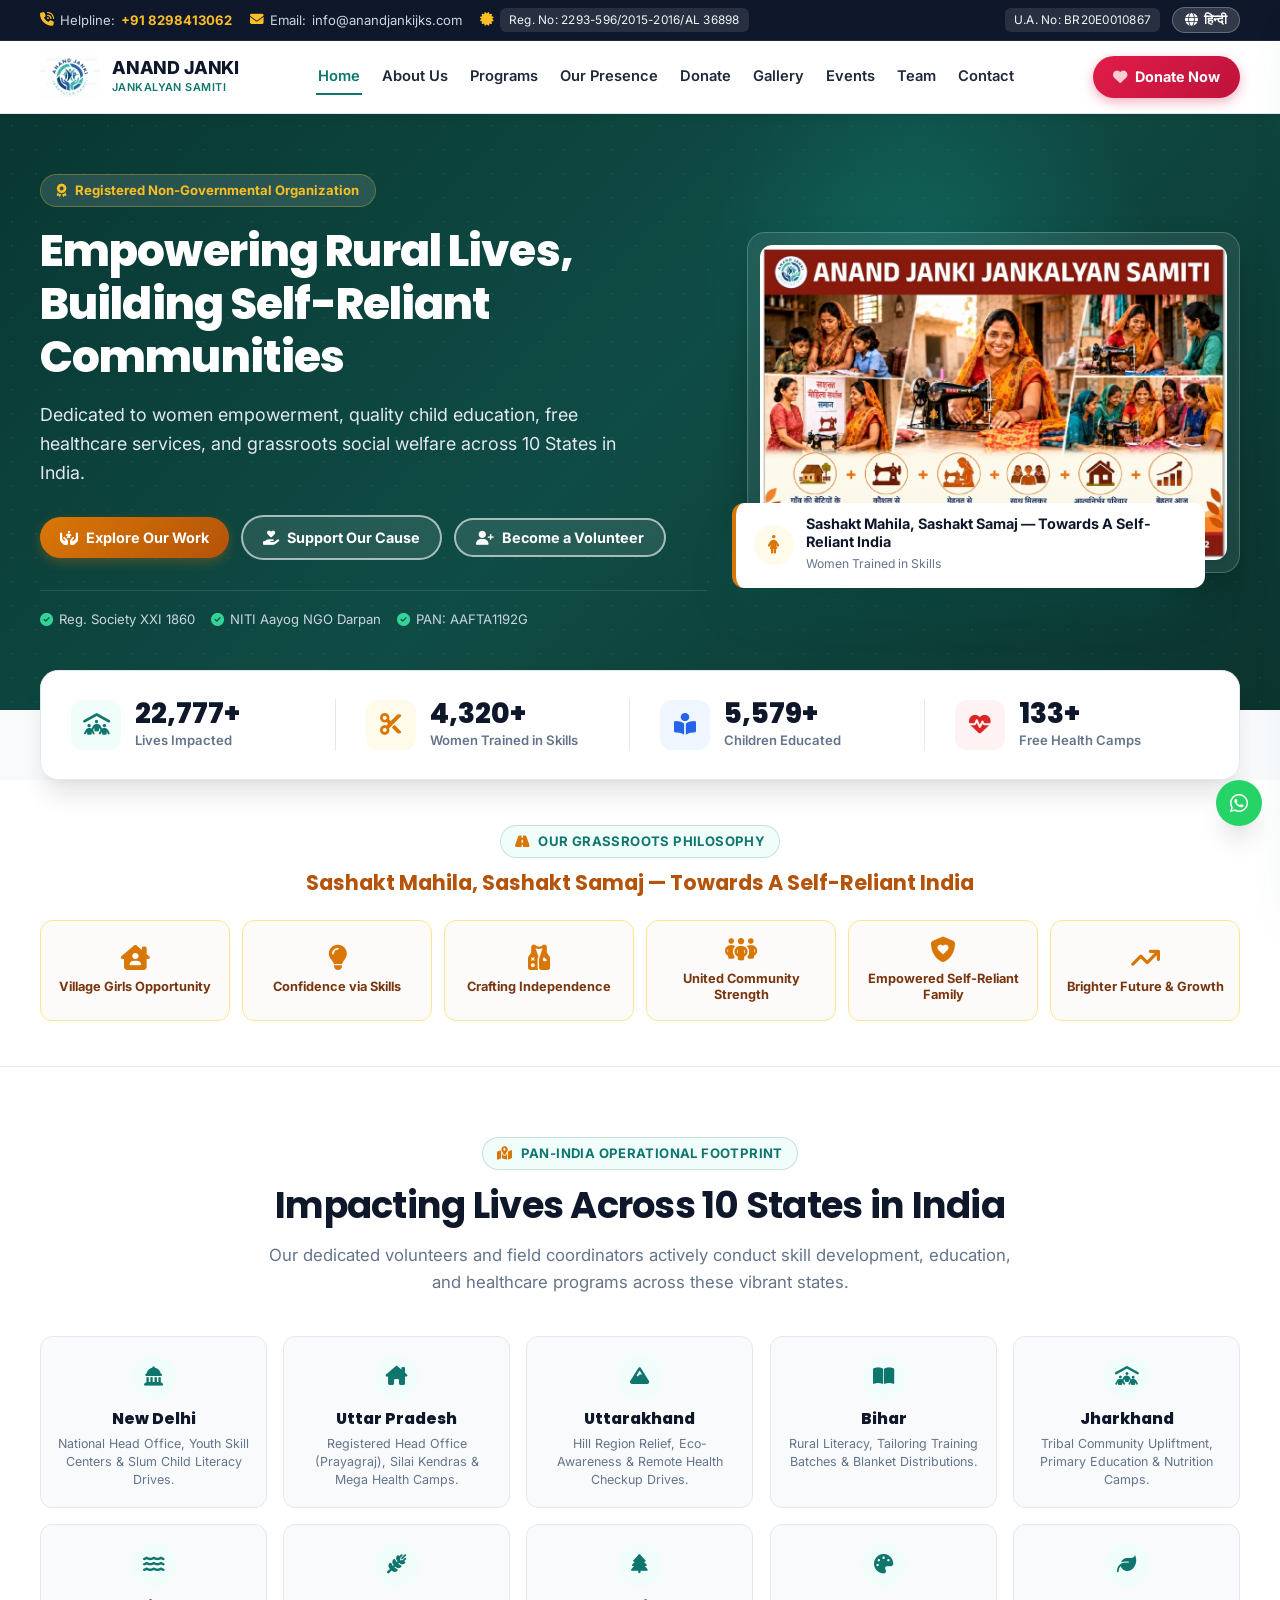
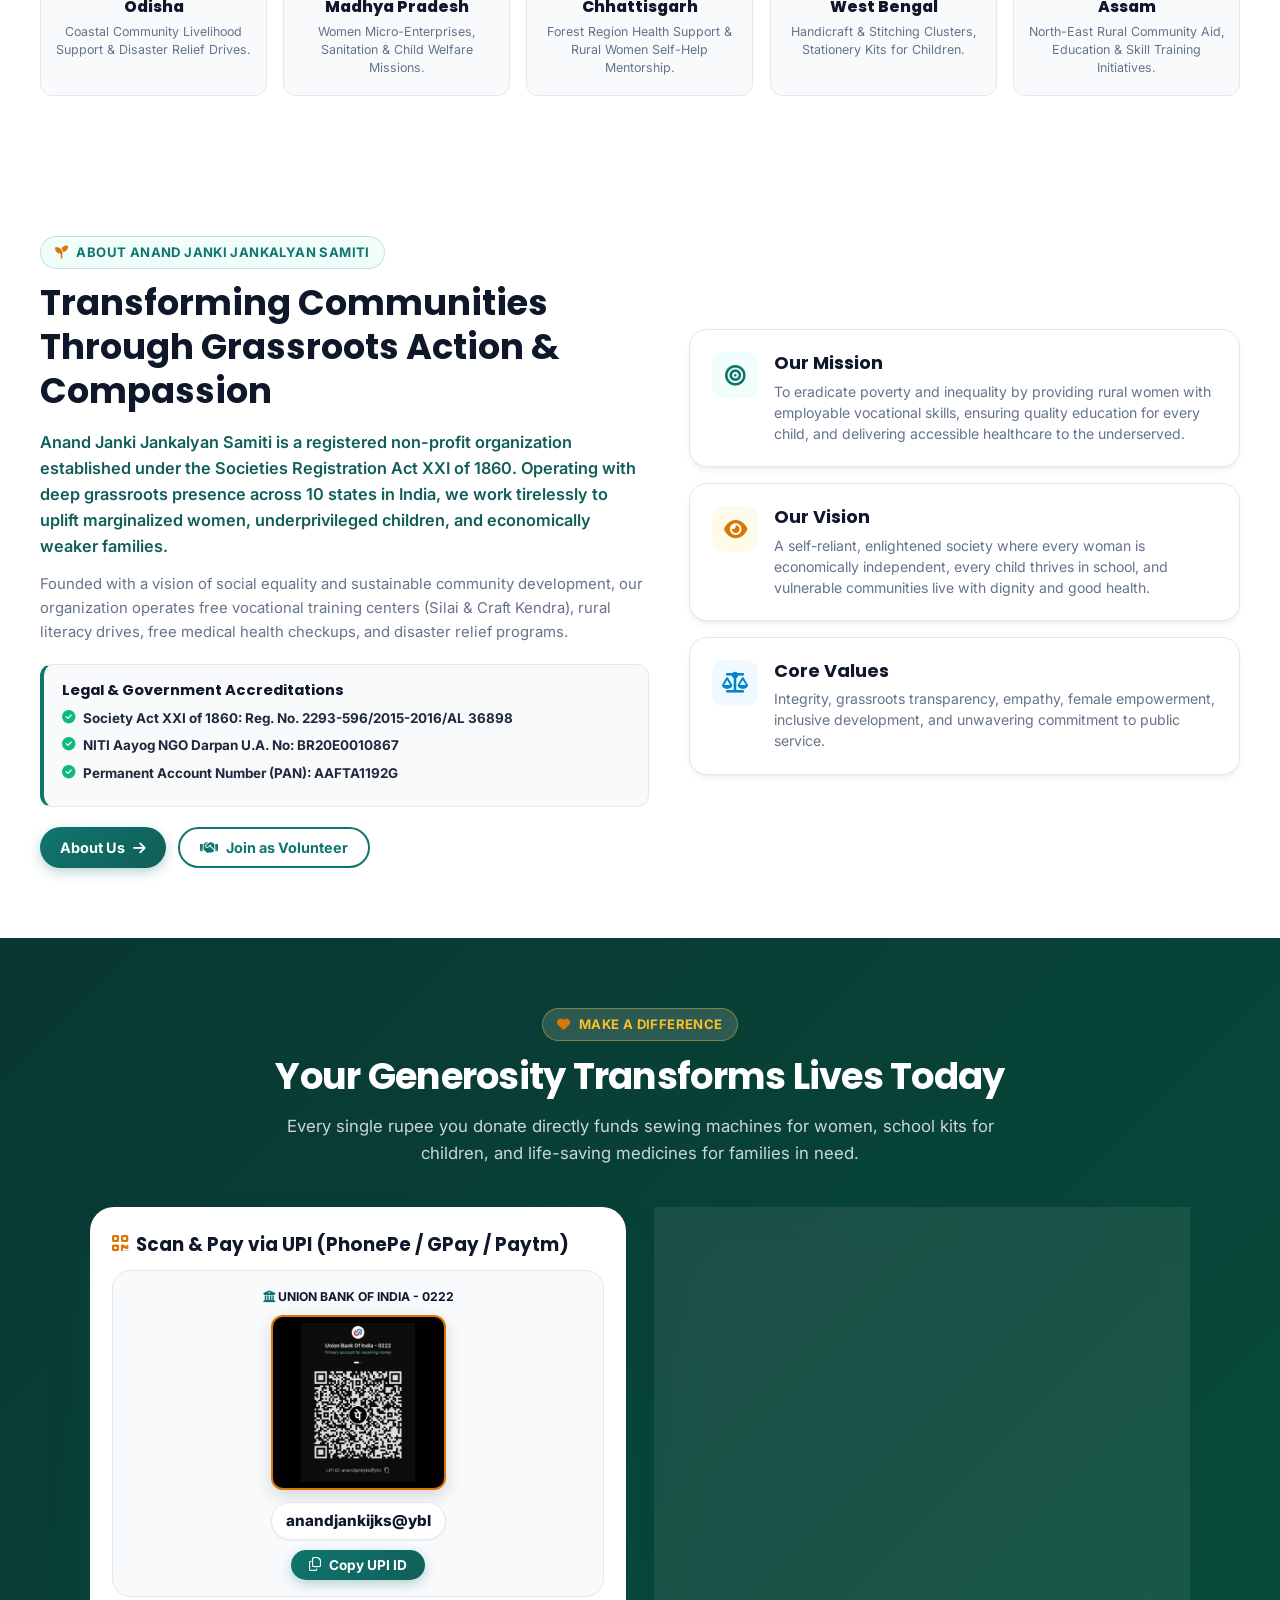
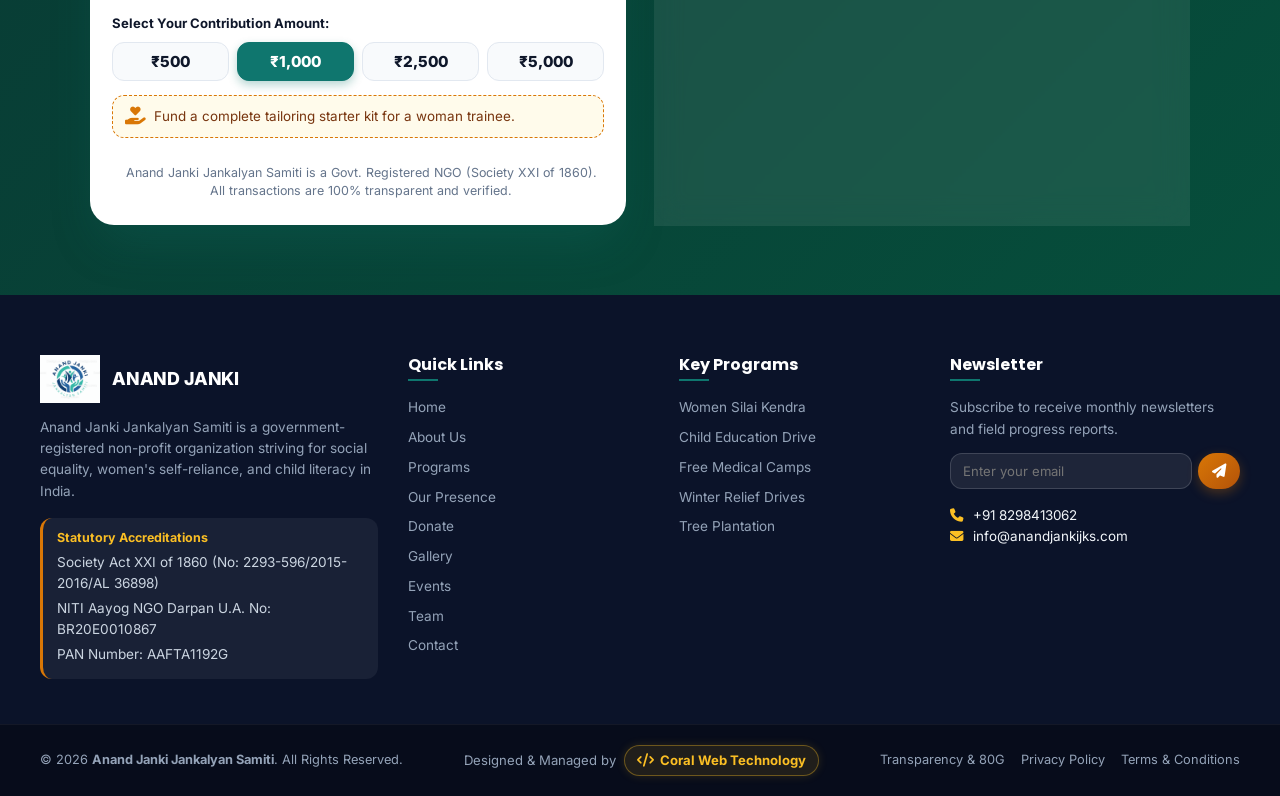
<file: index.html>
<!DOCTYPE html>
<html lang="en">
<head>
  <meta charset="UTF-8">
  <meta name="viewport" content="width=device-width, initial-scale=1.0">
  <title>Anand Janki Jankalyan Samiti | Registered Non-Profit NGO</title>
  
  <!-- SEO Meta Tags -->
  <meta name="description" content="Anand Janki Jankalyan Samiti is a registered Indian NGO dedicated to women empowerment through vocational silai training, free child education, healthcare camps, and rural community development across 10 States.">
  <meta name="keywords" content="Anand Janki Jankalyan Samiti, NGO, Union Bank of India, Women Empowerment, Silai Kendra, Child Education, Free Health Camp, Prayagraj, New Delhi, Bihar, Jharkhand, Odisha, Uttarakhand, Assam, Society Act 1860">
  <meta name="author" content="Anand Janki Jankalyan Samiti">

  <!-- OpenGraph Meta Tags -->
  <meta property="og:title" content="Anand Janki Jankalyan Samiti | Empowering Communities Across 10 States">
  <meta property="og:description" content="Join our mission to empower rural women with vocational skills, educate underprivileged children, and provide accessible healthcare across 10 states in India.">
  <meta property="og:image" content="assets/images/banner.jpg">
  <meta property="og:type" content="website">

  <!-- Fonts & Icons -->
  <link rel="preconnect" href="https://fonts.googleapis.com">
  <link rel="preconnect" href="https://fonts.gstatic.com" crossorigin>
  <link href="https://fonts.googleapis.com/css2?family=Inter:wght@400;500;600;700;800&family=Noto+Sans+Devanagari:wght@400;500;600;700;800&family=Poppins:wght@500;600;700;800&display=swap" rel="stylesheet">
  <link rel="stylesheet" href="https://cdnjs.cloudflare.com/ajax/libs/font-awesome/6.5.1/css/all.min.css">

  <link rel="stylesheet" href="css/animations.css">
  <link rel="stylesheet" href="css/style.css">
  <link rel="icon" type="image/png" href="assets/images/logo.png">
</head>
<body>

  <!-- ================= TOP UTILITY BAR ================= -->
  <aside class="top-bar">
    <div class="container">
      <div class="top-bar-inner">
        <div class="top-bar-info">
          <div class="top-bar-item">
            <i class="fa-solid fa-phone-volume"></i>
            <span data-i18n="topbar.helpline">Helpline:</span>
            <a href="tel:+918298413062" style="font-weight: 700; color: #fbbf24;">+91 8298413062</a>
          </div>
          <div class="top-bar-item d-none-mobile">
            <i class="fa-solid fa-envelope"></i>
            <span data-i18n="topbar.email">Email:</span>
            <a href="mailto:info@anandjankijks.com">info@anandjankijks.com</a>
          </div>
          <div class="top-bar-item d-none-mobile">
            <i class="fa-solid fa-certificate"></i>
            <span class="reg-pill" data-i18n="topbar.regNo">Reg. No: 2293-596/2015-2016/AL 36898</span>
          </div>
        </div>

        <div class="top-bar-actions">
          <span class="reg-pill d-none-mobile" data-i18n="topbar.uaNo">U.A. No: BR20E0010867</span>
          <button id="langSwitchBtn" class="lang-switch-btn" aria-label="Toggle Language English/Hindi" title="Switch Language">
            <i class="fa-solid fa-globe"></i>
            <span data-i18n="topbar.langBtn">हिन्दी</span>
          </button>
        </div>
      </div>
    </div>
  </aside>

  <!-- ================= STICKY HEADER & NAVBAR ================= -->
  <header id="siteHeader" class="site-header">
    <div class="container">
      <div class="header-inner">
        <a href="index.html" class="brand-logo" aria-label="Anand Janki Jankalyan Samiti Homepage">
          <img src="assets/images/logo.png" alt="Anand Janki Jankalyan Samiti Logo" width="48" height="48">
          <div class="brand-text">
            <span class="brand-name">ANAND JANKI</span>
            <span class="brand-sub">JANKALYAN SAMITI</span>
          </div>
        </a>

        <nav class="nav-links" aria-label="Primary Navigation">
          <a href="index.html" class="nav-link active" data-i18n="nav.home">Home</a>
          <a href="about.html" class="nav-link" data-i18n="nav.about">About Us</a>
          <a href="programs.html" class="nav-link" data-i18n="nav.programs">Programs</a>
          <a href="#presence" class="nav-link" data-i18n="nav.presence">Our Presence</a>
          <a href="donate.html" class="nav-link" data-i18n="nav.donate">Donate</a>
          <a href="gallery.html" class="nav-link" data-i18n="nav.gallery">Gallery</a>
          <a href="events.html" class="nav-link" data-i18n="nav.events">Events</a>
          <a href="team.html" class="nav-link" data-i18n="nav.team">Team</a>
          <a href="contact.html" class="nav-link" data-i18n="nav.contact">Contact</a>
        </nav>

        <div class="header-cta-group">
          <a href="donate.html" class="btn btn-donate">
            <i class="fa-solid fa-heart heart-beat"></i>
            <span data-i18n="nav.donateBtn">Donate Now</span>
          </a>
          <button id="mobileToggleBtn" class="mobile-toggle-btn" aria-label="Open Navigation Menu">
            <i class="fa-solid fa-bars-staggered"></i>
          </button>
        </div>
      </div>
    </div>
  </header>

  <!-- ================= MOBILE NAVIGATION DRAWER ================= -->
  <div id="mobileNavOverlay" class="mobile-nav-overlay"></div>
  <aside id="mobileNavDrawer" class="mobile-nav-drawer" aria-label="Mobile Navigation Menu">
    <div class="drawer-header">
      <div class="brand-logo">
        <img src="assets/images/logo.png" alt="Logo" width="38" height="38">
        <span class="brand-name" style="font-size: 0.95rem;">ANAND JANKI</span>
      </div>
      <button id="drawerCloseBtn" class="drawer-close-btn" aria-label="Close Menu">
        <i class="fa-solid fa-xmark"></i>
      </button>
    </div>

    <div class="drawer-links">
      <a href="index.html" class="drawer-link active"><span data-i18n="nav.home">Home</span> <i class="fa-solid fa-chevron-right"></i></a>
      <a href="about.html" class="drawer-link"><span data-i18n="nav.about">About Us</span> <i class="fa-solid fa-chevron-right"></i></a>
      <a href="programs.html" class="drawer-link"><span data-i18n="nav.programs">Programs</span> <i class="fa-solid fa-chevron-right"></i></a>
      <a href="donate.html" class="drawer-link"><span data-i18n="nav.donate">Donate</span> <i class="fa-solid fa-chevron-right"></i></a>
      <a href="gallery.html" class="drawer-link"><span data-i18n="nav.gallery">Gallery</span> <i class="fa-solid fa-chevron-right"></i></a>
      <a href="events.html" class="drawer-link"><span data-i18n="nav.events">Events</span> <i class="fa-solid fa-chevron-right"></i></a>
      <a href="team.html" class="drawer-link"><span data-i18n="nav.team">Team</span> <i class="fa-solid fa-chevron-right"></i></a>
      <a href="contact.html" class="drawer-link"><span data-i18n="nav.contact">Contact</span> <i class="fa-solid fa-chevron-right"></i></a>
    </div>

    <div style="margin-top: auto; display: flex; flex-direction: column; gap: 10px;">
      <button id="langSwitchBtnMobile" class="btn btn-outline" style="width: 100%;">
        <i class="fa-solid fa-globe"></i>
        <span data-i18n="topbar.langBtn">हिन्दी</span>
      </button>
      <a href="donate.html" class="btn btn-donate" style="width: 100%;">
        <i class="fa-solid fa-heart"></i>
        <span data-i18n="nav.donateBtn">Donate Now</span>
      </a>
    </div>
  </aside>

  <!-- ================= 1. HERO SECTION ================= -->
  <section id="home" class="hero-section">
    <div class="hero-pattern-bg"></div>
    <div class="hero-glow"></div>

    <div class="container">
      <div class="hero-grid">
        <div class="hero-content-left reveal-left">
          <div class="hero-badge-tag">
            <i class="fa-solid fa-award"></i>
            <span data-i18n="hero.badge">Registered Non-Governmental Organization</span>
          </div>

          <h1 class="hero-title" data-i18n="hero.title">
            Empowering Rural Lives, Building Self-Reliant Communities
          </h1>

          <p class="hero-subtitle" data-i18n="hero.subtitle">
            Dedicated to women empowerment, quality child education, free healthcare services, and grassroots social welfare across 10 States in India.
          </p>

          <div class="hero-cta-buttons">
            <a href="programs.html" class="btn btn-secondary">
              <i class="fa-solid fa-hands-holding-child"></i>
              <span data-i18n="hero.ctaExplore">Explore Our Work</span>
            </a>
            <a href="donate.html" class="btn btn-outline-white">
              <i class="fa-solid fa-hand-holding-heart"></i>
              <span data-i18n="hero.ctaDonate">Support Our Cause</span>
            </a>
            <button class="btn btn-outline-white open-volunteer-modal">
              <i class="fa-solid fa-user-plus"></i>
              <span data-i18n="hero.ctaVolunteer">Become a Volunteer</span>
            </button>
          </div>

          <div class="hero-trust-row">
            <div class="trust-item">
              <i class="fa-solid fa-circle-check"></i>
              <span>Reg. Society XXI 1860</span>
            </div>
            <div class="trust-item">
              <i class="fa-solid fa-circle-check"></i>
              <span>NITI Aayog NGO Darpan</span>
            </div>
            <div class="trust-item">
              <i class="fa-solid fa-circle-check"></i>
              <span>PAN: AAFTA1192G</span>
            </div>
          </div>
        </div>

        <div class="hero-card-showcase reveal-right">
          <div class="hero-main-card">
            <div class="hero-img-wrap">
              <img src="assets/images/banner.jpg" alt="Anand Janki Jankalyan Samiti Women Empowerment & Silai Kendra Banner">
            </div>
          </div>

          <div class="hero-floating-card">
            <div class="floating-icon">
              <i class="fa-solid fa-person-dress"></i>
            </div>
            <div class="floating-text">
              <strong data-i18n="banner.title">Sashakt Mahila, Sashakt Samaj</strong>
              <span data-i18n="hero.stat2.label">Women Trained in Skills</span>
            </div>
          </div>
        </div>
      </div>
    </div>
  </section>

  <!-- ================= QUICK STATS COUNTER STRIP ================= -->
  <section id="statsCounterSection" class="container">
    <div class="stats-strip reveal">
      <div class="stats-grid">
        <div class="stat-item">
          <div class="stat-icon">
            <i class="fa-solid fa-people-roof"></i>
          </div>
          <div class="stat-content">
            <div class="stat-number counter-val" data-target="25000" data-suffix="+">25,000+</div>
            <div class="stat-label" data-i18n="hero.stat1.label">Lives Impacted</div>
          </div>
        </div>

        <div class="stat-item">
          <div class="stat-icon" style="background: var(--secondary-soft); color: var(--secondary);">
            <i class="fa-solid fa-scissors"></i>
          </div>
          <div class="stat-content">
            <div class="stat-number counter-val" data-target="4800" data-suffix="+">4,800+</div>
            <div class="stat-label" data-i18n="hero.stat2.label">Women Trained in Skills</div>
          </div>
        </div>

        <div class="stat-item">
          <div class="stat-icon" style="background: #eff6ff; color: #2563eb;">
            <i class="fa-solid fa-book-open-reader"></i>
          </div>
          <div class="stat-content">
            <div class="stat-number counter-val" data-target="6200" data-suffix="+">6,200+</div>
            <div class="stat-label" data-i18n="hero.stat3.label">Children Educated</div>
          </div>
        </div>

        <div class="stat-item">
          <div class="stat-icon" style="background: #fef2f2; color: #dc2626;">
            <i class="fa-solid fa-heart-pulse"></i>
          </div>
          <div class="stat-content">
            <div class="stat-number counter-val" data-target="150" data-suffix="+">150+</div>
            <div class="stat-label" data-i18n="hero.stat4.label">Free Health Camps</div>
          </div>
        </div>
      </div>
    </div>
  </section>

  <!-- ================= 6-PILLAR PROGRESSION BANNER STRIP ================= -->
  <section class="progression-section">
    <div class="container">
      <div class="progression-header reveal">
        <span class="section-badge"><i class="fa-solid fa-road"></i> Our Grassroots Philosophy</span>
        <h3 data-i18n="banner.title">सशक्त महिला, सशक्त समाज — आत्मनिर्भर भारत की ओर कदम</h3>
      </div>

      <div class="progression-steps">
        <div class="step-card reveal delay-100">
          <i class="fa-solid fa-house-chimney-user step-icon"></i>
          <span class="step-text" data-i18n="banner.step1">गाँव की बेटियों के लिए बेहतर अवसर</span>
        </div>
        <div class="step-card reveal delay-200">
          <i class="fa-solid fa-lightbulb step-icon"></i>
          <span class="step-text" data-i18n="banner.step2">कौशल से नया आत्मविश्वास</span>
        </div>
        <div class="step-card reveal delay-300">
          <i class="fa-solid fa-vest-patches step-icon"></i>
          <span class="step-text" data-i18n="banner.step3">मेहनत से हुनर का विकास</span>
        </div>
        <div class="step-card reveal delay-400">
          <i class="fa-solid fa-people-group step-icon"></i>
          <span class="step-text" data-i18n="banner.step4">साथ मिलकर बढ़ती ताकत</span>
        </div>
        <div class="step-card reveal delay-500">
          <i class="fa-solid fa-shield-heart step-icon"></i>
          <span class="step-text" data-i18n="banner.step5">आत्मनिर्भर परिवार और सशक्त समाज</span>
        </div>
        <div class="step-card reveal">
          <i class="fa-solid fa-arrow-trend-up step-icon"></i>
          <span class="step-text" data-i18n="banner.step6">बेहतर आज और उज्ज्वल कल</span>
        </div>
      </div>
    </div>
  </section>

  <!-- ================= PAN-INDIA 10-STATE PRESENCE SECTION ================= -->
  <section id="presence" class="presence-section section-padding">
    <div class="container">
      <div class="section-header reveal">
        <span class="section-badge">
          <i class="fa-solid fa-map-location-dot"></i>
          <span data-i18n="presence.badge">Pan-India Operational Footprint</span>
        </span>
        <h2 class="section-title" data-i18n="presence.title">Impacting Lives Across 10 States in India</h2>
        <p class="section-subtitle" data-i18n="presence.subtitle">
          Our dedicated volunteers and field coordinators actively conduct skill development, education, and healthcare programs across these vibrant states.
        </p>
      </div>

      <div class="presence-grid">
        <!-- 1. New Delhi -->
        <div class="state-card reveal delay-100">
          <div class="state-icon-box"><i class="fa-solid fa-landmark-dome"></i></div>
          <h4 class="state-title" data-i18n="presence.state1.name">New Delhi</h4>
          <p class="state-desc" data-i18n="presence.state1.desc">National Head Office, Youth Skill Centers & Slum Child Literacy Drives.</p>
        </div>

        <!-- 2. Uttar Pradesh -->
        <div class="state-card reveal delay-200">
          <div class="state-icon-box"><i class="fa-solid fa-house-chimney"></i></div>
          <h4 class="state-title" data-i18n="presence.state2.name">Uttar Pradesh</h4>
          <p class="state-desc" data-i18n="presence.state2.desc">Registered Head Office (Prayagraj), Silai Kendras & Mega Health Camps.</p>
        </div>

        <!-- 3. Uttarakhand -->
        <div class="state-card reveal delay-300">
          <div class="state-icon-box"><i class="fa-solid fa-mountain"></i></div>
          <h4 class="state-title" data-i18n="presence.state3.name">Uttarakhand</h4>
          <p class="state-desc" data-i18n="presence.state3.desc">Hill Region Relief, Eco-Awareness & Remote Health Checkup Drives.</p>
        </div>

        <!-- 4. Bihar -->
        <div class="state-card reveal delay-400">
          <div class="state-icon-box"><i class="fa-solid fa-book-open"></i></div>
          <h4 class="state-title" data-i18n="presence.state4.name">Bihar</h4>
          <p class="state-desc" data-i18n="presence.state4.desc">Rural Literacy, Tailoring Training Batches & Blanket Distributions.</p>
        </div>

        <!-- 5. Jharkhand -->
        <div class="state-card reveal delay-500">
          <div class="state-icon-box"><i class="fa-solid fa-people-roof"></i></div>
          <h4 class="state-title" data-i18n="presence.state5.name">Jharkhand</h4>
          <p class="state-desc" data-i18n="presence.state5.desc">Tribal Community Upliftment, Primary Education & Nutrition Camps.</p>
        </div>

        <!-- 6. Odisha -->
        <div class="state-card reveal delay-100">
          <div class="state-icon-box"><i class="fa-solid fa-water"></i></div>
          <h4 class="state-title" data-i18n="presence.state6.name">Odisha</h4>
          <p class="state-desc" data-i18n="presence.state6.desc">Coastal Community Livelihood Support & Disaster Relief Drives.</p>
        </div>

        <!-- 7. Madhya Pradesh -->
        <div class="state-card reveal delay-200">
          <div class="state-icon-box"><i class="fa-solid fa-wheat-awn"></i></div>
          <h4 class="state-title" data-i18n="presence.state7.name">Madhya Pradesh</h4>
          <p class="state-desc" data-i18n="presence.state7.desc">Women Micro-Enterprises, Sanitation & Child Welfare Missions.</p>
        </div>

        <!-- 8. Chhattisgarh -->
        <div class="state-card reveal delay-300">
          <div class="state-icon-box"><i class="fa-solid fa-tree"></i></div>
          <h4 class="state-title" data-i18n="presence.state8.name">Chhattisgarh</h4>
          <p class="state-desc" data-i18n="presence.state8.desc">Forest Region Health Support & Rural Women Self-Help Mentorship.</p>
        </div>

        <!-- 9. West Bengal -->
        <div class="state-card reveal delay-400">
          <div class="state-icon-box"><i class="fa-solid fa-palette"></i></div>
          <h4 class="state-title" data-i18n="presence.state9.name">West Bengal</h4>
          <p class="state-desc" data-i18n="presence.state9.desc">Handicraft & Stitching Clusters, Stationery Kits for Children.</p>
        </div>

        <!-- 10. Assam -->
        <div class="state-card reveal delay-500">
          <div class="state-icon-box"><i class="fa-solid fa-leaf"></i></div>
          <h4 class="state-title" data-i18n="presence.state10.name">Assam</h4>
          <p class="state-desc" data-i18n="presence.state10.desc">North-East Rural Community Aid, Education & Skill Training Initiatives.</p>
        </div>
      </div>
    </div>
  </section>

  <!-- ================= ABOUT US PREVIEW ================= -->
  <section class="about-section section-padding">
    <div class="container">
      <div class="about-grid">
        <div class="about-content-left reveal-left">
          <span class="section-badge">
            <i class="fa-solid fa-seedling"></i>
            <span data-i18n="about.badge">About Anand Janki Jankalyan Samiti</span>
          </span>

          <h2 data-i18n="about.title">Transforming Communities Through Grassroots Action & Compassion</h2>

          <p class="about-lead" data-i18n="about.lead">
            Anand Janki Jankalyan Samiti is a registered non-profit organization established under the Societies Registration Act XXI of 1860. Operating with deep grassroots presence across 10 states in India, we work tirelessly to uplift marginalized women, underprivileged children, and economically weaker families.
          </p>

          <p class="about-text" data-i18n="about.p1">
            Founded with a vision of social equality and sustainable community development, our organization operates free vocational training centers (Silai & Craft Kendra), rural literacy drives, free medical health checkups, and disaster relief programs.
          </p>

          <div class="legal-badges-box">
            <h4 data-i18n="about.regTitle"><i class="fa-solid fa-file-circle-check"></i> Legal & Government Accreditations</h4>
            <div class="legal-item">
              <i class="fa-solid fa-circle-check"></i>
              <strong data-i18n="about.reg1">Society Act XXI of 1860: Reg. No. 2293-596/2015-2016/AL 36898</strong>
            </div>
            <div class="legal-item">
              <i class="fa-solid fa-circle-check"></i>
              <strong data-i18n="about.reg2">NITI Aayog NGO Darpan U.A. No: BR20E0010867</strong>
            </div>
            <div class="legal-item">
              <i class="fa-solid fa-circle-check"></i>
              <strong data-i18n="about.reg3">Permanent Account Number (PAN): AAFTA1192G</strong>
            </div>
          </div>

          <div style="display: flex; gap: 12px; margin-top: 20px; flex-wrap: wrap;">
            <a href="about.html" class="btn btn-primary">
              <span data-i18n="nav.about">Learn More About Us</span> <i class="fa-solid fa-arrow-right"></i>
            </a>
            <button class="btn btn-outline open-volunteer-modal">
              <i class="fa-solid fa-handshake"></i>
              <span data-i18n="nav.volunteerBtn">Join as Volunteer</span>
            </button>
          </div>
        </div>

        <div class="about-cards-right reveal-right">
          <div class="about-card">
            <div class="about-card-icon">
              <i class="fa-solid fa-bullseye"></i>
            </div>
            <div class="about-card-body">
              <h3 data-i18n="about.card1.title">Our Mission</h3>
              <p data-i18n="about.card1.desc">
                To eradicate poverty and inequality by providing rural women with employable vocational skills, ensuring quality education for every child, and delivering accessible healthcare.
              </p>
            </div>
          </div>

          <div class="about-card">
            <div class="about-card-icon">
              <i class="fa-solid fa-eye"></i>
            </div>
            <div class="about-card-body">
              <h3 data-i18n="about.card2.title">Our Vision</h3>
              <p data-i18n="about.card2.desc">
                A self-reliant, enlightened society where every woman is economically independent, every child thrives in school, and vulnerable communities live with dignity.
              </p>
            </div>
          </div>

          <div class="about-card">
            <div class="about-card-icon">
              <i class="fa-solid fa-scale-balanced"></i>
            </div>
            <div class="about-card-body">
              <h3 data-i18n="about.card3.title">Core Values</h3>
              <p data-i18n="about.card3.desc">
                Integrity, grassroots transparency, empathy, female empowerment, inclusive development, and unwavering commitment to public service.
              </p>
            </div>
          </div>
        </div>
      </div>
    </div>
  </section>

  <!-- ================= DONATION & UNION BANK SECTION WITH OFFICIAL QR ================= -->
  <section class="donate-section section-padding">
    <div class="container">
      <div class="section-header reveal">
        <span class="section-badge" style="background: rgba(255,255,255,0.15); color: #fbbf24; border-color: rgba(251,191,36,0.4);">
          <i class="fa-solid fa-heart"></i>
          <span data-i18n="donate.badge">Make A Difference</span>
        </span>
        <h2 class="section-title" data-i18n="donate.title">Your Generosity Transforms Lives Today</h2>
        <p class="section-subtitle" data-i18n="donate.subtitle">
          Every single rupee you donate directly funds sewing machines for women, school kits for children, and life-saving medicines for families in need.
        </p>
      </div>

      <div class="donate-grid">
        <!-- Left Card: Direct UPI & Official PhonePe QR -->
        <div class="donation-interactive-card reveal-left">
          <div>
            <h3><i class="fa-solid fa-qrcode"></i> <span data-i18n="donate.upiTitle">Scan & Pay via UPI App</span></h3>
            
            <div class="qr-scan-wrapper">
              <div style="font-size: 0.76rem; font-weight: 700; color: var(--navy); margin-bottom: 8px;">
                <i class="fa-solid fa-building-columns" style="color: var(--primary);"></i> UNION BANK OF INDIA - 0222
              </div>
              <div class="qr-image-container">
                <img src="assets/images/qr-code.png" alt="Union Bank PhonePe QR Code - Anand Janki Jankalyan Samiti">
              </div>
              <div class="upi-id-badge">anandjankijks@ybl</div>
              <div>
                <button class="btn btn-primary btn-copy-upi" style="padding: 7px 18px; font-size: 0.85rem;">
                  <i class="fa-regular fa-copy"></i> <span data-i18n="donate.copyUpi">Copy UPI ID</span>
                </button>
              </div>
            </div>

            <div style="margin-top: 14px;">
              <label style="font-size: 0.82rem; font-weight: 700; color: var(--navy); display: block; margin-bottom: 8px;" data-i18n="donate.chooseAmount">Quick Contribution Amount:</label>
              <div class="amount-selector-grid">
                <button class="amount-btn" data-amount="500">₹500</button>
                <button class="amount-btn active" data-amount="1000">₹1,000</button>
                <button class="amount-btn" data-amount="2500">₹2,500</button>
                <button class="amount-btn" data-amount="5000">₹5,000</button>
              </div>

              <div class="amount-description-box">
                <i class="fa-solid fa-hand-holding-heart"></i>
                <span id="donationImpactDesc">Fund a complete tailoring starter kit for a woman trainee.</span>
              </div>
            </div>
          </div>

          <div class="tax-badge-note">
            <i class="fa-solid fa-shield-check"></i>
            <span data-i18n="donate.taxNote">
              Anand Janki Jankalyan Samiti is a Govt. Registered NGO (Society XXI of 1860). All transactions are 100% transparent and verified.
            </span>
          </div>
        </div>

        <!-- Right Card: Direct Bank Account Transfer -->
        <div class="donation-bank-info-card reveal-right">
          <div>
            <div class="bank-card-section">
              <h4 data-i18n="donate.bankTitle"><i class="fa-solid fa-building-columns"></i> Direct Bank Account Details</h4>
              <ul class="bank-details-list">
                <li><strong data-i18n="donate.bankName">Bank Name: UNION BANK OF INDIA</strong></li>
                <li><strong data-i18n="donate.accName">Account Name: Anand Janki Jankalyan Samiti</strong></li>
                <li><span data-i18n="donate.accNo">Account Number: 195721010000222</span></li>
                <li><span data-i18n="donate.ifsc">IFSC Code: UBIN0919578</span></li>
                <li><span data-i18n="donate.branch">Branch: Primary Operational Account</span></li>
              </ul>

              <button class="copy-btn btn-copy-bank" style="width: 100%; margin-top: 12px; padding: 10px; font-size: 0.84rem;">
                <i class="fa-regular fa-copy"></i>
                <span data-i18n="donate.copyAcc">Copy All Bank Details</span>
              </button>
            </div>

            <div class="receipt-note-box">
              <h5><i class="fa-solid fa-envelope-circle-check"></i> Instant Receipt Confirmation:</h5>
              <p>
                Please WhatsApp your payment transaction screenshot along with your Full Name and City to <strong>+91 8298413062</strong> or email to <strong>info@anandjankijks.com</strong> for immediate acknowledgment.
              </p>
            </div>
          </div>

          <div style="margin-top: 16px; text-align: center;">
            <a href="https://wa.me/918298413062?text=Hello%20Anand%20Janki%20Jankalyan%20Samiti,%20I%20have%20made%20a%20donation" target="_blank" class="btn btn-secondary" style="width: 100%; padding: 11px;">
              <i class="fa-brands fa-whatsapp"></i> Send Receipt on WhatsApp
            </a>
          </div>
        </div>
      </div>
    </div>
  </section>

  <!-- ================= FOOTER ================= -->
  <footer class="site-footer">
    <div class="container">
      <div class="footer-grid">
        <div class="footer-brand">
          <div class="brand-logo" style="margin-bottom: 14px;">
            <img src="assets/images/logo.png" alt="Logo" width="44" height="44">
            <span class="brand-name" style="color: #ffffff;">ANAND JANKI</span>
          </div>
          <p data-i18n="footer.desc">
            Anand Janki Jankalyan Samiti is a government-registered non-profit organization striving for social equality, women's self-reliance, and child literacy in India.
          </p>
          <div class="footer-legal-tag">
            <strong style="color: #fbbf24; display: block; margin-bottom: 4px;" data-i18n="footer.regInfoTitle">Statutory Accreditations</strong>
            <p data-i18n="footer.reg1">Society Act XXI of 1860 (No: 2293-596/2015-2016/AL 36898)</p>
            <p data-i18n="footer.reg2">NITI Aayog NGO Darpan U.A. No: BR20E0010867</p>
            <p data-i18n="footer.reg3">PAN Number: AAFTA1192G</p>
          </div>
        </div>

        <div class="footer-column">
          <h4 data-i18n="footer.quickLinks">Quick Links</h4>
          <div class="footer-links">
            <a href="index.html" data-i18n="nav.home">Home</a>
            <a href="about.html" data-i18n="nav.about">About Us</a>
            <a href="programs.html" data-i18n="nav.programs">Our Programs</a>
            <a href="#presence" data-i18n="nav.presence">Our Presence</a>
            <a href="donate.html" data-i18n="nav.donate">Donate</a>
            <a href="gallery.html" data-i18n="nav.gallery">Photo Gallery</a>
            <a href="events.html" data-i18n="nav.events">Events & Updates</a>
            <a href="team.html" data-i18n="nav.team">Leadership</a>
            <a href="contact.html" data-i18n="nav.contact">Contact Us</a>
          </div>
        </div>

        <div class="footer-column">
          <h4 data-i18n="footer.programs">Key Programs</h4>
          <div class="footer-links">
            <a href="programs.html" data-i18n="footer.silai">Women Silai Kendra</a>
            <a href="programs.html" data-i18n="footer.vidya">Child Education Drive</a>
            <a href="programs.html" data-i18n="footer.health">Free Medical Camps</a>
            <a href="programs.html" data-i18n="footer.blanket">Winter Relief Drives</a>
            <a href="programs.html" data-i18n="footer.green">Tree Plantation</a>
          </div>
        </div>

        <div class="footer-column">
          <h4 data-i18n="footer.newsletterTitle">Newsletter</h4>
          <p style="font-size: 0.85rem; margin-bottom: 12px;" data-i18n="footer.newsletterDesc">
            Subscribe to receive monthly newsletters and field progress reports.
          </p>
          <form id="newsletterForm" class="newsletter-form">
            <input type="email" placeholder="Enter your email" data-i18n-placeholder="footer.newsletterPlh" required>
            <button type="submit" class="btn btn-secondary" style="padding: 9px 14px;">
              <i class="fa-solid fa-paper-plane"></i>
            </button>
          </form>
          <div style="margin-top: 16px;">
            <p style="color: #f1f5f9; font-size: 0.84rem;"><i class="fa-solid fa-phone" style="color: #fbbf24; margin-right: 6px;"></i> +91 8298413062</p>
            <p style="color: #f1f5f9; font-size: 0.84rem;"><i class="fa-solid fa-envelope" style="color: #fbbf24; margin-right: 6px;"></i> info@anandjankijks.com</p>
          </div>
        </div>
      </div>
    </div>

    <div class="footer-bottom">
      <div class="container">
        <div class="footer-bottom-inner">
          <div>
            &copy; 2026 <strong>Anand Janki Jankalyan Samiti</strong>. <span data-i18n="footer.rights">All Rights Reserved.</span>
          </div>
          <div class="developer-credit">
            <span data-i18n="footer.creditBy">Designed & Managed by</span>
            <a href="https://coralwebtechnology.com/" target="_blank" rel="noopener noreferrer" class="credit-highlight" title="Coral Web Technology - Web Development & Digital Solutions">
              <i class="fa-solid fa-code"></i> Coral Web Technology
            </a>
          </div>
          <div class="footer-bottom-links">
            <a href="about.html" data-i18n="footer.transparency">Transparency & 80G</a>
            <a href="contact.html" data-i18n="footer.privacy">Privacy Policy</a>
            <a href="contact.html" data-i18n="footer.terms">Terms & Conditions</a>
          </div>
        </div>
      </div>
    </div>
  </footer>

  <!-- Floating Actions -->
  <div class="floating-actions-container">
    <a href="https://wa.me/918298413062?text=Hello%20Anand%20Janki%20Jankalyan%20Samiti" target="_blank" class="floating-btn floating-whatsapp" title="Chat on WhatsApp">
      <i class="fa-brands fa-whatsapp"></i>
    </a>
    <a href="#home" id="backToTopBtn" class="floating-btn back-to-top-btn" title="Back to top">
      <i class="fa-solid fa-arrow-up"></i>
    </a>
  </div>

  <!-- Modal: Volunteer -->
  <div id="volunteerModal" class="modal-overlay">
    <div class="modal-container">
      <div class="modal-header">
        <div>
          <h3 data-i18n="modal.volTitle">Join Anand Janki Jankalyan Samiti as Volunteer</h3>
          <p data-i18n="modal.volSubtitle">Share your skills and time to empower communities. Fill in your details below:</p>
        </div>
        <button id="closeVolunteerModal" class="modal-close-btn" aria-label="Close Modal"><i class="fa-solid fa-xmark"></i></button>
      </div>
      <div class="modal-body">
        <form id="volunteerForm">
          <div class="form-group">
            <label class="form-label" data-i18n="modal.volName">Full Name *</label>
            <input type="text" class="form-control" required placeholder="Your full name">
          </div>
          <div class="form-row">
            <div class="form-group">
              <label class="form-label" data-i18n="modal.volPhone">Mobile / WhatsApp *</label>
              <input type="tel" class="form-control" required placeholder="+91 8298413062">
            </div>
            <div class="form-group">
              <label class="form-label" data-i18n="modal.volEmail">Email Address</label>
              <input type="email" class="form-control" placeholder="you@domain.com">
            </div>
          </div>
          <div class="form-group">
            <label class="form-label" data-i18n="modal.volCity">City / Location *</label>
            <input type="text" class="form-control" required placeholder="e.g. Allahabad / Prayagraj / New Delhi">
          </div>
          <div class="form-group">
            <label class="form-label" data-i18n="modal.volArea">Area of Interest *</label>
            <select class="form-control" required>
              <option value="education" data-i18n="modal.volArea1">Teaching / Child Education</option>
              <option value="women" data-i18n="modal.volArea2">Women Vocational & Tailoring Mentor</option>
              <option value="medical" data-i18n="modal.volArea3">Health Camp & Medical Support</option>
              <option value="media" data-i18n="modal.volArea4">Social Media, Content & Photography</option>
              <option value="events" data-i18n="modal.volArea5">Field Event & Relief Coordinator</option>
            </select>
          </div>
          <div class="form-group">
            <label class="form-label" data-i18n="modal.volTime">Availability *</label>
            <select class="form-control" required>
              <option value="weekends" data-i18n="modal.volTime1">Weekends Only</option>
              <option value="weekdays" data-i18n="modal.volTime2">Weekdays (Part Time)</option>
              <option value="fulltime" data-i18n="modal.volTime3">Full Time Volunteer</option>
            </select>
          </div>
          <button type="submit" class="btn btn-secondary" style="width: 100%; margin-top: 8px;">
            <i class="fa-solid fa-paper-plane"></i>
            <span data-i18n="modal.volSubmit">Submit Volunteer Application</span>
          </button>
        </form>
      </div>
    </div>
  </div>

  <script src="js/translations.js"></script>
  <script src="js/main.js"></script>
</body>
</html>
</file>
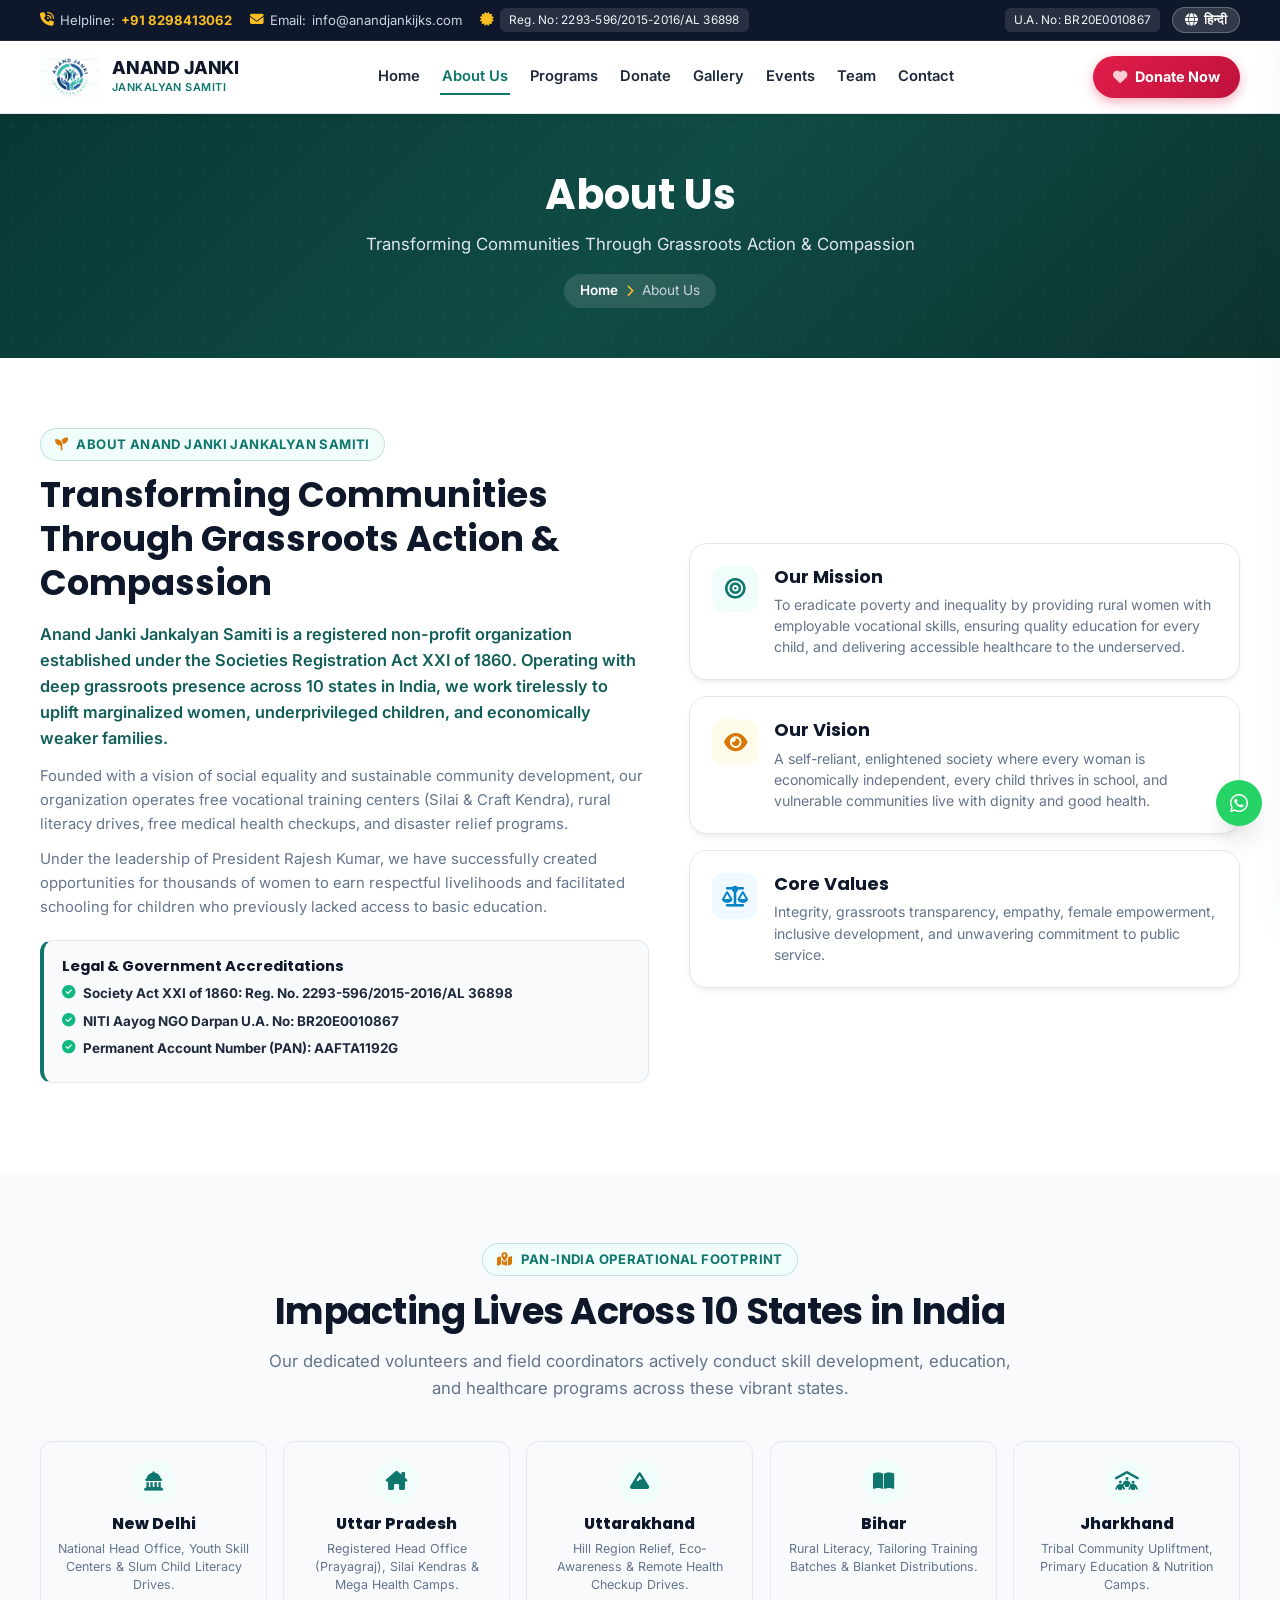
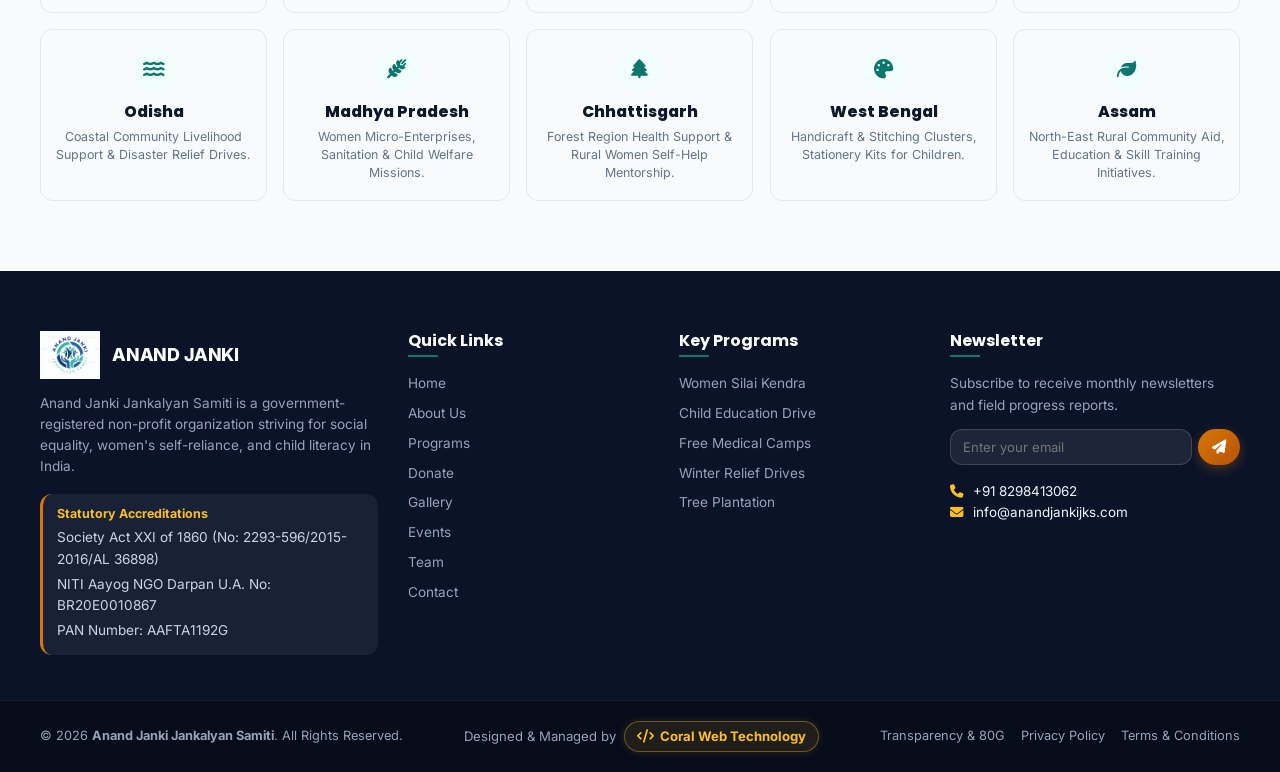
<file: about.html>
<!DOCTYPE html>
<html lang="en">
<head>
  <meta charset="UTF-8">
  <meta name="viewport" content="width=device-width, initial-scale=1.0">
  <title>About Us | Anand Janki Jankalyan Samiti</title>
  
  <meta name="description" content="Learn about Anand Janki Jankalyan Samiti, our history, mission, vision, core values, 10-state pan-India presence, and legal registrations under Society XXI of 1860.">
  
  <!-- Fonts & Icons -->
  <link rel="preconnect" href="https://fonts.googleapis.com">
  <link rel="preconnect" href="https://fonts.gstatic.com" crossorigin>
  <link href="https://fonts.googleapis.com/css2?family=Inter:wght@400;500;600;700;800&family=Noto+Sans+Devanagari:wght@400;500;600;700;800&family=Poppins:wght@500;600;700;800&display=swap" rel="stylesheet">
  <link rel="stylesheet" href="https://cdnjs.cloudflare.com/ajax/libs/font-awesome/6.5.1/css/all.min.css">

  <link rel="stylesheet" href="css/animations.css">
  <link rel="stylesheet" href="css/style.css">
  <link rel="icon" type="image/png" href="assets/images/logo.png">
</head>
<body>

  <!-- ================= TOP UTILITY BAR ================= -->
  <aside class="top-bar">
    <div class="container">
      <div class="top-bar-inner">
        <div class="top-bar-info">
          <div class="top-bar-item">
            <i class="fa-solid fa-phone-volume"></i>
            <span data-i18n="topbar.helpline">Helpline:</span>
            <a href="tel:+918298413062" style="font-weight: 700; color: #fbbf24;">+91 8298413062</a>
          </div>
          <div class="top-bar-item d-none-mobile">
            <i class="fa-solid fa-envelope"></i>
            <span data-i18n="topbar.email">Email:</span>
            <a href="mailto:info@anandjankijks.com">info@anandjankijks.com</a>
          </div>
          <div class="top-bar-item d-none-mobile">
            <i class="fa-solid fa-certificate"></i>
            <span class="reg-pill" data-i18n="topbar.regNo">Reg. No: 2293-596/2015-2016/AL 36898</span>
          </div>
        </div>

        <div class="top-bar-actions">
          <span class="reg-pill d-none-mobile" data-i18n="topbar.uaNo">U.A. No: BR20E0010867</span>
          <button id="langSwitchBtn" class="lang-switch-btn" aria-label="Toggle Language English/Hindi">
            <i class="fa-solid fa-globe"></i>
            <span data-i18n="topbar.langBtn">हिन्दी</span>
          </button>
        </div>
      </div>
    </div>
  </aside>

  <!-- ================= STICKY HEADER & NAVBAR ================= -->
  <header id="siteHeader" class="site-header">
    <div class="container">
      <div class="header-inner">
        <a href="index.html" class="brand-logo">
          <img src="assets/images/logo.png" alt="Logo" width="48" height="48">
          <div class="brand-text">
            <span class="brand-name">ANAND JANKI</span>
            <span class="brand-sub">JANKALYAN SAMITI</span>
          </div>
        </a>

        <nav class="nav-links" aria-label="Primary Navigation">
          <a href="index.html" class="nav-link" data-i18n="nav.home">Home</a>
          <a href="about.html" class="nav-link active" data-i18n="nav.about">About Us</a>
          <a href="programs.html" class="nav-link" data-i18n="nav.programs">Programs</a>
          <a href="donate.html" class="nav-link" data-i18n="nav.donate">Donate</a>
          <a href="gallery.html" class="nav-link" data-i18n="nav.gallery">Gallery</a>
          <a href="events.html" class="nav-link" data-i18n="nav.events">Events</a>
          <a href="team.html" class="nav-link" data-i18n="nav.team">Team</a>
          <a href="contact.html" class="nav-link" data-i18n="nav.contact">Contact</a>
        </nav>

        <div class="header-cta-group">
          <a href="donate.html" class="btn btn-donate">
            <i class="fa-solid fa-heart heart-beat"></i>
            <span data-i18n="nav.donateBtn">Donate Now</span>
          </a>
          <button id="mobileToggleBtn" class="mobile-toggle-btn" aria-label="Open Navigation Menu">
            <i class="fa-solid fa-bars-staggered"></i>
          </button>
        </div>
      </div>
    </div>
  </header>

  <!-- ================= MOBILE NAVIGATION DRAWER ================= -->
  <div id="mobileNavOverlay" class="mobile-nav-overlay"></div>
  <aside id="mobileNavDrawer" class="mobile-nav-drawer">
    <div class="drawer-header">
      <div class="brand-logo">
        <img src="assets/images/logo.png" alt="Logo" width="38" height="38">
        <span class="brand-name" style="font-size: 0.95rem;">ANAND JANKI</span>
      </div>
      <button id="drawerCloseBtn" class="drawer-close-btn"><i class="fa-solid fa-xmark"></i></button>
    </div>

    <div class="drawer-links">
      <a href="index.html" class="drawer-link"><span data-i18n="nav.home">Home</span> <i class="fa-solid fa-chevron-right"></i></a>
      <a href="about.html" class="drawer-link active"><span data-i18n="nav.about">About Us</span> <i class="fa-solid fa-chevron-right"></i></a>
      <a href="programs.html" class="drawer-link"><span data-i18n="nav.programs">Programs</span> <i class="fa-solid fa-chevron-right"></i></a>
      <a href="donate.html" class="drawer-link"><span data-i18n="nav.donate">Donate</span> <i class="fa-solid fa-chevron-right"></i></a>
      <a href="gallery.html" class="drawer-link"><span data-i18n="nav.gallery">Gallery</span> <i class="fa-solid fa-chevron-right"></i></a>
      <a href="events.html" class="drawer-link"><span data-i18n="nav.events">Events</span> <i class="fa-solid fa-chevron-right"></i></a>
      <a href="team.html" class="drawer-link"><span data-i18n="nav.team">Team</span> <i class="fa-solid fa-chevron-right"></i></a>
      <a href="contact.html" class="drawer-link"><span data-i18n="nav.contact">Contact</span> <i class="fa-solid fa-chevron-right"></i></a>
    </div>

    <div style="margin-top: auto; display: flex; flex-direction: column; gap: 10px;">
      <button id="langSwitchBtnMobile" class="btn btn-outline" style="width: 100%;">
        <i class="fa-solid fa-globe"></i>
        <span data-i18n="topbar.langBtn">हिन्दी</span>
      </button>
      <a href="donate.html" class="btn btn-donate" style="width: 100%;">
        <i class="fa-solid fa-heart"></i>
        <span data-i18n="nav.donateBtn">Donate Now</span>
      </a>
    </div>
  </aside>

  <!-- ================= PAGE BANNER ================= -->
  <section class="page-banner">
    <div class="hero-pattern-bg"></div>
    <div class="container">
      <div class="page-banner-content reveal">
        <h1 data-i18n="nav.about">About Us</h1>
        <p data-i18n="about.title">Transforming Communities Through Grassroots Action & Compassion</p>
        <div class="breadcrumb-nav">
          <a href="index.html" data-i18n="nav.home">Home</a>
          <i class="fa-solid fa-chevron-right"></i>
          <span data-i18n="nav.about">About Us</span>
        </div>
      </div>
    </div>
  </section>

  <!-- ================= MAIN ABOUT SECTION ================= -->
  <section class="about-section section-padding">
    <div class="container">
      <div class="about-grid">
        <div class="about-content-left reveal-left">
          <span class="section-badge">
            <i class="fa-solid fa-seedling"></i>
            <span data-i18n="about.badge">About Anand Janki Jankalyan Samiti</span>
          </span>

          <h2 data-i18n="about.title">Transforming Communities Through Grassroots Action & Compassion</h2>

          <p class="about-lead" data-i18n="about.lead">
            Anand Janki Jankalyan Samiti is a registered non-profit organization established under the Societies Registration Act XXI of 1860. Operating with deep grassroots presence across 10 states in India, we work tirelessly to uplift marginalized women, underprivileged children, and economically weaker families.
          </p>

          <p class="about-text" data-i18n="about.p1">
            Founded with a vision of social equality and sustainable community development, our organization operates free vocational training centers (Silai & Craft Kendra), rural literacy drives, free medical health checkups, and disaster relief programs.
          </p>

          <p class="about-text" data-i18n="about.p2">
            Under the leadership of President Rajesh Kumar, we have successfully created opportunities for thousands of women to earn respectful livelihoods and facilitated schooling for children who previously lacked access to basic education.
          </p>

          <div class="legal-badges-box">
            <h4 data-i18n="about.regTitle"><i class="fa-solid fa-file-circle-check"></i> Legal & Government Accreditations</h4>
            <div class="legal-item">
              <i class="fa-solid fa-circle-check"></i>
              <strong data-i18n="about.reg1">Society Act XXI of 1860: Reg. No. 2293-596/2015-2016/AL 36898</strong>
            </div>
            <div class="legal-item">
              <i class="fa-solid fa-circle-check"></i>
              <strong data-i18n="about.reg2">NITI Aayog NGO Darpan U.A. No: BR20E0010867</strong>
            </div>
            <div class="legal-item">
              <i class="fa-solid fa-circle-check"></i>
              <strong data-i18n="about.reg3">Permanent Account Number (PAN): AAFTA1192G</strong>
            </div>
          </div>
        </div>

        <div class="about-cards-right reveal-right">
          <div class="about-card">
            <div class="about-card-icon">
              <i class="fa-solid fa-bullseye"></i>
            </div>
            <div class="about-card-body">
              <h3 data-i18n="about.card1.title">Our Mission</h3>
              <p data-i18n="about.card1.desc">
                To eradicate poverty and inequality by providing rural women with employable vocational skills, ensuring quality education for every child, and delivering accessible healthcare to the underserved.
              </p>
            </div>
          </div>

          <div class="about-card">
            <div class="about-card-icon">
              <i class="fa-solid fa-eye"></i>
            </div>
            <div class="about-card-body">
              <h3 data-i18n="about.card2.title">Our Vision</h3>
              <p data-i18n="about.card2.desc">
                A self-reliant, enlightened society where every woman is economically independent, every child thrives in school, and vulnerable communities live with dignity and good health.
              </p>
            </div>
          </div>

          <div class="about-card">
            <div class="about-card-icon">
              <i class="fa-solid fa-scale-balanced"></i>
            </div>
            <div class="about-card-body">
              <h3 data-i18n="about.card3.title">Core Values</h3>
              <p data-i18n="about.card3.desc">
                Integrity, grassroots transparency, empathy, female empowerment, inclusive development, and unwavering commitment to public service.
              </p>
            </div>
          </div>
        </div>
      </div>
    </div>
  </section>

  <!-- ================= 10 STATES PRESENCE SECTION ================= -->
  <section class="presence-section section-padding" style="background: var(--surface-alt);">
    <div class="container">
      <div class="section-header reveal">
        <span class="section-badge">
          <i class="fa-solid fa-map-location-dot"></i>
          <span data-i18n="presence.badge">Pan-India Operational Footprint</span>
        </span>
        <h2 class="section-title" data-i18n="presence.title">Impacting Lives Across 10 States in India</h2>
        <p class="section-subtitle" data-i18n="presence.subtitle">
          Our dedicated volunteers and field coordinators actively conduct skill development, education, and healthcare programs across these vibrant states.
        </p>
      </div>

      <div class="presence-grid">
        <div class="state-card reveal delay-100">
          <div class="state-icon-box"><i class="fa-solid fa-landmark-dome"></i></div>
          <h4 class="state-title" data-i18n="presence.state1.name">New Delhi</h4>
          <p class="state-desc" data-i18n="presence.state1.desc">National Head Office, Youth Skill Centers & Slum Child Literacy Drives.</p>
        </div>
        <div class="state-card reveal delay-200">
          <div class="state-icon-box"><i class="fa-solid fa-house-chimney"></i></div>
          <h4 class="state-title" data-i18n="presence.state2.name">Uttar Pradesh</h4>
          <p class="state-desc" data-i18n="presence.state2.desc">Registered Head Office (Prayagraj), Silai Kendras & Mega Health Camps.</p>
        </div>
        <div class="state-card reveal delay-300">
          <div class="state-icon-box"><i class="fa-solid fa-mountain"></i></div>
          <h4 class="state-title" data-i18n="presence.state3.name">Uttarakhand</h4>
          <p class="state-desc" data-i18n="presence.state3.desc">Hill Region Relief, Eco-Awareness & Remote Health Checkup Drives.</p>
        </div>
        <div class="state-card reveal delay-400">
          <div class="state-icon-box"><i class="fa-solid fa-book-open"></i></div>
          <h4 class="state-title" data-i18n="presence.state4.name">Bihar</h4>
          <p class="state-desc" data-i18n="presence.state4.desc">Rural Literacy, Tailoring Training Batches & Blanket Distributions.</p>
        </div>
        <div class="state-card reveal delay-500">
          <div class="state-icon-box"><i class="fa-solid fa-people-roof"></i></div>
          <h4 class="state-title" data-i18n="presence.state5.name">Jharkhand</h4>
          <p class="state-desc" data-i18n="presence.state5.desc">Tribal Community Upliftment, Primary Education & Nutrition Camps.</p>
        </div>
        <div class="state-card reveal delay-100">
          <div class="state-icon-box"><i class="fa-solid fa-water"></i></div>
          <h4 class="state-title" data-i18n="presence.state6.name">Odisha</h4>
          <p class="state-desc" data-i18n="presence.state6.desc">Coastal Community Livelihood Support & Disaster Relief Drives.</p>
        </div>
        <div class="state-card reveal delay-200">
          <div class="state-icon-box"><i class="fa-solid fa-wheat-awn"></i></div>
          <h4 class="state-title" data-i18n="presence.state7.name">Madhya Pradesh</h4>
          <p class="state-desc" data-i18n="presence.state7.desc">Women Micro-Enterprises, Sanitation & Child Welfare Missions.</p>
        </div>
        <div class="state-card reveal delay-300">
          <div class="state-icon-box"><i class="fa-solid fa-tree"></i></div>
          <h4 class="state-title" data-i18n="presence.state8.name">Chhattisgarh</h4>
          <p class="state-desc" data-i18n="presence.state8.desc">Forest Region Health Support & Rural Women Self-Help Mentorship.</p>
        </div>
        <div class="state-card reveal delay-400">
          <div class="state-icon-box"><i class="fa-solid fa-palette"></i></div>
          <h4 class="state-title" data-i18n="presence.state9.name">West Bengal</h4>
          <p class="state-desc" data-i18n="presence.state9.desc">Handicraft & Stitching Clusters, Stationery Kits for Children.</p>
        </div>
        <div class="state-card reveal delay-500">
          <div class="state-icon-box"><i class="fa-solid fa-leaf"></i></div>
          <h4 class="state-title" data-i18n="presence.state10.name">Assam</h4>
          <p class="state-desc" data-i18n="presence.state10.desc">North-East Rural Community Aid, Education & Skill Training Initiatives.</p>
        </div>
      </div>
    </div>
  </section>

  <!-- ================= FOOTER ================= -->
  <footer class="site-footer">
    <div class="container">
      <div class="footer-grid">
        <div class="footer-brand">
          <div class="brand-logo" style="margin-bottom: 14px;">
            <img src="assets/images/logo.png" alt="Logo" width="44" height="44">
            <span class="brand-name" style="color: #ffffff;">ANAND JANKI</span>
          </div>
          <p data-i18n="footer.desc">
            Anand Janki Jankalyan Samiti is a government-registered non-profit organization striving for social equality, women's self-reliance, and child literacy in India.
          </p>
          <div class="footer-legal-tag">
            <strong style="color: #fbbf24; display: block; margin-bottom: 4px;" data-i18n="footer.regInfoTitle">Statutory Accreditations</strong>
            <p data-i18n="footer.reg1">Society Act XXI of 1860 (No: 2293-596/2015-2016/AL 36898)</p>
            <p data-i18n="footer.reg2">NITI Aayog NGO Darpan U.A. No: BR20E0010867</p>
            <p data-i18n="footer.reg3">PAN Number: AAFTA1192G</p>
          </div>
        </div>

        <div class="footer-column">
          <h4 data-i18n="footer.quickLinks">Quick Links</h4>
          <div class="footer-links">
            <a href="index.html" data-i18n="nav.home">Home</a>
            <a href="about.html" data-i18n="nav.about">About Us</a>
            <a href="programs.html" data-i18n="nav.programs">Our Programs</a>
            <a href="donate.html" data-i18n="nav.donate">Donate</a>
            <a href="gallery.html" data-i18n="nav.gallery">Photo Gallery</a>
            <a href="events.html" data-i18n="nav.events">Events & Updates</a>
            <a href="team.html" data-i18n="nav.team">Leadership</a>
            <a href="contact.html" data-i18n="nav.contact">Contact Us</a>
          </div>
        </div>

        <div class="footer-column">
          <h4 data-i18n="footer.programs">Key Programs</h4>
          <div class="footer-links">
            <a href="programs.html" data-i18n="footer.silai">Women Silai Kendra</a>
            <a href="programs.html" data-i18n="footer.vidya">Child Education Drive</a>
            <a href="programs.html" data-i18n="footer.health">Free Medical Camps</a>
            <a href="programs.html" data-i18n="footer.blanket">Winter Relief Drives</a>
            <a href="programs.html" data-i18n="footer.green">Tree Plantation</a>
          </div>
        </div>

        <div class="footer-column">
          <h4 data-i18n="footer.newsletterTitle">Newsletter</h4>
          <p style="font-size: 0.85rem; margin-bottom: 12px;" data-i18n="footer.newsletterDesc">
            Subscribe to receive monthly newsletters and field progress reports.
          </p>
          <form id="newsletterForm" class="newsletter-form">
            <input type="email" placeholder="Enter your email" data-i18n-placeholder="footer.newsletterPlh" required>
            <button type="submit" class="btn btn-secondary" style="padding: 9px 14px;">
              <i class="fa-solid fa-paper-plane"></i>
            </button>
          </form>
          <div style="margin-top: 16px;">
            <p style="color: #f1f5f9; font-size: 0.84rem;"><i class="fa-solid fa-phone" style="color: #fbbf24; margin-right: 6px;"></i> +91 8298413062</p>
            <p style="color: #f1f5f9; font-size: 0.84rem;"><i class="fa-solid fa-envelope" style="color: #fbbf24; margin-right: 6px;"></i> info@anandjankijks.com</p>
          </div>
        </div>
      </div>
    </div>

    <div class="footer-bottom">
      <div class="container">
        <div class="footer-bottom-inner">
          <div>
            &copy; 2026 <strong>Anand Janki Jankalyan Samiti</strong>. <span data-i18n="footer.rights">All Rights Reserved.</span>
          </div>
          <div class="developer-credit">
            <span data-i18n="footer.creditBy">Designed & Managed by</span>
            <a href="https://coralwebtechnology.com/" target="_blank" rel="noopener noreferrer" class="credit-highlight" title="Coral Web Technology - Web Development & Digital Solutions">
              <i class="fa-solid fa-code"></i> Coral Web Technology
            </a>
          </div>
          <div class="footer-bottom-links">
            <a href="about.html" data-i18n="footer.transparency">Transparency & 80G</a>
            <a href="contact.html" data-i18n="footer.privacy">Privacy Policy</a>
            <a href="contact.html" data-i18n="footer.terms">Terms & Conditions</a>
          </div>
        </div>
      </div>
    </div>
  </footer>

  <!-- Floating Actions -->
  <div class="floating-actions-container">
    <a href="https://wa.me/918298413062?text=Hello%20Anand%20Janki%20Jankalyan%20Samiti" target="_blank" class="floating-btn floating-whatsapp" title="Chat on WhatsApp">
      <i class="fa-brands fa-whatsapp"></i>
    </a>
    <a href="#" id="backToTopBtn" class="floating-btn back-to-top-btn" title="Back to top">
      <i class="fa-solid fa-arrow-up"></i>
    </a>
  </div>

  <script src="js/translations.js"></script>
  <script src="js/main.js"></script>
</body>
</html>
</file>
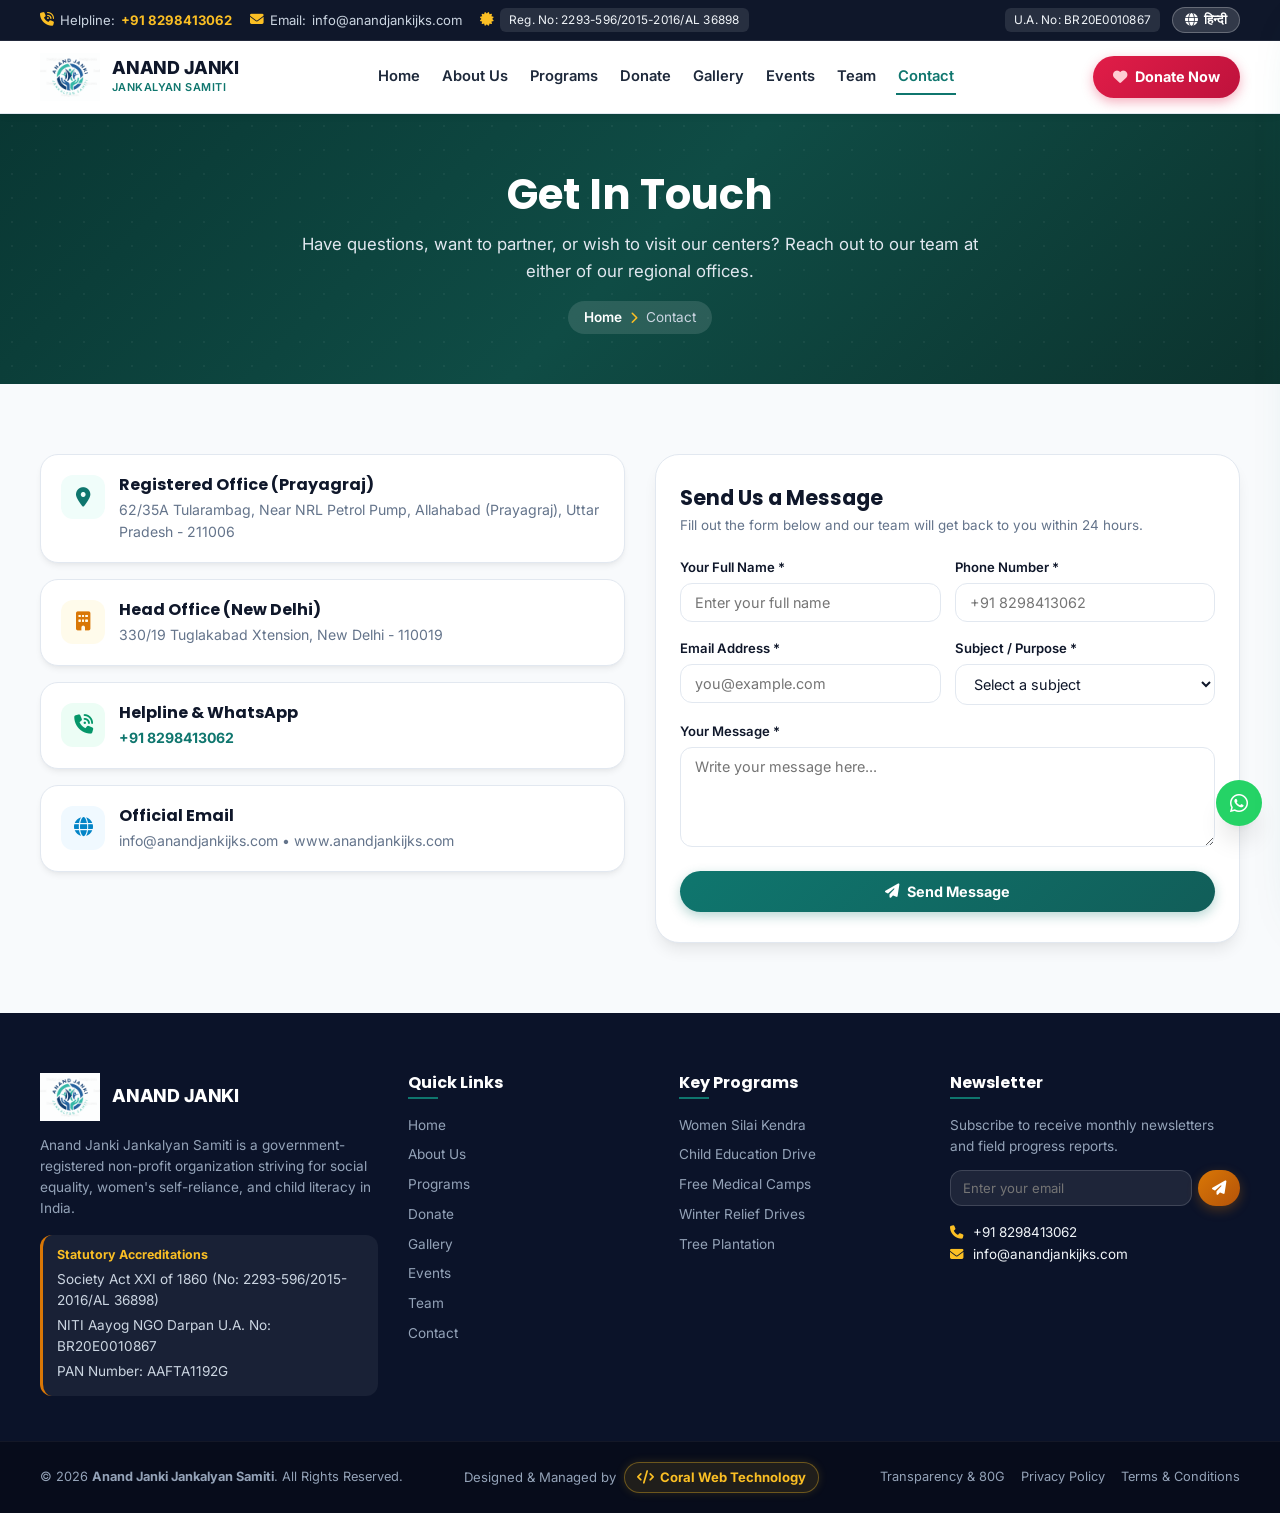
<file: contact.html>
<!DOCTYPE html>
<html lang="en">
<head>
  <meta charset="UTF-8">
  <meta name="viewport" content="width=device-width, initial-scale=1.0">
  <title>Contact Us | Anand Janki Jankalyan Samiti</title>
  
  <meta name="description" content="Contact Anand Janki Jankalyan Samiti. Visit our registered office in Prayagraj or head office in New Delhi, call helpline +91 8298413062.">
  
  <!-- Fonts & Icons -->
  <link rel="preconnect" href="https://fonts.googleapis.com">
  <link rel="preconnect" href="https://fonts.gstatic.com" crossorigin>
  <link href="https://fonts.googleapis.com/css2?family=Inter:wght@400;500;600;700;800&family=Noto+Sans+Devanagari:wght@400;500;600;700;800&family=Poppins:wght@500;600;700;800&display=swap" rel="stylesheet">
  <link rel="stylesheet" href="https://cdnjs.cloudflare.com/ajax/libs/font-awesome/6.5.1/css/all.min.css">

  <link rel="stylesheet" href="css/animations.css">
  <link rel="stylesheet" href="css/style.css">
  <link rel="icon" type="image/png" href="assets/images/logo.png">
</head>
<body>

  <!-- ================= TOP UTILITY BAR ================= -->
  <aside class="top-bar">
    <div class="container">
      <div class="top-bar-inner">
        <div class="top-bar-info">
          <div class="top-bar-item">
            <i class="fa-solid fa-phone-volume"></i>
            <span data-i18n="topbar.helpline">Helpline:</span>
            <a href="tel:+918298413062" style="font-weight: 700; color: #fbbf24;">+91 8298413062</a>
          </div>
          <div class="top-bar-item d-none-mobile">
            <i class="fa-solid fa-envelope"></i>
            <span data-i18n="topbar.email">Email:</span>
            <a href="mailto:info@anandjankijks.com">info@anandjankijks.com</a>
          </div>
          <div class="top-bar-item d-none-mobile">
            <i class="fa-solid fa-certificate"></i>
            <span class="reg-pill" data-i18n="topbar.regNo">Reg. No: 2293-596/2015-2016/AL 36898</span>
          </div>
        </div>

        <div class="top-bar-actions">
          <span class="reg-pill d-none-mobile" data-i18n="topbar.uaNo">U.A. No: BR20E0010867</span>
          <button id="langSwitchBtn" class="lang-switch-btn" aria-label="Toggle Language English/Hindi">
            <i class="fa-solid fa-globe"></i>
            <span data-i18n="topbar.langBtn">हिन्दी</span>
          </button>
        </div>
      </div>
    </div>
  </aside>

  <!-- ================= STICKY HEADER & NAVBAR ================= -->
  <header id="siteHeader" class="site-header">
    <div class="container">
      <div class="header-inner">
        <a href="index.html" class="brand-logo">
          <img src="assets/images/logo.png" alt="Logo" width="48" height="48">
          <div class="brand-text">
            <span class="brand-name">ANAND JANKI</span>
            <span class="brand-sub">JANKALYAN SAMITI</span>
          </div>
        </a>

        <nav class="nav-links" aria-label="Primary Navigation">
          <a href="index.html" class="nav-link" data-i18n="nav.home">Home</a>
          <a href="about.html" class="nav-link" data-i18n="nav.about">About Us</a>
          <a href="programs.html" class="nav-link" data-i18n="nav.programs">Programs</a>
          <a href="donate.html" class="nav-link" data-i18n="nav.donate">Donate</a>
          <a href="gallery.html" class="nav-link" data-i18n="nav.gallery">Gallery</a>
          <a href="events.html" class="nav-link" data-i18n="nav.events">Events</a>
          <a href="team.html" class="nav-link" data-i18n="nav.team">Team</a>
          <a href="contact.html" class="nav-link active" data-i18n="nav.contact">Contact</a>
        </nav>

        <div class="header-cta-group">
          <a href="donate.html" class="btn btn-donate">
            <i class="fa-solid fa-heart heart-beat"></i>
            <span data-i18n="nav.donateBtn">Donate Now</span>
          </a>
          <button id="mobileToggleBtn" class="mobile-toggle-btn" aria-label="Open Navigation Menu">
            <i class="fa-solid fa-bars-staggered"></i>
          </button>
        </div>
      </div>
    </div>
  </header>

  <!-- ================= MOBILE NAVIGATION DRAWER ================= -->
  <div id="mobileNavOverlay" class="mobile-nav-overlay"></div>
  <aside id="mobileNavDrawer" class="mobile-nav-drawer">
    <div class="drawer-header">
      <div class="brand-logo">
        <img src="assets/images/logo.png" alt="Logo" width="38" height="38">
        <span class="brand-name" style="font-size: 0.95rem;">ANAND JANKI</span>
      </div>
      <button id="drawerCloseBtn" class="drawer-close-btn"><i class="fa-solid fa-xmark"></i></button>
    </div>

    <div class="drawer-links">
      <a href="index.html" class="drawer-link"><span data-i18n="nav.home">Home</span> <i class="fa-solid fa-chevron-right"></i></a>
      <a href="about.html" class="drawer-link"><span data-i18n="nav.about">About Us</span> <i class="fa-solid fa-chevron-right"></i></a>
      <a href="programs.html" class="drawer-link"><span data-i18n="nav.programs">Programs</span> <i class="fa-solid fa-chevron-right"></i></a>
      <a href="donate.html" class="drawer-link"><span data-i18n="nav.donate">Donate</span> <i class="fa-solid fa-chevron-right"></i></a>
      <a href="gallery.html" class="drawer-link"><span data-i18n="nav.gallery">Gallery</span> <i class="fa-solid fa-chevron-right"></i></a>
      <a href="events.html" class="drawer-link"><span data-i18n="nav.events">Events</span> <i class="fa-solid fa-chevron-right"></i></a>
      <a href="team.html" class="drawer-link"><span data-i18n="nav.team">Team</span> <i class="fa-solid fa-chevron-right"></i></a>
      <a href="contact.html" class="drawer-link active"><span data-i18n="nav.contact">Contact</span> <i class="fa-solid fa-chevron-right"></i></a>
    </div>

    <div style="margin-top: auto; display: flex; flex-direction: column; gap: 10px;">
      <button id="langSwitchBtnMobile" class="btn btn-outline" style="width: 100%;">
        <i class="fa-solid fa-globe"></i>
        <span data-i18n="topbar.langBtn">हिन्दी</span>
      </button>
      <a href="donate.html" class="btn btn-donate" style="width: 100%;">
        <i class="fa-solid fa-heart"></i>
        <span data-i18n="nav.donateBtn">Donate Now</span>
      </a>
    </div>
  </aside>

  <!-- ================= PAGE BANNER ================= -->
  <section class="page-banner">
    <div class="hero-pattern-bg"></div>
    <div class="container">
      <div class="page-banner-content reveal">
        <h1 data-i18n="contact.badge">Contact Us</h1>
        <p data-i18n="contact.subtitle">Have questions, want to partner, or wish to visit our centers? Reach out to our team.</p>
        <div class="breadcrumb-nav">
          <a href="index.html" data-i18n="nav.home">Home</a>
          <i class="fa-solid fa-chevron-right"></i>
          <span data-i18n="nav.contact">Contact</span>
        </div>
      </div>
    </div>
  </section>

  <!-- ================= CONTACT SECTION ================= -->
  <section class="contact-section section-padding">
    <div class="container">
      <div class="contact-grid">
        <!-- Contact Information Column Left -->
        <div class="contact-info-column reveal-left">
          <!-- Registered Office -->
          <div class="contact-card">
            <div class="contact-card-icon">
              <i class="fa-solid fa-location-dot"></i>
            </div>
            <div class="contact-card-body">
              <h4 data-i18n="contact.regOfficeTitle">Registered Office (Prayagraj)</h4>
              <p data-i18n="contact.regOfficeAddr">
                62/35A Tularambag, Near NRL Petrol Pump, Allahabad (Prayagraj), Uttar Pradesh - 211006
              </p>
            </div>
          </div>

          <!-- Head Office -->
          <div class="contact-card">
            <div class="contact-card-icon" style="background: var(--secondary-soft); color: var(--secondary);">
              <i class="fa-solid fa-building"></i>
            </div>
            <div class="contact-card-body">
              <h4 data-i18n="contact.headOfficeTitle">Head Office (New Delhi)</h4>
              <p data-i18n="contact.headOfficeAddr">
                330/19 Tuglakabad Xtension, New Delhi - 110019
              </p>
            </div>
          </div>

          <!-- Helpline & WhatsApp -->
          <div class="contact-card">
            <div class="contact-card-icon" style="background: #ecfdf5; color: #059669;">
              <i class="fa-solid fa-phone-volume"></i>
            </div>
            <div class="contact-card-body">
              <h4 data-i18n="contact.helplineTitle">Helpline & WhatsApp</h4>
              <p><a href="tel:+918298413062" style="font-weight: 700; color: var(--primary);">+91 8298413062</a></p>
            </div>
          </div>

          <!-- Official Email & Website -->
          <div class="contact-card">
            <div class="contact-card-icon" style="background: #f0f9ff; color: #0284c7;">
              <i class="fa-solid fa-globe"></i>
            </div>
            <div class="contact-card-body">
              <h4 data-i18n="contact.emailTitle">Official Email & Web</h4>
              <p>
                <a href="mailto:info@anandjankijks.com">info@anandjankijks.com</a> &bull; 
                <a href="https://www.anandjankijks.com" target="_blank">www.anandjankijks.com</a>
              </p>
            </div>
          </div>
        </div>

        <!-- Contact Form Right -->
        <div class="contact-form-card reveal-right">
          <h3 data-i18n="contact.formTitle">Send Us a Message</h3>
          <p class="form-subtitle" data-i18n="contact.formSubtitle">Fill out the form below and our team will get back to you within 24 hours.</p>

          <form id="contactForm">
            <div class="form-row">
              <div class="form-group">
                <label class="form-label" data-i18n="contact.nameLabel">Your Full Name *</label>
                <input type="text" class="form-control" placeholder="Enter your full name" data-i18n-placeholder="contact.namePlh" required>
              </div>
              <div class="form-group">
                <label class="form-label" data-i18n="contact.phoneLabel">Phone Number *</label>
                <input type="tel" class="form-control" placeholder="+91 98765 43210" data-i18n-placeholder="contact.phonePlh" required>
              </div>
            </div>

            <div class="form-row">
              <div class="form-group">
                <label class="form-label" data-i18n="contact.emailLabel">Email Address *</label>
                <input type="email" class="form-control" placeholder="you@example.com" data-i18n-placeholder="contact.emailPlh" required>
              </div>
              <div class="form-group">
                <label class="form-label" data-i18n="contact.subjectLabel">Subject / Purpose *</label>
                <select class="form-control" required>
                  <option value="" disabled selected data-i18n="contact.subjectPlh">Select a subject</option>
                  <option value="donation" data-i18n="contact.subj1">Donation & Sponsorship Enquiry</option>
                  <option value="volunteer" data-i18n="contact.subj2">Volunteer Registration</option>
                  <option value="training" data-i18n="contact.subj3">Skill Training / Silai Admission</option>
                  <option value="health" data-i18n="contact.subj4">Health Camp Organization</option>
                  <option value="general" data-i18n="contact.subj5">General Query</option>
                </select>
              </div>
            </div>

            <div class="form-group">
              <label class="form-label" data-i18n="contact.msgLabel">Your Message *</label>
              <textarea class="form-control" placeholder="Write your message here..." data-i18n-placeholder="contact.msgPlh" required></textarea>
            </div>

            <button type="submit" class="btn btn-primary" style="width: 100%; padding: 12px;">
              <i class="fa-solid fa-paper-plane"></i>
              <span data-i18n="contact.submitBtn">Send Message</span>
            </button>
          </form>
        </div>
      </div>
    </div>
  </section>

  <!-- ================= FOOTER ================= -->
  <footer class="site-footer">
    <div class="container">
      <div class="footer-grid">
        <div class="footer-brand">
          <div class="brand-logo" style="margin-bottom: 14px;">
            <img src="assets/images/logo.png" alt="Logo" width="44" height="44">
            <span class="brand-name" style="color: #ffffff;">ANAND JANKI</span>
          </div>
          <p data-i18n="footer.desc">
            Anand Janki Jankalyan Samiti is a government-registered non-profit organization striving for social equality, women's self-reliance, and child literacy in India.
          </p>
          <div class="footer-legal-tag">
            <strong style="color: #fbbf24; display: block; margin-bottom: 4px;" data-i18n="footer.regInfoTitle">Statutory Accreditations</strong>
            <p data-i18n="footer.reg1">Society Act XXI of 1860 (No: 2293-596/2015-2016/AL 36898)</p>
            <p data-i18n="footer.reg2">NITI Aayog NGO Darpan U.A. No: BR20E0010867</p>
            <p data-i18n="footer.reg3">PAN Number: AAFTA1192G</p>
          </div>
        </div>

        <div class="footer-column">
          <h4 data-i18n="footer.quickLinks">Quick Links</h4>
          <div class="footer-links">
            <a href="index.html" data-i18n="nav.home">Home</a>
            <a href="about.html" data-i18n="nav.about">About Us</a>
            <a href="programs.html" data-i18n="nav.programs">Our Programs</a>
            <a href="donate.html" data-i18n="nav.donate">Donate</a>
            <a href="gallery.html" data-i18n="nav.gallery">Photo Gallery</a>
            <a href="events.html" data-i18n="nav.events">Events & Updates</a>
            <a href="team.html" data-i18n="nav.team">Leadership</a>
            <a href="contact.html" data-i18n="nav.contact">Contact Us</a>
          </div>
        </div>

        <div class="footer-column">
          <h4 data-i18n="footer.programs">Key Programs</h4>
          <div class="footer-links">
            <a href="programs.html" data-i18n="footer.silai">Women Silai Kendra</a>
            <a href="programs.html" data-i18n="footer.vidya">Child Education Drive</a>
            <a href="programs.html" data-i18n="footer.health">Free Medical Camps</a>
            <a href="programs.html" data-i18n="footer.blanket">Winter Relief Drives</a>
            <a href="programs.html" data-i18n="footer.green">Tree Plantation</a>
          </div>
        </div>

        <div class="footer-column">
          <h4 data-i18n="footer.newsletterTitle">Newsletter</h4>
          <p style="font-size: 0.85rem; margin-bottom: 12px;" data-i18n="footer.newsletterDesc">
            Subscribe to receive monthly newsletters and field progress reports.
          </p>
          <form id="newsletterForm" class="newsletter-form">
            <input type="email" placeholder="Enter your email" data-i18n-placeholder="footer.newsletterPlh" required>
            <button type="submit" class="btn btn-secondary" style="padding: 9px 14px;">
              <i class="fa-solid fa-paper-plane"></i>
            </button>
          </form>
          <div style="margin-top: 16px;">
            <p style="color: #f1f5f9; font-size: 0.84rem;"><i class="fa-solid fa-phone" style="color: #fbbf24; margin-right: 6px;"></i> +91 8298413062</p>
            <p style="color: #f1f5f9; font-size: 0.84rem;"><i class="fa-solid fa-envelope" style="color: #fbbf24; margin-right: 6px;"></i> info@anandjankijks.com</p>
          </div>
        </div>
      </div>
    </div>

    <div class="footer-bottom">
      <div class="container">
        <div class="footer-bottom-inner">
          <div>
            &copy; 2026 <strong>Anand Janki Jankalyan Samiti</strong>. <span data-i18n="footer.rights">All Rights Reserved.</span>
          </div>
          <div class="developer-credit">
            <span data-i18n="footer.creditBy">Designed & Managed by</span>
            <a href="https://coralwebtechnology.com/" target="_blank" rel="noopener noreferrer" class="credit-highlight" title="Coral Web Technology - Web Development & Digital Solutions">
              <i class="fa-solid fa-code"></i> Coral Web Technology
            </a>
          </div>
          <div class="footer-bottom-links">
            <a href="about.html" data-i18n="footer.transparency">Transparency & 80G</a>
            <a href="contact.html" data-i18n="footer.privacy">Privacy Policy</a>
            <a href="contact.html" data-i18n="footer.terms">Terms & Conditions</a>
          </div>
        </div>
      </div>
    </div>
  </footer>

  <!-- Floating Actions -->
  <div class="floating-actions-container">
    <a href="https://wa.me/918298413062?text=Hello%20Anand%20Janki%20Jankalyan%20Samiti" target="_blank" class="floating-btn floating-whatsapp" title="Chat on WhatsApp">
      <i class="fa-brands fa-whatsapp"></i>
    </a>
    <a href="#" id="backToTopBtn" class="floating-btn back-to-top-btn" title="Back to top">
      <i class="fa-solid fa-arrow-up"></i>
    </a>
  </div>

  <script src="js/translations.js"></script>
  <script src="js/main.js"></script>
</body>
</html>
</file>
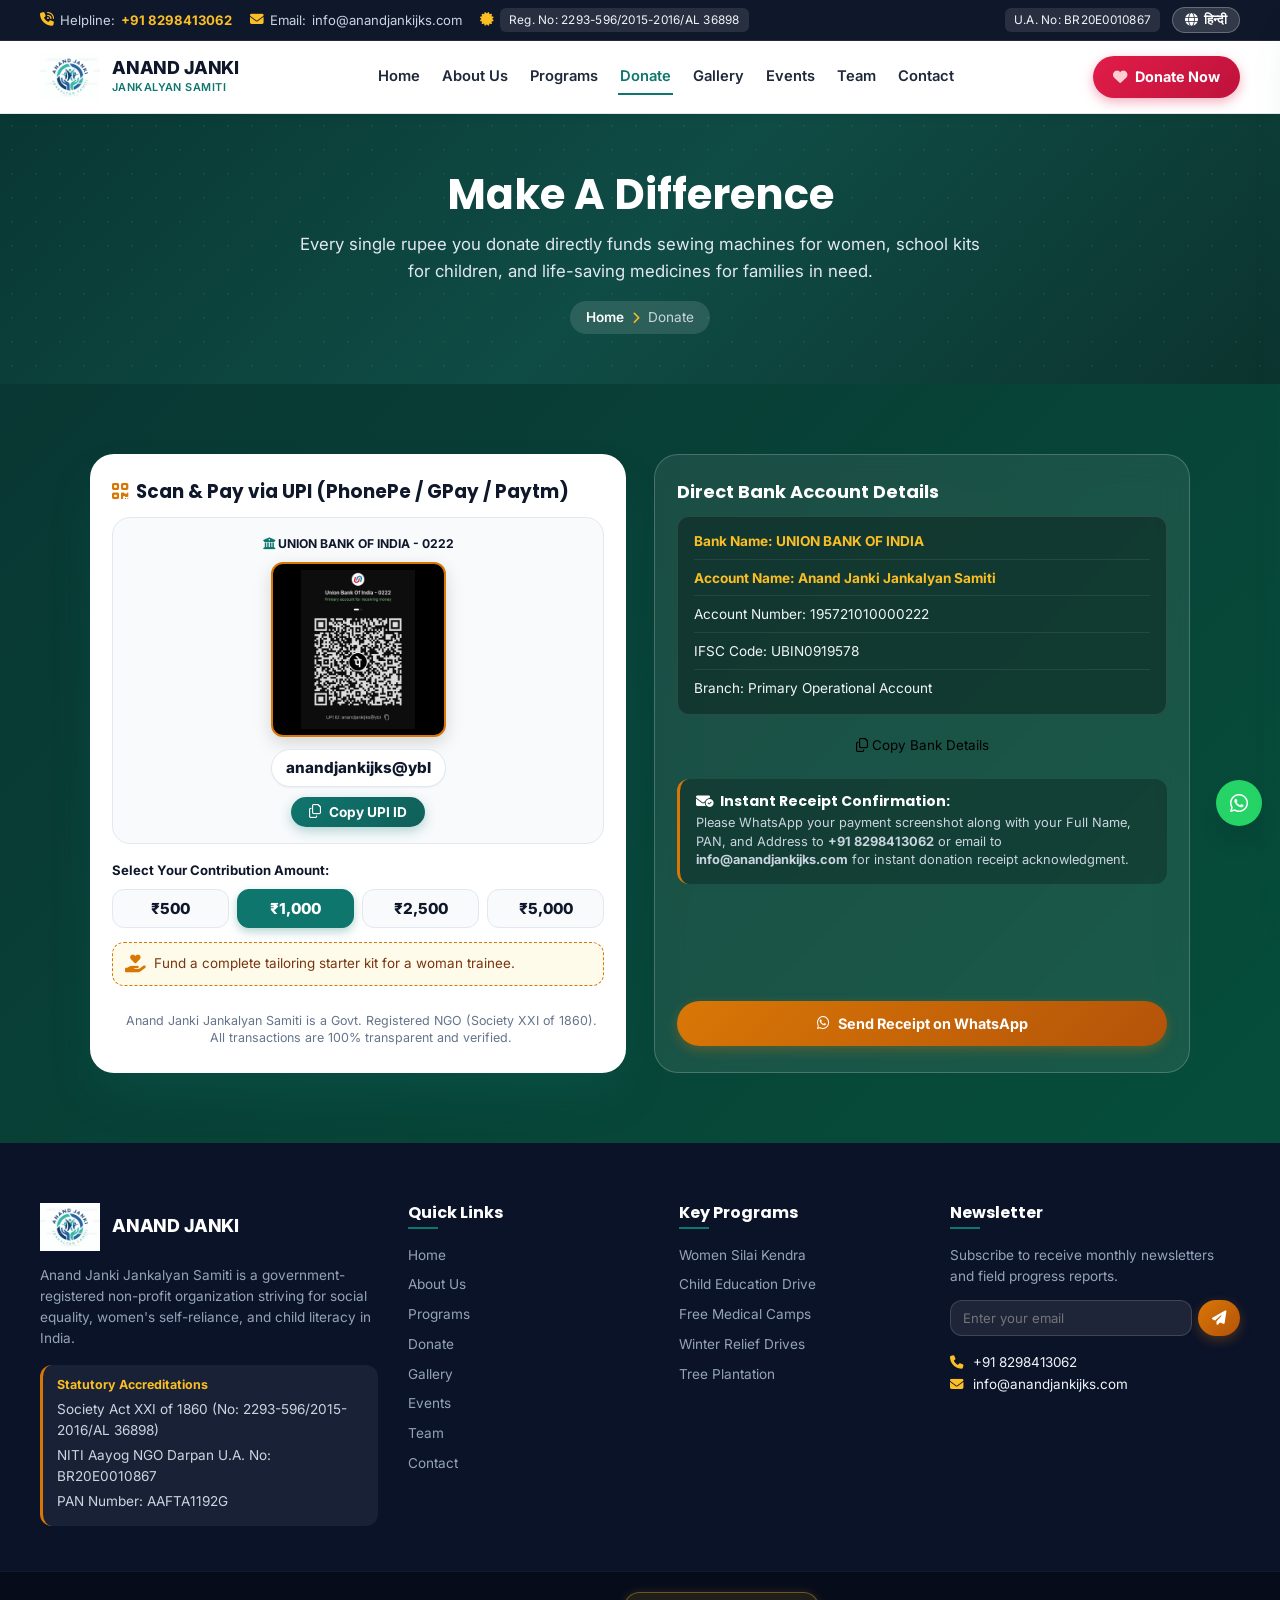
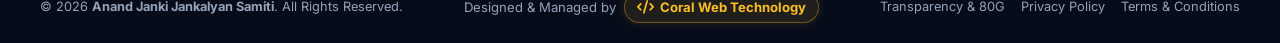
<file: donate.html>
<!DOCTYPE html>
<html lang="en">
<head>
  <meta charset="UTF-8">
  <meta name="viewport" content="width=device-width, initial-scale=1.0">
  <title>Donate & Support | Anand Janki Jankalyan Samiti</title>
  
  <meta name="description" content="Support Anand Janki Jankalyan Samiti with your generous donation. Bank: UNION BANK OF INDIA, A/C: 195721010000222, IFSC: UBIN0919578, UPI: anandjankijks@ybl.">
  
  <!-- Fonts & Icons -->
  <link rel="preconnect" href="https://fonts.googleapis.com">
  <link rel="preconnect" href="https://fonts.gstatic.com" crossorigin>
  <link href="https://fonts.googleapis.com/css2?family=Inter:wght@400;500;600;700;800&family=Noto+Sans+Devanagari:wght@400;500;600;700;800&family=Poppins:wght@500;600;700;800&display=swap" rel="stylesheet">
  <link rel="stylesheet" href="https://cdnjs.cloudflare.com/ajax/libs/font-awesome/6.5.1/css/all.min.css">

  <link rel="stylesheet" href="css/animations.css">
  <link rel="stylesheet" href="css/style.css">
  <link rel="icon" type="image/png" href="assets/images/logo.png">
</head>
<body>

  <!-- ================= TOP UTILITY BAR ================= -->
  <aside class="top-bar">
    <div class="container">
      <div class="top-bar-inner">
        <div class="top-bar-info">
          <div class="top-bar-item">
            <i class="fa-solid fa-phone-volume"></i>
            <span data-i18n="topbar.helpline">Helpline:</span>
            <a href="tel:+918298413062" style="font-weight: 700; color: #fbbf24;">+91 8298413062</a>
          </div>
          <div class="top-bar-item d-none-mobile">
            <i class="fa-solid fa-envelope"></i>
            <span data-i18n="topbar.email">Email:</span>
            <a href="mailto:info@anandjankijks.com">info@anandjankijks.com</a>
          </div>
          <div class="top-bar-item d-none-mobile">
            <i class="fa-solid fa-certificate"></i>
            <span class="reg-pill" data-i18n="topbar.regNo">Reg. No: 2293-596/2015-2016/AL 36898</span>
          </div>
        </div>

        <div class="top-bar-actions">
          <span class="reg-pill d-none-mobile" data-i18n="topbar.uaNo">U.A. No: BR20E0010867</span>
          <button id="langSwitchBtn" class="lang-switch-btn" aria-label="Toggle Language English/Hindi">
            <i class="fa-solid fa-globe"></i>
            <span data-i18n="topbar.langBtn">हिन्दी</span>
          </button>
        </div>
      </div>
    </div>
  </aside>

  <!-- ================= STICKY HEADER & NAVBAR ================= -->
  <header id="siteHeader" class="site-header">
    <div class="container">
      <div class="header-inner">
        <a href="index.html" class="brand-logo">
          <img src="assets/images/logo.png" alt="Logo" width="48" height="48">
          <div class="brand-text">
            <span class="brand-name">ANAND JANKI</span>
            <span class="brand-sub">JANKALYAN SAMITI</span>
          </div>
        </a>

        <nav class="nav-links" aria-label="Primary Navigation">
          <a href="index.html" class="nav-link" data-i18n="nav.home">Home</a>
          <a href="about.html" class="nav-link" data-i18n="nav.about">About Us</a>
          <a href="programs.html" class="nav-link" data-i18n="nav.programs">Programs</a>
          <a href="donate.html" class="nav-link active" data-i18n="nav.donate">Donate</a>
          <a href="gallery.html" class="nav-link" data-i18n="nav.gallery">Gallery</a>
          <a href="events.html" class="nav-link" data-i18n="nav.events">Events</a>
          <a href="team.html" class="nav-link" data-i18n="nav.team">Team</a>
          <a href="contact.html" class="nav-link" data-i18n="nav.contact">Contact</a>
        </nav>

        <div class="header-cta-group">
          <a href="donate.html" class="btn btn-donate">
            <i class="fa-solid fa-heart heart-beat"></i>
            <span data-i18n="nav.donateBtn">Donate Now</span>
          </a>
          <button id="mobileToggleBtn" class="mobile-toggle-btn" aria-label="Open Navigation Menu">
            <i class="fa-solid fa-bars-staggered"></i>
          </button>
        </div>
      </div>
    </div>
  </header>

  <!-- ================= MOBILE NAVIGATION DRAWER ================= -->
  <div id="mobileNavOverlay" class="mobile-nav-overlay"></div>
  <aside id="mobileNavDrawer" class="mobile-nav-drawer">
    <div class="drawer-header">
      <div class="brand-logo">
        <img src="assets/images/logo.png" alt="Logo" width="38" height="38">
        <span class="brand-name" style="font-size: 0.95rem;">ANAND JANKI</span>
      </div>
      <button id="drawerCloseBtn" class="drawer-close-btn"><i class="fa-solid fa-xmark"></i></button>
    </div>

    <div class="drawer-links">
      <a href="index.html" class="drawer-link"><span data-i18n="nav.home">Home</span> <i class="fa-solid fa-chevron-right"></i></a>
      <a href="about.html" class="drawer-link"><span data-i18n="nav.about">About Us</span> <i class="fa-solid fa-chevron-right"></i></a>
      <a href="programs.html" class="drawer-link"><span data-i18n="nav.programs">Programs</span> <i class="fa-solid fa-chevron-right"></i></a>
      <a href="donate.html" class="drawer-link active"><span data-i18n="nav.donate">Donate</span> <i class="fa-solid fa-chevron-right"></i></a>
      <a href="gallery.html" class="drawer-link"><span data-i18n="nav.gallery">Gallery</span> <i class="fa-solid fa-chevron-right"></i></a>
      <a href="events.html" class="drawer-link"><span data-i18n="nav.events">Events</span> <i class="fa-solid fa-chevron-right"></i></a>
      <a href="team.html" class="drawer-link"><span data-i18n="nav.team">Team</span> <i class="fa-solid fa-chevron-right"></i></a>
      <a href="contact.html" class="drawer-link"><span data-i18n="nav.contact">Contact</span> <i class="fa-solid fa-chevron-right"></i></a>
    </div>

    <div style="margin-top: auto; display: flex; flex-direction: column; gap: 10px;">
      <button id="langSwitchBtnMobile" class="btn btn-outline" style="width: 100%;">
        <i class="fa-solid fa-globe"></i>
        <span data-i18n="topbar.langBtn">हिन्दी</span>
      </button>
      <a href="donate.html" class="btn btn-donate" style="width: 100%;">
        <i class="fa-solid fa-heart"></i>
        <span data-i18n="nav.donateBtn">Donate Now</span>
      </a>
    </div>
  </aside>

  <!-- ================= PAGE BANNER ================= -->
  <section class="page-banner">
    <div class="hero-pattern-bg"></div>
    <div class="container">
      <div class="page-banner-content reveal">
        <h1 data-i18n="donate.badge">Support & Donate</h1>
        <p data-i18n="donate.subtitle">Every single rupee you donate directly funds sewing machines for women, school kits for children, and life-saving medicines.</p>
        <div class="breadcrumb-nav">
          <a href="index.html" data-i18n="nav.home">Home</a>
          <i class="fa-solid fa-chevron-right"></i>
          <span data-i18n="nav.donate">Donate</span>
        </div>
      </div>
    </div>
  </section>

  <!-- ================= MAIN DONATION SECTION ================= -->
  <section class="donate-section section-padding">
    <div class="container">
      <div class="donate-grid">
        <!-- Left Card: Direct UPI & Official PhonePe QR -->
        <div class="donation-interactive-card reveal-left">
          <div>
            <h3><i class="fa-solid fa-qrcode"></i> <span data-i18n="donate.upiTitle">Scan & Pay via UPI App</span></h3>
            
            <div class="qr-scan-wrapper">
              <div style="font-size: 0.76rem; font-weight: 700; color: var(--navy); margin-bottom: 8px;">
                <i class="fa-solid fa-building-columns" style="color: var(--primary);"></i> UNION BANK OF INDIA - 0222
              </div>
              <div class="qr-image-container">
                <img src="assets/images/qr-code.png" alt="Union Bank PhonePe QR Code - Anand Janki Jankalyan Samiti">
              </div>
              <div class="upi-id-badge">anandjankijks@ybl</div>
              <div>
                <button class="btn btn-primary btn-copy-upi" style="padding: 7px 18px; font-size: 0.85rem;">
                  <i class="fa-regular fa-copy"></i> <span data-i18n="donate.copyUpi">Copy UPI ID</span>
                </button>
              </div>
            </div>

            <div style="margin-top: 14px;">
              <label style="font-size: 0.82rem; font-weight: 700; color: var(--navy); display: block; margin-bottom: 8px;" data-i18n="donate.chooseAmount">Quick Contribution Amount:</label>
              <div class="amount-selector-grid">
                <button class="amount-btn" data-amount="500">₹500</button>
                <button class="amount-btn active" data-amount="1000">₹1,000</button>
                <button class="amount-btn" data-amount="2500">₹2,500</button>
                <button class="amount-btn" data-amount="5000">₹5,000</button>
              </div>

              <div class="amount-description-box">
                <i class="fa-solid fa-hand-holding-heart"></i>
                <span id="donationImpactDesc">Fund a complete tailoring starter kit for a woman trainee.</span>
              </div>
            </div>
          </div>

          <div class="tax-badge-note">
            <i class="fa-solid fa-shield-check"></i>
            <span data-i18n="donate.taxNote">
              Anand Janki Jankalyan Samiti is a Govt. Registered NGO (Society XXI of 1860). All transactions are 100% transparent and verified.
            </span>
          </div>
        </div>

        <!-- Right Card: Direct Bank Account Transfer -->
        <div class="donation-bank-info-card reveal-right">
          <div>
            <div class="bank-card-section">
              <h4 data-i18n="donate.bankTitle"><i class="fa-solid fa-building-columns"></i> Direct Bank Account Details</h4>
              <ul class="bank-details-list">
                <li><strong data-i18n="donate.bankName">Bank Name: UNION BANK OF INDIA</strong></li>
                <li><strong data-i18n="donate.accName">Account Name: Anand Janki Jankalyan Samiti</strong></li>
                <li><span data-i18n="donate.accNo">Account Number: 195721010000222</span></li>
                <li><span data-i18n="donate.ifsc">IFSC Code: UBIN0919578</span></li>
                <li><span data-i18n="donate.branch">Branch: Primary Operational Account</span></li>
              </ul>

              <button class="copy-btn btn-copy-bank" style="width: 100%; margin-top: 12px; padding: 10px; font-size: 0.84rem;">
                <i class="fa-regular fa-copy"></i>
                <span data-i18n="donate.copyAcc">Copy All Bank Details</span>
              </button>
            </div>

            <div class="receipt-note-box">
              <h5><i class="fa-solid fa-envelope-circle-check"></i> Instant Receipt Confirmation:</h5>
              <p>
                Please WhatsApp your payment screenshot along with your Full Name, PAN, and Address to <strong>+91 8298413062</strong> or email to <strong>info@anandjankijks.com</strong> for instant donation receipt acknowledgment.
              </p>
            </div>
          </div>

          <div style="margin-top: 16px; text-align: center;">
            <a href="https://wa.me/918298413062?text=Hello%20Anand%20Janki%20Jankalyan%20Samiti,%20I%20have%20made%20a%20donation" target="_blank" class="btn btn-secondary" style="width: 100%; padding: 11px;">
              <i class="fa-brands fa-whatsapp"></i> Send Receipt on WhatsApp
            </a>
          </div>
        </div>
      </div>
    </div>
  </section>

  <!-- ================= FOOTER ================= -->
  <footer class="site-footer">
    <div class="container">
      <div class="footer-grid">
        <div class="footer-brand">
          <div class="brand-logo" style="margin-bottom: 14px;">
            <img src="assets/images/logo.png" alt="Logo" width="44" height="44">
            <span class="brand-name" style="color: #ffffff;">ANAND JANKI</span>
          </div>
          <p data-i18n="footer.desc">
            Anand Janki Jankalyan Samiti is a government-registered non-profit organization striving for social equality, women's self-reliance, and child literacy in India.
          </p>
          <div class="footer-legal-tag">
            <strong style="color: #fbbf24; display: block; margin-bottom: 4px;" data-i18n="footer.regInfoTitle">Statutory Accreditations</strong>
            <p data-i18n="footer.reg1">Society Act XXI of 1860 (No: 2293-596/2015-2016/AL 36898)</p>
            <p data-i18n="footer.reg2">NITI Aayog NGO Darpan U.A. No: BR20E0010867</p>
            <p data-i18n="footer.reg3">PAN Number: AAFTA1192G</p>
          </div>
        </div>

        <div class="footer-column">
          <h4 data-i18n="footer.quickLinks">Quick Links</h4>
          <div class="footer-links">
            <a href="index.html" data-i18n="nav.home">Home</a>
            <a href="about.html" data-i18n="nav.about">About Us</a>
            <a href="programs.html" data-i18n="nav.programs">Our Programs</a>
            <a href="donate.html" data-i18n="nav.donate">Donate</a>
            <a href="gallery.html" data-i18n="nav.gallery">Photo Gallery</a>
            <a href="events.html" data-i18n="nav.events">Events & Updates</a>
            <a href="team.html" data-i18n="nav.team">Leadership</a>
            <a href="contact.html" data-i18n="nav.contact">Contact Us</a>
          </div>
        </div>

        <div class="footer-column">
          <h4 data-i18n="footer.programs">Key Programs</h4>
          <div class="footer-links">
            <a href="programs.html" data-i18n="footer.silai">Women Silai Kendra</a>
            <a href="programs.html" data-i18n="footer.vidya">Child Education Drive</a>
            <a href="programs.html" data-i18n="footer.health">Free Medical Camps</a>
            <a href="programs.html" data-i18n="footer.blanket">Winter Relief Drives</a>
            <a href="programs.html" data-i18n="footer.green">Tree Plantation</a>
          </div>
        </div>

        <div class="footer-column">
          <h4 data-i18n="footer.newsletterTitle">Newsletter</h4>
          <p style="font-size: 0.85rem; margin-bottom: 12px;" data-i18n="footer.newsletterDesc">
            Subscribe to receive monthly newsletters and field progress reports.
          </p>
          <form id="newsletterForm" class="newsletter-form">
            <input type="email" placeholder="Enter your email" data-i18n-placeholder="footer.newsletterPlh" required>
            <button type="submit" class="btn btn-secondary" style="padding: 9px 14px;">
              <i class="fa-solid fa-paper-plane"></i>
            </button>
          </form>
          <div style="margin-top: 16px;">
            <p style="color: #f1f5f9; font-size: 0.84rem;"><i class="fa-solid fa-phone" style="color: #fbbf24; margin-right: 6px;"></i> +91 8298413062</p>
            <p style="color: #f1f5f9; font-size: 0.84rem;"><i class="fa-solid fa-envelope" style="color: #fbbf24; margin-right: 6px;"></i> info@anandjankijks.com</p>
          </div>
        </div>
      </div>
    </div>

    <div class="footer-bottom">
      <div class="container">
        <div class="footer-bottom-inner">
          <div>
            &copy; 2026 <strong>Anand Janki Jankalyan Samiti</strong>. <span data-i18n="footer.rights">All Rights Reserved.</span>
          </div>
          <div class="developer-credit">
            <span data-i18n="footer.creditBy">Designed & Managed by</span>
            <a href="https://coralwebtechnology.com/" target="_blank" rel="noopener noreferrer" class="credit-highlight" title="Coral Web Technology - Web Development & Digital Solutions">
              <i class="fa-solid fa-code"></i> Coral Web Technology
            </a>
          </div>
          <div class="footer-bottom-links">
            <a href="about.html" data-i18n="footer.transparency">Transparency & 80G</a>
            <a href="contact.html" data-i18n="footer.privacy">Privacy Policy</a>
            <a href="contact.html" data-i18n="footer.terms">Terms & Conditions</a>
          </div>
        </div>
      </div>
    </div>
  </footer>

  <!-- Floating Actions -->
  <div class="floating-actions-container">
    <a href="https://wa.me/918298413062?text=Hello%20Anand%20Janki%20Jankalyan%20Samiti" target="_blank" class="floating-btn floating-whatsapp" title="Chat on WhatsApp">
      <i class="fa-brands fa-whatsapp"></i>
    </a>
    <a href="#" id="backToTopBtn" class="floating-btn back-to-top-btn" title="Back to top">
      <i class="fa-solid fa-arrow-up"></i>
    </a>
  </div>

  <script src="js/translations.js"></script>
  <script src="js/main.js"></script>
</body>
</html>
</file>
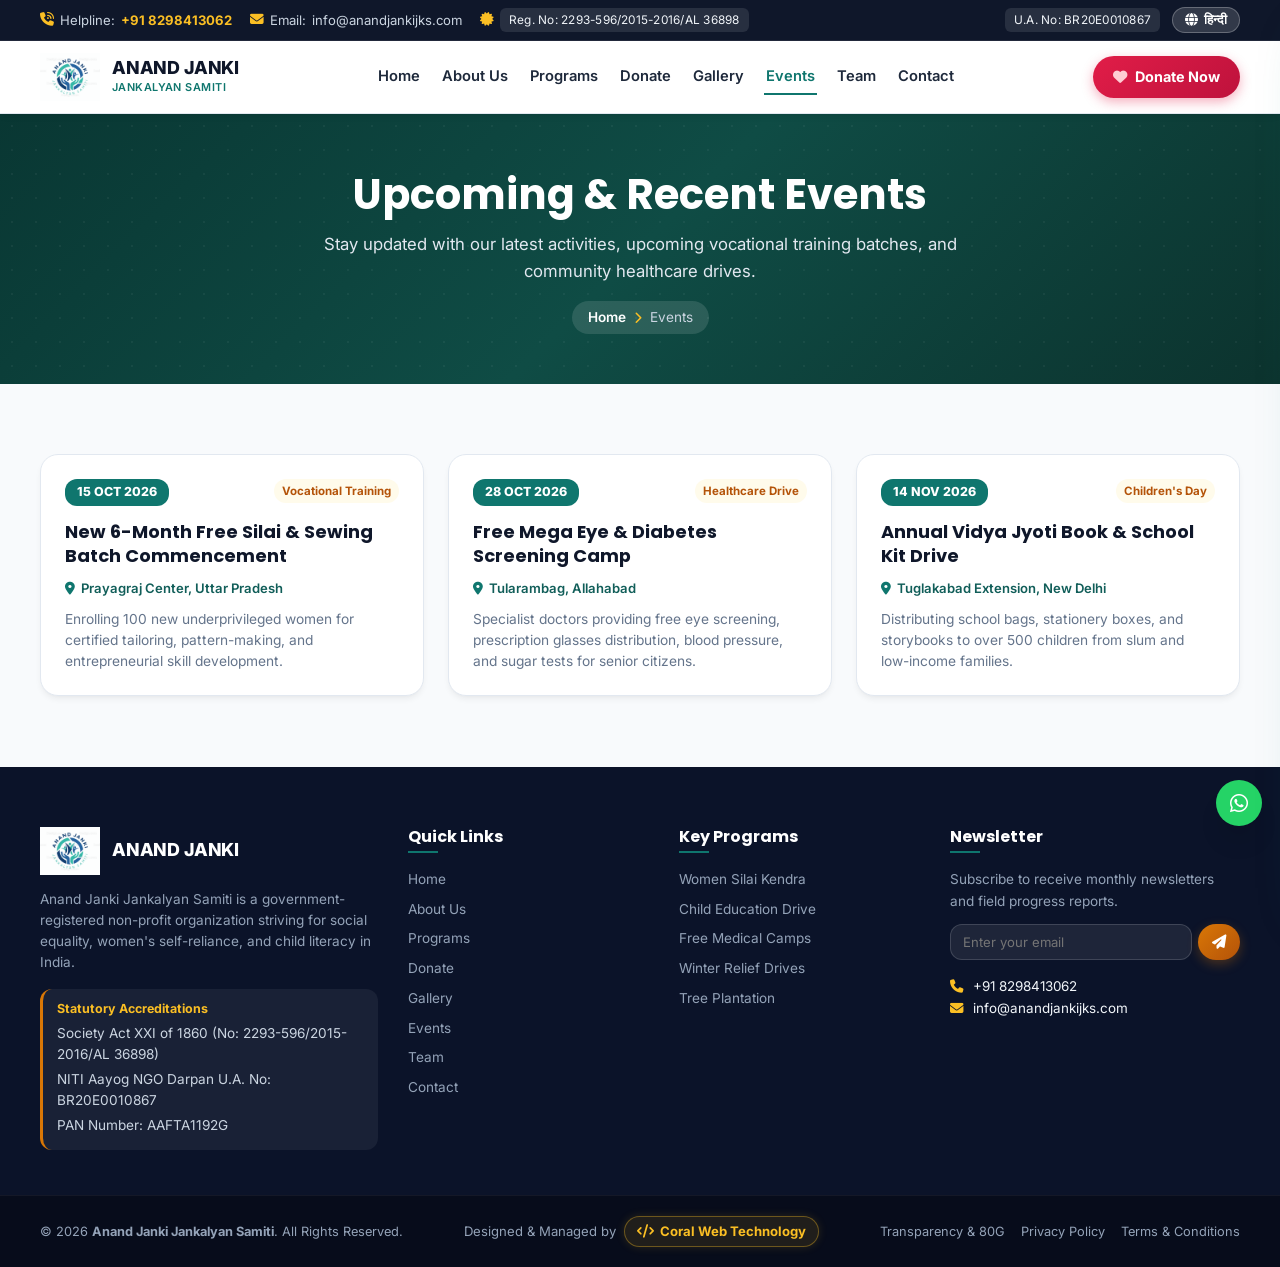
<file: events.html>
<!DOCTYPE html>
<html lang="en">
<head>
  <meta charset="UTF-8">
  <meta name="viewport" content="width=device-width, initial-scale=1.0">
  <title>Events & Updates | Anand Janki Jankalyan Samiti</title>
  
  <meta name="description" content="Stay updated with upcoming vocational training batches, health camps, and relief distribution drives organized by Anand Janki Jankalyan Samiti.">
  
  <!-- Fonts & Icons -->
  <link rel="preconnect" href="https://fonts.googleapis.com">
  <link rel="preconnect" href="https://fonts.gstatic.com" crossorigin>
  <link href="https://fonts.googleapis.com/css2?family=Inter:wght@400;500;600;700;800&family=Noto+Sans+Devanagari:wght@400;500;600;700;800&family=Poppins:wght@500;600;700;800&display=swap" rel="stylesheet">
  <link rel="stylesheet" href="https://cdnjs.cloudflare.com/ajax/libs/font-awesome/6.5.1/css/all.min.css">

  <link rel="stylesheet" href="css/animations.css">
  <link rel="stylesheet" href="css/style.css">
  <link rel="icon" type="image/png" href="assets/images/logo.png">
</head>
<body>

  <!-- ================= TOP UTILITY BAR ================= -->
  <aside class="top-bar">
    <div class="container">
      <div class="top-bar-inner">
        <div class="top-bar-info">
          <div class="top-bar-item">
            <i class="fa-solid fa-phone-volume"></i>
            <span data-i18n="topbar.helpline">Helpline:</span>
            <a href="tel:+918298413062" style="font-weight: 700; color: #fbbf24;">+91 8298413062</a>
          </div>
          <div class="top-bar-item d-none-mobile">
            <i class="fa-solid fa-envelope"></i>
            <span data-i18n="topbar.email">Email:</span>
            <a href="mailto:info@anandjankijks.com">info@anandjankijks.com</a>
          </div>
          <div class="top-bar-item d-none-mobile">
            <i class="fa-solid fa-certificate"></i>
            <span class="reg-pill" data-i18n="topbar.regNo">Reg. No: 2293-596/2015-2016/AL 36898</span>
          </div>
        </div>

        <div class="top-bar-actions">
          <span class="reg-pill d-none-mobile" data-i18n="topbar.uaNo">U.A. No: BR20E0010867</span>
          <button id="langSwitchBtn" class="lang-switch-btn" aria-label="Toggle Language English/Hindi">
            <i class="fa-solid fa-globe"></i>
            <span data-i18n="topbar.langBtn">हिन्दी</span>
          </button>
        </div>
      </div>
    </div>
  </aside>

  <!-- ================= STICKY HEADER & NAVBAR ================= -->
  <header id="siteHeader" class="site-header">
    <div class="container">
      <div class="header-inner">
        <a href="index.html" class="brand-logo">
          <img src="assets/images/logo.png" alt="Logo" width="48" height="48">
          <div class="brand-text">
            <span class="brand-name">ANAND JANKI</span>
            <span class="brand-sub">JANKALYAN SAMITI</span>
          </div>
        </a>

        <nav class="nav-links" aria-label="Primary Navigation">
          <a href="index.html" class="nav-link" data-i18n="nav.home">Home</a>
          <a href="about.html" class="nav-link" data-i18n="nav.about">About Us</a>
          <a href="programs.html" class="nav-link" data-i18n="nav.programs">Programs</a>
          <a href="donate.html" class="nav-link" data-i18n="nav.donate">Donate</a>
          <a href="gallery.html" class="nav-link" data-i18n="nav.gallery">Gallery</a>
          <a href="events.html" class="nav-link active" data-i18n="nav.events">Events</a>
          <a href="team.html" class="nav-link" data-i18n="nav.team">Team</a>
          <a href="contact.html" class="nav-link" data-i18n="nav.contact">Contact</a>
        </nav>

        <div class="header-cta-group">
          <a href="donate.html" class="btn btn-donate">
            <i class="fa-solid fa-heart heart-beat"></i>
            <span data-i18n="nav.donateBtn">Donate Now</span>
          </a>
          <button id="mobileToggleBtn" class="mobile-toggle-btn" aria-label="Open Navigation Menu">
            <i class="fa-solid fa-bars-staggered"></i>
          </button>
        </div>
      </div>
    </div>
  </header>

  <!-- ================= MOBILE NAVIGATION DRAWER ================= -->
  <div id="mobileNavOverlay" class="mobile-nav-overlay"></div>
  <aside id="mobileNavDrawer" class="mobile-nav-drawer">
    <div class="drawer-header">
      <div class="brand-logo">
        <img src="assets/images/logo.png" alt="Logo" width="38" height="38">
        <span class="brand-name" style="font-size: 0.95rem;">ANAND JANKI</span>
      </div>
      <button id="drawerCloseBtn" class="drawer-close-btn"><i class="fa-solid fa-xmark"></i></button>
    </div>

    <div class="drawer-links">
      <a href="index.html" class="drawer-link"><span data-i18n="nav.home">Home</span> <i class="fa-solid fa-chevron-right"></i></a>
      <a href="about.html" class="drawer-link"><span data-i18n="nav.about">About Us</span> <i class="fa-solid fa-chevron-right"></i></a>
      <a href="programs.html" class="drawer-link"><span data-i18n="nav.programs">Programs</span> <i class="fa-solid fa-chevron-right"></i></a>
      <a href="donate.html" class="drawer-link"><span data-i18n="nav.donate">Donate</span> <i class="fa-solid fa-chevron-right"></i></a>
      <a href="gallery.html" class="drawer-link"><span data-i18n="nav.gallery">Gallery</span> <i class="fa-solid fa-chevron-right"></i></a>
      <a href="events.html" class="drawer-link active"><span data-i18n="nav.events">Events</span> <i class="fa-solid fa-chevron-right"></i></a>
      <a href="team.html" class="drawer-link"><span data-i18n="nav.team">Team</span> <i class="fa-solid fa-chevron-right"></i></a>
      <a href="contact.html" class="drawer-link"><span data-i18n="nav.contact">Contact</span> <i class="fa-solid fa-chevron-right"></i></a>
    </div>

    <div style="margin-top: auto; display: flex; flex-direction: column; gap: 10px;">
      <button id="langSwitchBtnMobile" class="btn btn-outline" style="width: 100%;">
        <i class="fa-solid fa-globe"></i>
        <span data-i18n="topbar.langBtn">हिन्दी</span>
      </button>
      <a href="donate.html" class="btn btn-donate" style="width: 100%;">
        <i class="fa-solid fa-heart"></i>
        <span data-i18n="nav.donateBtn">Donate Now</span>
      </a>
    </div>
  </aside>

  <!-- ================= PAGE BANNER ================= -->
  <section class="page-banner">
    <div class="hero-pattern-bg"></div>
    <div class="container">
      <div class="page-banner-content reveal">
        <h1 data-i18n="events.badge">Events & Activities</h1>
        <p data-i18n="events.subtitle">Stay updated with our latest activities, upcoming vocational training batches, and healthcare drives.</p>
        <div class="breadcrumb-nav">
          <a href="index.html" data-i18n="nav.home">Home</a>
          <i class="fa-solid fa-chevron-right"></i>
          <span data-i18n="nav.events">Events</span>
        </div>
      </div>
    </div>
  </section>

  <!-- ================= EVENTS SECTION ================= -->
  <section class="events-section section-padding">
    <div class="container">
      <div class="events-grid">
        <!-- Event 1 -->
        <div class="event-card reveal delay-100">
          <div class="event-card-header">
            <div class="event-date-badge" data-i18n="events.ev1.date">15 OCT 2026</div>
            <span class="event-tag" data-i18n="events.ev1.tag">Vocational Training</span>
          </div>
          <h3 data-i18n="events.ev1.title">New 6-Month Free Silai & Sewing Batch Commencement</h3>
          <div class="event-meta">
            <i class="fa-solid fa-location-dot"></i>
            <span data-i18n="events.ev1.loc">Prayagraj Center, Uttar Pradesh</span>
          </div>
          <p data-i18n="events.ev1.desc">
            Enrolling 100 new underprivileged women for certified tailoring, pattern-making, and entrepreneurial skill development.
          </p>
        </div>

        <!-- Event 2 -->
        <div class="event-card reveal delay-200">
          <div class="event-card-header">
            <div class="event-date-badge" data-i18n="events.ev2.date">28 OCT 2026</div>
            <span class="event-tag" data-i18n="events.ev2.tag">Healthcare Drive</span>
          </div>
          <h3 data-i18n="events.ev2.title">Free Mega Eye & Diabetes Screening Camp</h3>
          <div class="event-meta">
            <i class="fa-solid fa-location-dot"></i>
            <span data-i18n="events.ev2.loc">Tularambag, Allahabad</span>
          </div>
          <p data-i18n="events.ev2.desc">
            Specialist doctors providing free eye screening, prescription glasses distribution, blood pressure, and sugar tests for senior citizens.
          </p>
        </div>

        <!-- Event 3 -->
        <div class="event-card reveal delay-300">
          <div class="event-card-header">
            <div class="event-date-badge" data-i18n="events.ev3.date">14 NOV 2026</div>
            <span class="event-tag" data-i18n="events.ev3.tag">Children's Day</span>
          </div>
          <h3 data-i18n="events.ev3.title">Annual Vidya Jyoti Book & School Kit Drive</h3>
          <div class="event-meta">
            <i class="fa-solid fa-location-dot"></i>
            <span data-i18n="events.ev3.loc">Tuglakabad Extension, New Delhi</span>
          </div>
          <p data-i18n="events.ev3.desc">
            Distributing school bags, stationery boxes, and storybooks to over 500 children from slum and low-income families.
          </p>
        </div>
      </div>
    </div>
  </section>

  <!-- ================= FOOTER ================= -->
  <footer class="site-footer">
    <div class="container">
      <div class="footer-grid">
        <div class="footer-brand">
          <div class="brand-logo" style="margin-bottom: 14px;">
            <img src="assets/images/logo.png" alt="Logo" width="44" height="44">
            <span class="brand-name" style="color: #ffffff;">ANAND JANKI</span>
          </div>
          <p data-i18n="footer.desc">
            Anand Janki Jankalyan Samiti is a government-registered non-profit organization striving for social equality, women's self-reliance, and child literacy in India.
          </p>
          <div class="footer-legal-tag">
            <strong style="color: #fbbf24; display: block; margin-bottom: 4px;" data-i18n="footer.regInfoTitle">Statutory Accreditations</strong>
            <p data-i18n="footer.reg1">Society Act XXI of 1860 (No: 2293-596/2015-2016/AL 36898)</p>
            <p data-i18n="footer.reg2">NITI Aayog NGO Darpan U.A. No: BR20E0010867</p>
            <p data-i18n="footer.reg3">PAN Number: AAFTA1192G</p>
          </div>
        </div>

        <div class="footer-column">
          <h4 data-i18n="footer.quickLinks">Quick Links</h4>
          <div class="footer-links">
            <a href="index.html" data-i18n="nav.home">Home</a>
            <a href="about.html" data-i18n="nav.about">About Us</a>
            <a href="programs.html" data-i18n="nav.programs">Our Programs</a>
            <a href="donate.html" data-i18n="nav.donate">Donate</a>
            <a href="gallery.html" data-i18n="nav.gallery">Photo Gallery</a>
            <a href="events.html" data-i18n="nav.events">Events & Updates</a>
            <a href="team.html" data-i18n="nav.team">Leadership</a>
            <a href="contact.html" data-i18n="nav.contact">Contact Us</a>
          </div>
        </div>

        <div class="footer-column">
          <h4 data-i18n="footer.programs">Key Programs</h4>
          <div class="footer-links">
            <a href="programs.html" data-i18n="footer.silai">Women Silai Kendra</a>
            <a href="programs.html" data-i18n="footer.vidya">Child Education Drive</a>
            <a href="programs.html" data-i18n="footer.health">Free Medical Camps</a>
            <a href="programs.html" data-i18n="footer.blanket">Winter Relief Drives</a>
            <a href="programs.html" data-i18n="footer.green">Tree Plantation</a>
          </div>
        </div>

        <div class="footer-column">
          <h4 data-i18n="footer.newsletterTitle">Newsletter</h4>
          <p style="font-size: 0.85rem; margin-bottom: 12px;" data-i18n="footer.newsletterDesc">
            Subscribe to receive monthly newsletters and field progress reports.
          </p>
          <form id="newsletterForm" class="newsletter-form">
            <input type="email" placeholder="Enter your email" data-i18n-placeholder="footer.newsletterPlh" required>
            <button type="submit" class="btn btn-secondary" style="padding: 9px 14px;">
              <i class="fa-solid fa-paper-plane"></i>
            </button>
          </form>
          <div style="margin-top: 16px;">
            <p style="color: #f1f5f9; font-size: 0.84rem;"><i class="fa-solid fa-phone" style="color: #fbbf24; margin-right: 6px;"></i> +91 8298413062</p>
            <p style="color: #f1f5f9; font-size: 0.84rem;"><i class="fa-solid fa-envelope" style="color: #fbbf24; margin-right: 6px;"></i> info@anandjankijks.com</p>
          </div>
        </div>
      </div>
    </div>

    <div class="footer-bottom">
      <div class="container">
        <div class="footer-bottom-inner">
          <div>
            &copy; 2026 <strong>Anand Janki Jankalyan Samiti</strong>. <span data-i18n="footer.rights">All Rights Reserved.</span>
          </div>
          <div class="developer-credit">
            <span data-i18n="footer.creditBy">Designed & Managed by</span>
            <a href="https://coralwebtechnology.com/" target="_blank" rel="noopener noreferrer" class="credit-highlight" title="Coral Web Technology - Web Development & Digital Solutions">
              <i class="fa-solid fa-code"></i> Coral Web Technology
            </a>
          </div>
          <div class="footer-bottom-links">
            <a href="about.html" data-i18n="footer.transparency">Transparency & 80G</a>
            <a href="contact.html" data-i18n="footer.privacy">Privacy Policy</a>
            <a href="contact.html" data-i18n="footer.terms">Terms & Conditions</a>
          </div>
        </div>
      </div>
    </div>
  </footer>

  <!-- Floating Actions -->
  <div class="floating-actions-container">
    <a href="https://wa.me/918298413062?text=Hello%20Anand%20Janki%20Jankalyan%20Samiti" target="_blank" class="floating-btn floating-whatsapp" title="Chat on WhatsApp">
      <i class="fa-brands fa-whatsapp"></i>
    </a>
    <a href="#" id="backToTopBtn" class="floating-btn back-to-top-btn" title="Back to top">
      <i class="fa-solid fa-arrow-up"></i>
    </a>
  </div>

  <script src="js/translations.js"></script>
  <script src="js/main.js"></script>
</body>
</html>
</file>
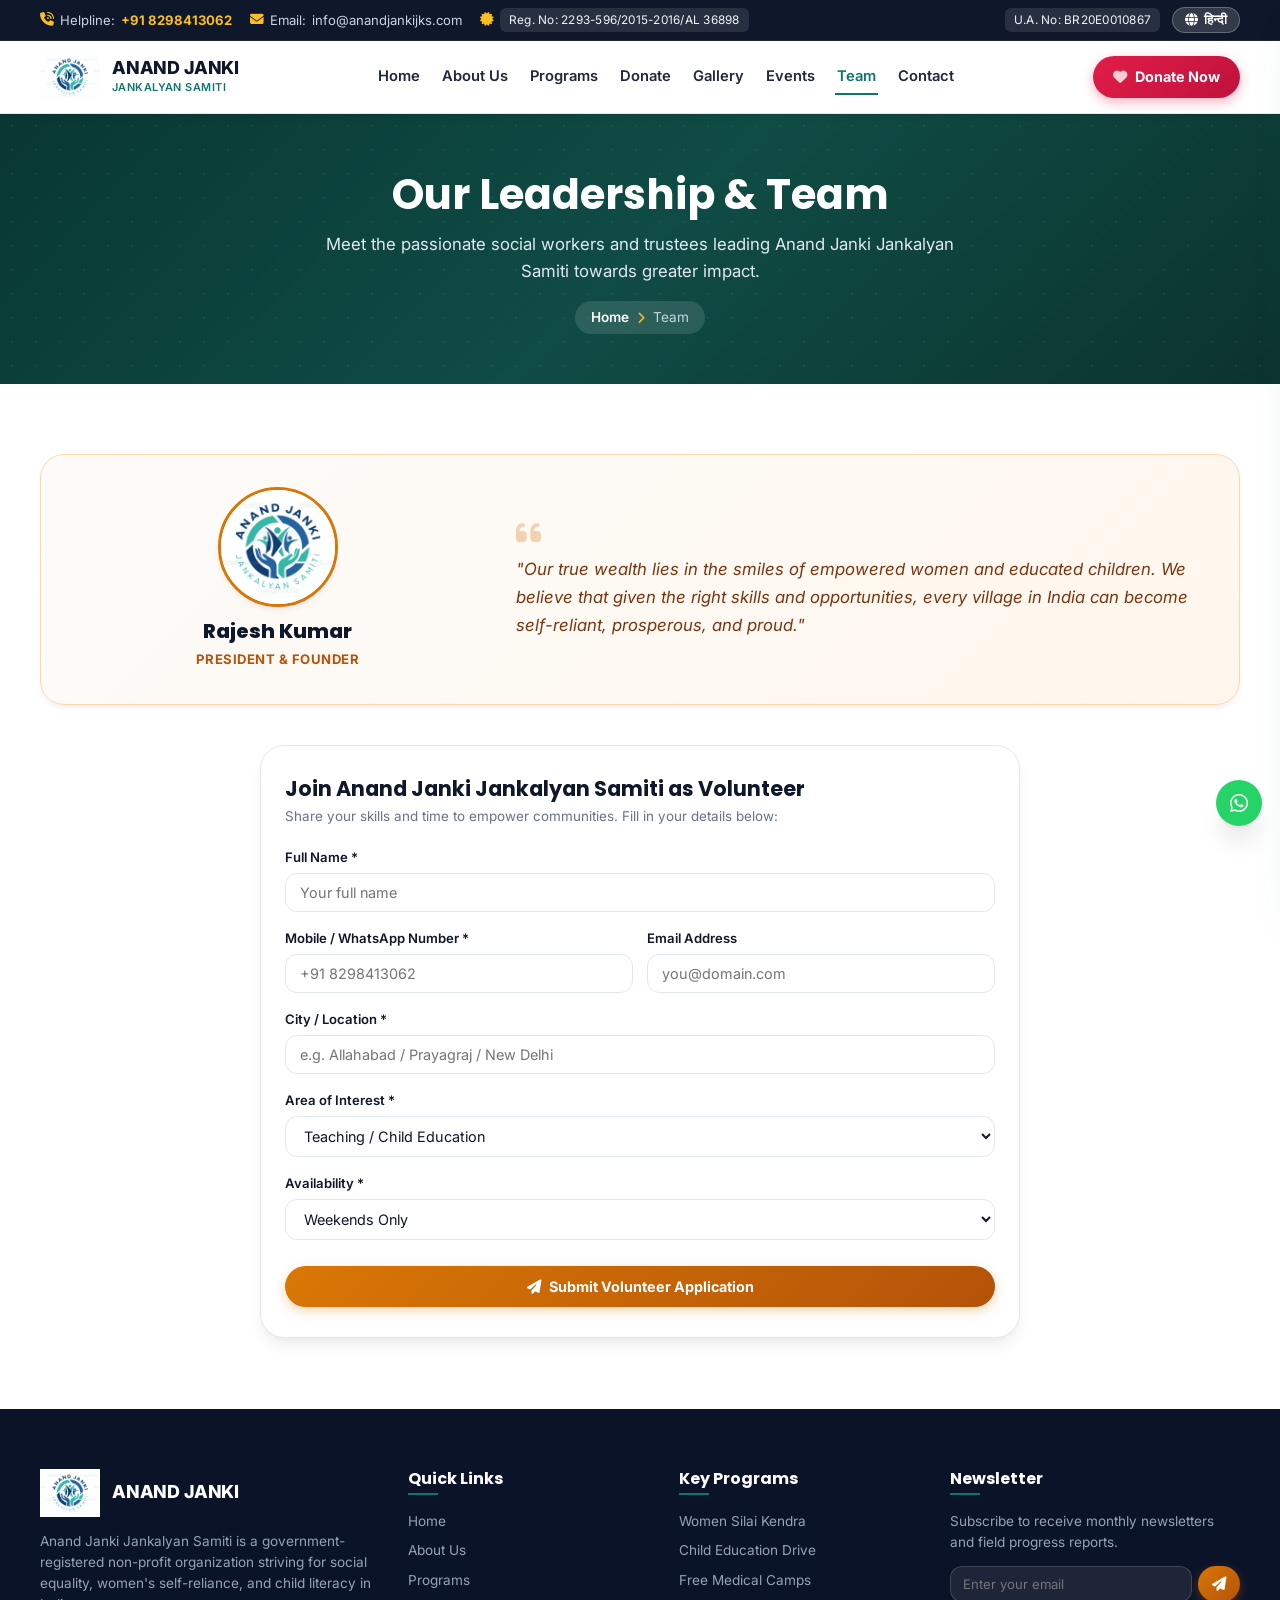
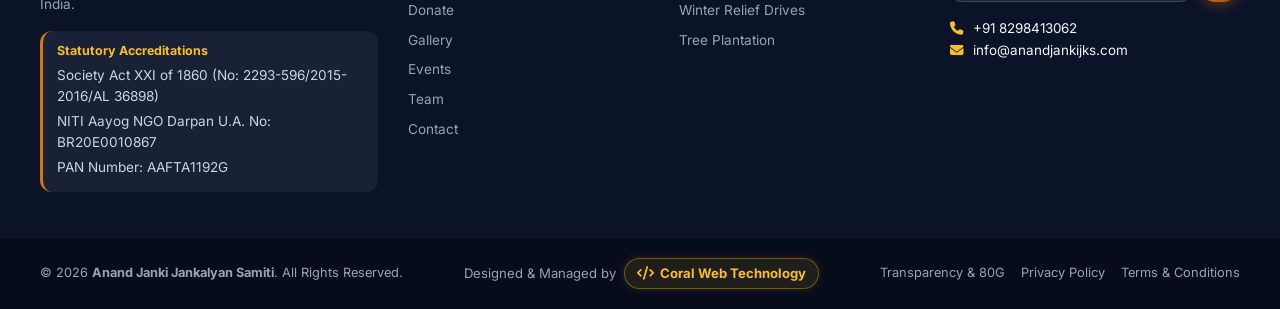
<file: team.html>
<!DOCTYPE html>
<html lang="en">
<head>
  <meta charset="UTF-8">
  <meta name="viewport" content="width=device-width, initial-scale=1.0">
  <title>Leadership & Team | Anand Janki Jankalyan Samiti</title>
  
  <meta name="description" content="Meet the leadership and volunteer team of Anand Janki Jankalyan Samiti, led by President Rajesh Kumar.">
  
  <!-- Fonts & Icons -->
  <link rel="preconnect" href="https://fonts.googleapis.com">
  <link rel="preconnect" href="https://fonts.gstatic.com" crossorigin>
  <link href="https://fonts.googleapis.com/css2?family=Inter:wght@400;500;600;700;800&family=Noto+Sans+Devanagari:wght@400;500;600;700;800&family=Poppins:wght@500;600;700;800&display=swap" rel="stylesheet">
  <link rel="stylesheet" href="https://cdnjs.cloudflare.com/ajax/libs/font-awesome/6.5.1/css/all.min.css">

  <link rel="stylesheet" href="css/animations.css">
  <link rel="stylesheet" href="css/style.css">
  <link rel="icon" type="image/png" href="assets/images/logo.png">
</head>
<body>

  <!-- ================= TOP UTILITY BAR ================= -->
  <aside class="top-bar">
    <div class="container">
      <div class="top-bar-inner">
        <div class="top-bar-info">
          <div class="top-bar-item">
            <i class="fa-solid fa-phone-volume"></i>
            <span data-i18n="topbar.helpline">Helpline:</span>
            <a href="tel:+918298413062" style="font-weight: 700; color: #fbbf24;">+91 8298413062</a>
          </div>
          <div class="top-bar-item d-none-mobile">
            <i class="fa-solid fa-envelope"></i>
            <span data-i18n="topbar.email">Email:</span>
            <a href="mailto:info@anandjankijks.com">info@anandjankijks.com</a>
          </div>
          <div class="top-bar-item d-none-mobile">
            <i class="fa-solid fa-certificate"></i>
            <span class="reg-pill" data-i18n="topbar.regNo">Reg. No: 2293-596/2015-2016/AL 36898</span>
          </div>
        </div>

        <div class="top-bar-actions">
          <span class="reg-pill d-none-mobile" data-i18n="topbar.uaNo">U.A. No: BR20E0010867</span>
          <button id="langSwitchBtn" class="lang-switch-btn" aria-label="Toggle Language English/Hindi">
            <i class="fa-solid fa-globe"></i>
            <span data-i18n="topbar.langBtn">हिन्दी</span>
          </button>
        </div>
      </div>
    </div>
  </aside>

  <!-- ================= STICKY HEADER & NAVBAR ================= -->
  <header id="siteHeader" class="site-header">
    <div class="container">
      <div class="header-inner">
        <a href="index.html" class="brand-logo">
          <img src="assets/images/logo.png" alt="Logo" width="48" height="48">
          <div class="brand-text">
            <span class="brand-name">ANAND JANKI</span>
            <span class="brand-sub">JANKALYAN SAMITI</span>
          </div>
        </a>

        <nav class="nav-links" aria-label="Primary Navigation">
          <a href="index.html" class="nav-link" data-i18n="nav.home">Home</a>
          <a href="about.html" class="nav-link" data-i18n="nav.about">About Us</a>
          <a href="programs.html" class="nav-link" data-i18n="nav.programs">Programs</a>
          <a href="donate.html" class="nav-link" data-i18n="nav.donate">Donate</a>
          <a href="gallery.html" class="nav-link" data-i18n="nav.gallery">Gallery</a>
          <a href="events.html" class="nav-link" data-i18n="nav.events">Events</a>
          <a href="team.html" class="nav-link active" data-i18n="nav.team">Team</a>
          <a href="contact.html" class="nav-link" data-i18n="nav.contact">Contact</a>
        </nav>

        <div class="header-cta-group">
          <a href="donate.html" class="btn btn-donate">
            <i class="fa-solid fa-heart heart-beat"></i>
            <span data-i18n="nav.donateBtn">Donate Now</span>
          </a>
          <button id="mobileToggleBtn" class="mobile-toggle-btn" aria-label="Open Navigation Menu">
            <i class="fa-solid fa-bars-staggered"></i>
          </button>
        </div>
      </div>
    </div>
  </header>

  <!-- ================= MOBILE NAVIGATION DRAWER ================= -->
  <div id="mobileNavOverlay" class="mobile-nav-overlay"></div>
  <aside id="mobileNavDrawer" class="mobile-nav-drawer">
    <div class="drawer-header">
      <div class="brand-logo">
        <img src="assets/images/logo.png" alt="Logo" width="38" height="38">
        <span class="brand-name" style="font-size: 0.95rem;">ANAND JANKI</span>
      </div>
      <button id="drawerCloseBtn" class="drawer-close-btn"><i class="fa-solid fa-xmark"></i></button>
    </div>

    <div class="drawer-links">
      <a href="index.html" class="drawer-link"><span data-i18n="nav.home">Home</span> <i class="fa-solid fa-chevron-right"></i></a>
      <a href="about.html" class="drawer-link"><span data-i18n="nav.about">About Us</span> <i class="fa-solid fa-chevron-right"></i></a>
      <a href="programs.html" class="drawer-link"><span data-i18n="nav.programs">Programs</span> <i class="fa-solid fa-chevron-right"></i></a>
      <a href="donate.html" class="drawer-link"><span data-i18n="nav.donate">Donate</span> <i class="fa-solid fa-chevron-right"></i></a>
      <a href="gallery.html" class="drawer-link"><span data-i18n="nav.gallery">Gallery</span> <i class="fa-solid fa-chevron-right"></i></a>
      <a href="events.html" class="drawer-link"><span data-i18n="nav.events">Events</span> <i class="fa-solid fa-chevron-right"></i></a>
      <a href="team.html" class="drawer-link active"><span data-i18n="nav.team">Team</span> <i class="fa-solid fa-chevron-right"></i></a>
      <a href="contact.html" class="drawer-link"><span data-i18n="nav.contact">Contact</span> <i class="fa-solid fa-chevron-right"></i></a>
    </div>

    <div style="margin-top: auto; display: flex; flex-direction: column; gap: 10px;">
      <button id="langSwitchBtnMobile" class="btn btn-outline" style="width: 100%;">
        <i class="fa-solid fa-globe"></i>
        <span data-i18n="topbar.langBtn">हिन्दी</span>
      </button>
      <a href="donate.html" class="btn btn-donate" style="width: 100%;">
        <i class="fa-solid fa-heart"></i>
        <span data-i18n="nav.donateBtn">Donate Now</span>
      </a>
    </div>
  </aside>

  <!-- ================= PAGE BANNER ================= -->
  <section class="page-banner">
    <div class="hero-pattern-bg"></div>
    <div class="container">
      <div class="page-banner-content reveal">
        <h1 data-i18n="team.badge">Our Leadership & Team</h1>
        <p data-i18n="team.subtitle">Meet the passionate social workers and trustees leading Anand Janki Jankalyan Samiti towards greater impact.</p>
        <div class="breadcrumb-nav">
          <a href="index.html" data-i18n="nav.home">Home</a>
          <i class="fa-solid fa-chevron-right"></i>
          <span data-i18n="nav.team">Team</span>
        </div>
      </div>
    </div>
  </section>

  <!-- ================= TEAM SECTION ================= -->
  <section class="team-section section-padding">
    <div class="container">
      <!-- President Card -->
      <div class="president-box reveal">
        <div class="president-profile">
          <div class="president-avatar-wrap">
            <img src="assets/images/logo.png" alt="Rajesh Kumar, President">
          </div>
          <h3 class="president-name" data-i18n="team.presName">Rajesh Kumar</h3>
          <span class="president-role" data-i18n="team.presRole">President & Founder</span>
        </div>

        <div class="president-quote">
          <i class="fa-solid fa-quote-left quote-icon"></i>
          <p data-i18n="team.presQuote">
            "Our true wealth lies in the smiles of empowered women and educated children. We believe that given the right skills and opportunities, every village in India can become self-reliant, prosperous, and proud."
          </p>
        </div>
      </div>

      <!-- Volunteer Signup Box on Page -->
      <div class="contact-form-card reveal" style="max-width: 760px; margin: 0 auto;">
        <h3 data-i18n="modal.volTitle">Join Anand Janki Jankalyan Samiti as Volunteer</h3>
        <p class="form-subtitle" data-i18n="modal.volSubtitle">Share your skills and time to empower communities. Fill in your details below:</p>

        <form id="volunteerForm">
          <div class="form-group">
            <label class="form-label" data-i18n="modal.volName">Full Name *</label>
            <input type="text" class="form-control" required placeholder="Your full name">
          </div>

          <div class="form-row">
            <div class="form-group">
              <label class="form-label" data-i18n="modal.volPhone">Mobile / WhatsApp *</label>
              <input type="tel" class="form-control" required placeholder="+91 8298413062">
            </div>
            <div class="form-group">
              <label class="form-label" data-i18n="modal.volEmail">Email Address</label>
              <input type="email" class="form-control" placeholder="you@domain.com">
            </div>
          </div>

          <div class="form-group">
            <label class="form-label" data-i18n="modal.volCity">City / Location *</label>
            <input type="text" class="form-control" required placeholder="e.g. Allahabad / Prayagraj / New Delhi">
          </div>

          <div class="form-group">
            <label class="form-label" data-i18n="modal.volArea">Area of Interest *</label>
            <select class="form-control" required>
              <option value="education" data-i18n="modal.volArea1">Teaching / Child Education</option>
              <option value="women" data-i18n="modal.volArea2">Women Vocational & Tailoring Mentor</option>
              <option value="medical" data-i18n="modal.volArea3">Health Camp & Medical Support</option>
              <option value="media" data-i18n="modal.volArea4">Social Media, Content & Photography</option>
              <option value="events" data-i18n="modal.volArea5">Field Event & Relief Coordinator</option>
            </select>
          </div>

          <div class="form-group">
            <label class="form-label" data-i18n="modal.volTime">Availability *</label>
            <select class="form-control" required>
              <option value="weekends" data-i18n="modal.volTime1">Weekends Only</option>
              <option value="weekdays" data-i18n="modal.volTime2">Weekdays (Part Time)</option>
              <option value="fulltime" data-i18n="modal.volTime3">Full Time Volunteer</option>
            </select>
          </div>

          <button type="submit" class="btn btn-secondary" style="width: 100%; padding: 12px; margin-top: 10px;">
            <i class="fa-solid fa-paper-plane"></i>
            <span data-i18n="modal.volSubmit">Submit Volunteer Application</span>
          </button>
        </form>
      </div>
    </div>
  </section>

  <!-- ================= FOOTER ================= -->
  <footer class="site-footer">
    <div class="container">
      <div class="footer-grid">
        <div class="footer-brand">
          <div class="brand-logo" style="margin-bottom: 14px;">
            <img src="assets/images/logo.png" alt="Logo" width="44" height="44">
            <span class="brand-name" style="color: #ffffff;">ANAND JANKI</span>
          </div>
          <p data-i18n="footer.desc">
            Anand Janki Jankalyan Samiti is a government-registered non-profit organization striving for social equality, women's self-reliance, and child literacy in India.
          </p>
          <div class="footer-legal-tag">
            <strong style="color: #fbbf24; display: block; margin-bottom: 4px;" data-i18n="footer.regInfoTitle">Statutory Accreditations</strong>
            <p data-i18n="footer.reg1">Society Act XXI of 1860 (No: 2293-596/2015-2016/AL 36898)</p>
            <p data-i18n="footer.reg2">NITI Aayog NGO Darpan U.A. No: BR20E0010867</p>
            <p data-i18n="footer.reg3">PAN Number: AAFTA1192G</p>
          </div>
        </div>

        <div class="footer-column">
          <h4 data-i18n="footer.quickLinks">Quick Links</h4>
          <div class="footer-links">
            <a href="index.html" data-i18n="nav.home">Home</a>
            <a href="about.html" data-i18n="nav.about">About Us</a>
            <a href="programs.html" data-i18n="nav.programs">Our Programs</a>
            <a href="donate.html" data-i18n="nav.donate">Donate</a>
            <a href="gallery.html" data-i18n="nav.gallery">Photo Gallery</a>
            <a href="events.html" data-i18n="nav.events">Events & Updates</a>
            <a href="team.html" data-i18n="nav.team">Leadership</a>
            <a href="contact.html" data-i18n="nav.contact">Contact Us</a>
          </div>
        </div>

        <div class="footer-column">
          <h4 data-i18n="footer.programs">Key Programs</h4>
          <div class="footer-links">
            <a href="programs.html" data-i18n="footer.silai">Women Silai Kendra</a>
            <a href="programs.html" data-i18n="footer.vidya">Child Education Drive</a>
            <a href="programs.html" data-i18n="footer.health">Free Medical Camps</a>
            <a href="programs.html" data-i18n="footer.blanket">Winter Relief Drives</a>
            <a href="programs.html" data-i18n="footer.green">Tree Plantation</a>
          </div>
        </div>

        <div class="footer-column">
          <h4 data-i18n="footer.newsletterTitle">Newsletter</h4>
          <p style="font-size: 0.85rem; margin-bottom: 12px;" data-i18n="footer.newsletterDesc">
            Subscribe to receive monthly newsletters and field progress reports.
          </p>
          <form id="newsletterForm" class="newsletter-form">
            <input type="email" placeholder="Enter your email" data-i18n-placeholder="footer.newsletterPlh" required>
            <button type="submit" class="btn btn-secondary" style="padding: 9px 14px;">
              <i class="fa-solid fa-paper-plane"></i>
            </button>
          </form>
          <div style="margin-top: 16px;">
            <p style="color: #f1f5f9; font-size: 0.84rem;"><i class="fa-solid fa-phone" style="color: #fbbf24; margin-right: 6px;"></i> +91 8298413062</p>
            <p style="color: #f1f5f9; font-size: 0.84rem;"><i class="fa-solid fa-envelope" style="color: #fbbf24; margin-right: 6px;"></i> info@anandjankijks.com</p>
          </div>
        </div>
      </div>
    </div>

    <div class="footer-bottom">
      <div class="container">
        <div class="footer-bottom-inner">
          <div>
            &copy; 2026 <strong>Anand Janki Jankalyan Samiti</strong>. <span data-i18n="footer.rights">All Rights Reserved.</span>
          </div>
          <div class="developer-credit">
            <span data-i18n="footer.creditBy">Designed & Managed by</span>
            <a href="https://coralwebtechnology.com/" target="_blank" rel="noopener noreferrer" class="credit-highlight" title="Coral Web Technology - Web Development & Digital Solutions">
              <i class="fa-solid fa-code"></i> Coral Web Technology
            </a>
          </div>
          <div class="footer-bottom-links">
            <a href="about.html" data-i18n="footer.transparency">Transparency & 80G</a>
            <a href="contact.html" data-i18n="footer.privacy">Privacy Policy</a>
            <a href="contact.html" data-i18n="footer.terms">Terms & Conditions</a>
          </div>
        </div>
      </div>
    </div>
  </footer>

  <!-- Floating Actions -->
  <div class="floating-actions-container">
    <a href="https://wa.me/918298413062?text=Hello%20Anand%20Janki%20Jankalyan%20Samiti" target="_blank" class="floating-btn floating-whatsapp" title="Chat on WhatsApp">
      <i class="fa-brands fa-whatsapp"></i>
    </a>
    <a href="#" id="backToTopBtn" class="floating-btn back-to-top-btn" title="Back to top">
      <i class="fa-solid fa-arrow-up"></i>
    </a>
  </div>

  <script src="js/translations.js"></script>
  <script src="js/main.js"></script>
</body>
</html>
</file>
<file: css/animations.css>
/* Animations & Transitions for Anand Janki Jankalyan Samiti */

@keyframes fadeIn {
  from {
    opacity: 0;
    transform: translateY(15px);
  }
  to {
    opacity: 1;
    transform: translateY(0);
  }
}

@keyframes fadeInUp {
  from {
    opacity: 0;
    transform: translateY(30px);
  }
  to {
    opacity: 1;
    transform: translateY(0);
  }
}

@keyframes fadeInLeft {
  from {
    opacity: 0;
    transform: translateX(-30px);
  }
  to {
    opacity: 1;
    transform: translateX(0);
  }
}

@keyframes fadeInRight {
  from {
    opacity: 0;
    transform: translateX(30px);
  }
  to {
    opacity: 1;
    transform: translateX(0);
  }
}

@keyframes pulseGlow {
  0% {
    box-shadow: 0 0 0 0 rgba(15, 118, 110, 0.5);
  }
  70% {
    box-shadow: 0 0 0 14px rgba(15, 118, 110, 0);
  }
  100% {
    box-shadow: 0 0 0 0 rgba(15, 118, 110, 0);
  }
}

@keyframes heartBeat {
  0% {
    transform: scale(1);
  }
  14% {
    transform: scale(1.15);
  }
  28% {
    transform: scale(1);
  }
  42% {
    transform: scale(1.15);
  }
  70% {
    transform: scale(1);
  }
}

@keyframes floatSlow {
  0%, 100% {
    transform: translateY(0);
  }
  50% {
    transform: translateY(-8px);
  }
}

@keyframes spin {
  from {
    transform: rotate(0deg);
  }
  to {
    transform: rotate(360deg);
  }
}

/* Scroll reveal utility classes */
.reveal {
  opacity: 0;
  transform: translateY(30px);
  transition: opacity 0.7s cubic-bezier(0.16, 1, 0.3, 1), transform 0.7s cubic-bezier(0.16, 1, 0.3, 1);
  will-change: opacity, transform;
}

.reveal.active {
  opacity: 1;
  transform: translateY(0);
}

.reveal-left {
  opacity: 0;
  transform: translateX(-40px);
  transition: opacity 0.8s cubic-bezier(0.16, 1, 0.3, 1), transform 0.8s cubic-bezier(0.16, 1, 0.3, 1);
}

.reveal-left.active {
  opacity: 1;
  transform: translateX(0);
}

.reveal-right {
  opacity: 0;
  transform: translateX(40px);
  transition: opacity 0.8s cubic-bezier(0.16, 1, 0.3, 1), transform 0.8s cubic-bezier(0.16, 1, 0.3, 1);
}

.reveal-right.active {
  opacity: 1;
  transform: translateX(0);
}

.delay-100 { transition-delay: 100ms; }
.delay-200 { transition-delay: 200ms; }
.delay-300 { transition-delay: 300ms; }
.delay-400 { transition-delay: 400ms; }
.delay-500 { transition-delay: 500ms; }

.pulse-glow {
  animation: pulseGlow 2.5s infinite;
}

.heart-beat {
  animation: heartBeat 2s infinite ease-in-out;
}

.float-slow {
  animation: floatSlow 4s infinite ease-in-out;
}
</file>
<file: css/style.css>
/* ==========================================================================
   ANAND JANKI JANKALYAN SAMITI - MODERN NGO STYLESHEET
   Inspired by ProSocialFoundation.com (Clean, Warm, Trustworthy, Fully Responsive)
   ========================================================================== */

/* ---------------- CSS Variables & Design System ---------------- */
:root {
  --primary: #0f766e;        /* Deep Emerald / Teal */
  --primary-dark: #115e59;   /* Dark Teal */
  --primary-light: #14b8a6;  /* Bright Teal */
  --primary-soft: #f0fdfa;   /* Soft Teal Tint */
  --primary-glow: rgba(15, 118, 110, 0.15);

  --secondary: #d97706;      /* Warm Saffron / Amber */
  --secondary-dark: #b45309; /* Deep Amber */
  --secondary-light: #fbbf24;/* Gold Amber */
  --secondary-soft: #fffbeb; /* Soft Amber Tint */

  --navy: #0f172a;           /* Deep Slate Navy */
  --navy-light: #1e293b;     /* Navy Surface */
  --navy-soft: #f8fafc;      /* Crisp Off-White */

  --accent-blue: #0284c7;    /* Trust Blue */
  --accent-red: #e11d48;     /* Warm Crimson for donate heart */

  --text-main: #1e293b;      /* Main text */
  --text-muted: #64748b;     /* Subdued text */
  --text-light: #94a3b8;     /* Very light text */
  --surface: #ffffff;        /* Pure white */
  --surface-alt: #f8fafc;    /* Light gray-blue */
  --surface-warm: #fcfbf9;   /* Warm tinted surface */
  --border-color: #e2e8f0;   /* Border */
  --border-focus: #0f766e;   /* Border highlight */

  --shadow-xs: 0 1px 2px 0 rgba(0, 0, 0, 0.05);
  --shadow-sm: 0 4px 6px -1px rgba(0, 0, 0, 0.06), 0 2px 4px -2px rgba(0, 0, 0, 0.04);
  --shadow-md: 0 10px 15px -3px rgba(0, 0, 0, 0.08), 0 4px 6px -4px rgba(0, 0, 0, 0.04);
  --shadow-lg: 0 20px 25px -5px rgba(0, 0, 0, 0.1), 0 8px 10px -6px rgba(0, 0, 0, 0.05);
  --shadow-xl: 0 25px 50px -12px rgba(15, 118, 110, 0.25);

  --radius-sm: 6px;
  --radius-md: 12px;
  --radius-lg: 18px;
  --radius-xl: 24px;
  --radius-full: 9999px;

  --font-sans: 'Inter', -apple-system, BlinkMacSystemFont, 'Segoe UI', Roboto, sans-serif;
  --font-heading: 'Poppins', 'Inter', sans-serif;
  --font-hindi: 'Noto Sans Devanagari', 'Poppins', sans-serif;

  --transition: all 0.25s cubic-bezier(0.4, 0, 0.2, 1);
  --transition-smooth: all 0.35s cubic-bezier(0.16, 1, 0.3, 1);
}

/* ---------------- Reset & Base Styles ---------------- */
*, *::before, *::after {
  box-sizing: border-box;
  margin: 0;
  padding: 0;
}

html {
  scroll-behavior: smooth;
  font-size: 16px;
  -webkit-text-size-adjust: 100%;
  overflow-x: hidden;
}

body {
  font-family: var(--font-sans);
  color: var(--text-main);
  background-color: var(--surface-alt);
  line-height: 1.6;
  overflow-x: hidden;
  width: 100%;
  text-rendering: optimizeLegibility;
  -webkit-font-smoothing: antialiased;
}

body.lang-hi {
  font-family: var(--font-hindi);
}

img {
  max-width: 100%;
  height: auto;
  display: block;
}

a {
  color: inherit;
  text-decoration: none;
  transition: var(--transition);
}

ul {
  list-style: none;
}

button, input, textarea, select {
  font-family: inherit;
  font-size: inherit;
  border: none;
  outline: none;
}

button {
  cursor: pointer;
  background: none;
}

.container {
  width: 100%;
  max-width: 1240px;
  margin: 0 auto;
  padding: 0 20px;
}

/* ---------------- Typography & Section Headers ---------------- */
h1, h2, h3, h4, h5, h6 {
  font-family: var(--font-heading);
  color: var(--navy);
  font-weight: 700;
  line-height: 1.25;
}

.section-header {
  text-align: center;
  max-width: 760px;
  margin: 0 auto 40px;
}

.section-badge {
  display: inline-flex;
  align-items: center;
  gap: 8px;
  background: var(--primary-soft);
  color: var(--primary);
  font-size: 0.82rem;
  font-weight: 700;
  letter-spacing: 0.03em;
  text-transform: uppercase;
  padding: 5px 14px;
  border-radius: var(--radius-full);
  margin-bottom: 12px;
  border: 1px solid rgba(15, 118, 110, 0.2);
}

.section-badge i {
  color: var(--secondary);
}

.section-title {
  font-size: clamp(1.6rem, 3.5vw, 2.3rem);
  margin-bottom: 14px;
  color: var(--navy);
  letter-spacing: -0.02em;
}

.section-subtitle {
  font-size: clamp(0.92rem, 1.8vw, 1.05rem);
  color: var(--text-muted);
  line-height: 1.6;
}

.section-padding {
  padding: 70px 0;
}

/* ---------------- Subpage Hero Banner ---------------- */
.page-banner {
  background: linear-gradient(135deg, #093733 0%, #0f4c45 50%, #0c332e 100%);
  color: #ffffff;
  padding: 55px 0 50px;
  text-align: center;
  position: relative;
  overflow: hidden;
}

.page-banner .hero-pattern-bg {
  position: absolute;
  inset: 0;
  background-image: radial-gradient(rgba(255, 255, 255, 0.08) 1.5px, transparent 1.5px);
  background-size: 24px 24px;
  opacity: 0.6;
}

.page-banner-content {
  position: relative;
  z-index: 2;
}

.page-banner h1 {
  color: #ffffff;
  font-size: clamp(1.8rem, 4vw, 2.6rem);
  margin-bottom: 10px;
}

.page-banner p {
  color: #e2e8f0;
  font-size: 1.05rem;
  max-width: 680px;
  margin: 0 auto 16px;
}

.breadcrumb-nav {
  display: inline-flex;
  align-items: center;
  gap: 8px;
  background: rgba(255, 255, 255, 0.12);
  padding: 6px 16px;
  border-radius: var(--radius-full);
  font-size: 0.85rem;
  color: #cbd5e1;
}

.breadcrumb-nav a {
  color: #ffffff;
  font-weight: 600;
}

.breadcrumb-nav a:hover {
  color: var(--secondary-light);
}

.breadcrumb-nav i {
  font-size: 0.75rem;
  color: var(--secondary-light);
}

/* ---------------- Top Utility Bar ---------------- */
.top-bar {
  background: var(--navy);
  color: #cbd5e1;
  font-size: 0.82rem;
  padding: 7px 0;
  border-bottom: 1px solid rgba(255, 255, 255, 0.08);
}

.top-bar-inner {
  display: flex;
  justify-content: space-between;
  align-items: center;
  gap: 10px;
}

.top-bar-info {
  display: flex;
  align-items: center;
  gap: 18px;
  flex-wrap: wrap;
}

.top-bar-item {
  display: inline-flex;
  align-items: center;
  gap: 6px;
}

.top-bar-item i {
  color: var(--secondary-light);
  font-size: 0.85rem;
}

.top-bar-item a:hover {
  color: #ffffff;
  text-decoration: underline;
}

.top-bar-actions {
  display: flex;
  align-items: center;
  gap: 12px;
  flex-shrink: 0;
}

.reg-pill {
  background: rgba(255, 255, 255, 0.1);
  padding: 3px 9px;
  border-radius: var(--radius-sm);
  font-size: 0.74rem;
  color: #f1f5f9;
  letter-spacing: 0.02em;
}

.lang-switch-btn {
  display: inline-flex;
  align-items: center;
  gap: 6px;
  background: rgba(255, 255, 255, 0.15);
  color: #ffffff;
  padding: 4px 12px;
  border-radius: var(--radius-full);
  font-size: 0.8rem;
  font-weight: 600;
  border: 1px solid rgba(255, 255, 255, 0.25);
  transition: var(--transition);
}

.lang-switch-btn:hover {
  background: var(--primary);
  border-color: var(--primary-light);
  color: #ffffff;
}

/* ---------------- Sticky Header & Navigation ---------------- */
.site-header {
  position: sticky;
  top: 0;
  z-index: 1000;
  background: rgba(255, 255, 255, 0.98);
  backdrop-filter: blur(12px);
  -webkit-backdrop-filter: blur(12px);
  border-bottom: 1px solid var(--border-color);
  transition: var(--transition);
  box-shadow: var(--shadow-sm);
}

.site-header.scrolled {
  box-shadow: var(--shadow-md);
}

.header-inner {
  display: flex;
  justify-content: space-between;
  align-items: center;
  height: 72px;
}

.brand-logo {
  display: flex;
  align-items: center;
  gap: 12px;
}

.brand-logo img {
  height: 48px;
  width: auto;
  object-fit: contain;
  transition: transform 0.3s ease;
}

.brand-logo:hover img {
  transform: scale(1.04);
}

.brand-text {
  display: flex;
  flex-direction: column;
}

.brand-name {
  font-size: 1.12rem;
  font-weight: 800;
  color: var(--navy);
  letter-spacing: -0.01em;
  line-height: 1.15;
}

.brand-sub {
  font-size: 0.68rem;
  font-weight: 600;
  color: var(--primary);
  letter-spacing: 0.04em;
  text-transform: uppercase;
}

.nav-links {
  display: flex;
  align-items: center;
  gap: 18px;
}

.nav-link {
  font-size: 0.92rem;
  font-weight: 600;
  color: var(--text-main);
  padding: 6px 2px;
  position: relative;
  transition: var(--transition);
}

.nav-link::after {
  content: '';
  position: absolute;
  bottom: 0;
  left: 0;
  width: 0;
  height: 2px;
  background: var(--primary);
  transition: width 0.3s ease;
}

.nav-link:hover, .nav-link.active {
  color: var(--primary);
}

.nav-link:hover::after, .nav-link.active::after {
  width: 100%;
}

.header-cta-group {
  display: flex;
  align-items: center;
  gap: 10px;
}

.btn {
  display: inline-flex;
  align-items: center;
  justify-content: center;
  gap: 8px;
  font-weight: 700;
  font-size: 0.9rem;
  padding: 9px 20px;
  border-radius: var(--radius-full);
  transition: var(--transition-smooth);
  white-space: nowrap;
}

.btn-primary {
  background: linear-gradient(135deg, var(--primary) 0%, var(--primary-dark) 100%);
  color: #ffffff;
  box-shadow: 0 4px 12px rgba(15, 118, 110, 0.3);
}

.btn-primary:hover {
  transform: translateY(-2px);
  box-shadow: 0 8px 18px rgba(15, 118, 110, 0.4);
  color: #ffffff;
}

.btn-secondary {
  background: linear-gradient(135deg, var(--secondary) 0%, var(--secondary-dark) 100%);
  color: #ffffff;
  box-shadow: 0 4px 12px rgba(217, 119, 6, 0.3);
}

.btn-secondary:hover {
  transform: translateY(-2px);
  box-shadow: 0 8px 18px rgba(217, 119, 6, 0.4);
  color: #ffffff;
}

.btn-outline {
  background: transparent;
  color: var(--primary);
  border: 2px solid var(--primary);
}

.btn-outline:hover {
  background: var(--primary);
  color: #ffffff;
  transform: translateY(-2px);
}

.btn-outline-white {
  background: rgba(255, 255, 255, 0.1);
  color: #ffffff;
  border: 2px solid rgba(255, 255, 255, 0.6);
  backdrop-filter: blur(6px);
}

.btn-outline-white:hover {
  background: #ffffff;
  color: var(--navy);
  border-color: #ffffff;
  transform: translateY(-2px);
}

.btn-donate {
  background: linear-gradient(135deg, #e11d48 0%, #be123c 100%);
  color: #ffffff;
  box-shadow: 0 4px 12px rgba(225, 29, 72, 0.35);
  padding: 9px 20px;
}

.btn-donate:hover {
  transform: translateY(-2px);
  box-shadow: 0 8px 20px rgba(225, 29, 72, 0.45);
  color: #ffffff;
}

.btn-donate i {
  color: #fecdd3;
}

.mobile-toggle-btn {
  display: none;
  font-size: 1.4rem;
  color: var(--navy);
  padding: 8px;
  border-radius: var(--radius-sm);
}

/* ---------------- Mobile Navigation Drawer ---------------- */
.mobile-nav-overlay {
  position: fixed;
  inset: 0;
  background: rgba(15, 23, 42, 0.65);
  backdrop-filter: blur(4px);
  z-index: 1050;
  opacity: 0;
  visibility: hidden;
  transition: var(--transition-smooth);
}

.mobile-nav-overlay.active {
  opacity: 1;
  visibility: visible;
}

.mobile-nav-drawer {
  position: fixed;
  top: 0;
  right: -320px;
  width: min(85vw, 300px);
  height: 100%;
  background: #ffffff;
  z-index: 1060;
  box-shadow: var(--shadow-xl);
  padding: 20px;
  display: flex;
  flex-direction: column;
  transition: var(--transition-smooth);
  overflow-y: auto;
}

.mobile-nav-drawer.active {
  right: 0;
}

.drawer-header {
  display: flex;
  justify-content: space-between;
  align-items: center;
  padding-bottom: 14px;
  border-bottom: 1px solid var(--border-color);
  margin-bottom: 16px;
}

.drawer-close-btn {
  font-size: 1.3rem;
  color: var(--text-muted);
  width: 34px;
  height: 34px;
  display: flex;
  align-items: center;
  justify-content: center;
  border-radius: var(--radius-full);
  background: var(--surface-alt);
}

.drawer-links {
  display: flex;
  flex-direction: column;
  gap: 8px;
  margin-bottom: 20px;
}

.drawer-link {
  font-size: 1rem;
  font-weight: 600;
  color: var(--navy);
  padding: 10px 12px;
  border-radius: var(--radius-sm);
  display: flex;
  align-items: center;
  justify-content: space-between;
}

.drawer-link:hover, .drawer-link.active {
  background: var(--primary-soft);
  color: var(--primary);
}

/* ---------------- Hero Section (Home) ---------------- */
.hero-section {
  position: relative;
  background: linear-gradient(135deg, #093733 0%, #0f4c45 50%, #0c332e 100%);
  color: #ffffff;
  padding: 60px 0 80px;
  overflow: hidden;
}

.hero-pattern-bg {
  position: absolute;
  inset: 0;
  background-image: radial-gradient(rgba(255, 255, 255, 0.08) 1.5px, transparent 1.5px);
  background-size: 24px 24px;
  opacity: 0.6;
  pointer-events: none;
}

.hero-glow {
  position: absolute;
  width: 450px;
  height: 450px;
  border-radius: 50%;
  background: radial-gradient(circle, rgba(20, 184, 166, 0.22) 0%, transparent 70%);
  top: -80px;
  right: 10%;
  pointer-events: none;
}

.hero-grid {
  display: grid;
  grid-template-columns: 1.15fr 0.85fr;
  gap: 40px;
  align-items: center;
  position: relative;
  z-index: 10;
}

.hero-badge-tag {
  display: inline-flex;
  align-items: center;
  gap: 8px;
  background: rgba(255, 255, 255, 0.12);
  color: var(--secondary-light);
  font-size: 0.82rem;
  font-weight: 700;
  padding: 5px 16px;
  border-radius: var(--radius-full);
  margin-bottom: 18px;
  border: 1px solid rgba(251, 191, 36, 0.3);
}

.hero-title {
  font-size: clamp(1.8rem, 4vw, 2.75rem);
  font-weight: 800;
  color: #ffffff;
  line-height: 1.2;
  margin-bottom: 18px;
  letter-spacing: -0.02em;
}

.hero-subtitle {
  font-size: clamp(0.95rem, 2vw, 1.12rem);
  color: #e2e8f0;
  margin-bottom: 28px;
  line-height: 1.6;
  max-width: 600px;
}

.hero-cta-buttons {
  display: flex;
  align-items: center;
  gap: 12px;
  flex-wrap: wrap;
  margin-bottom: 30px;
}

.hero-trust-row {
  display: flex;
  align-items: center;
  gap: 16px;
  flex-wrap: wrap;
  font-size: 0.82rem;
  color: #cbd5e1;
  padding-top: 18px;
  border-top: 1px solid rgba(255, 255, 255, 0.12);
}

.trust-item {
  display: inline-flex;
  align-items: center;
  gap: 6px;
}

.trust-item i {
  color: #34d399;
}

.hero-card-showcase {
  position: relative;
  width: 100%;
}

.hero-main-card {
  background: rgba(255, 255, 255, 0.08);
  backdrop-filter: blur(16px);
  -webkit-backdrop-filter: blur(16px);
  border: 1px solid rgba(255, 255, 255, 0.2);
  border-radius: var(--radius-lg);
  padding: 12px;
  box-shadow: 0 20px 40px -10px rgba(0, 0, 0, 0.35);
  position: relative;
  overflow: hidden;
}

.hero-img-wrap {
  border-radius: var(--radius-md);
  overflow: hidden;
  box-shadow: var(--shadow-md);
  background: #000;
}

.hero-img-wrap img {
  width: 100%;
  height: auto;
  max-height: 320px;
  object-fit: cover;
  transition: transform 0.6s ease;
}

.hero-main-card:hover .hero-img-wrap img {
  transform: scale(1.02);
}

.hero-floating-card {
  position: absolute;
  bottom: -15px;
  left: -15px;
  background: #ffffff;
  color: var(--navy);
  padding: 12px 18px;
  border-radius: var(--radius-md);
  box-shadow: var(--shadow-xl);
  display: flex;
  align-items: center;
  gap: 12px;
  border-left: 4px solid var(--secondary);
  animation: floatSlow 4s infinite ease-in-out;
  max-width: calc(100% - 20px);
}

.floating-icon {
  width: 40px;
  height: 40px;
  border-radius: 50%;
  background: var(--secondary-soft);
  color: var(--secondary);
  display: flex;
  align-items: center;
  justify-content: center;
  font-size: 1.15rem;
  flex-shrink: 0;
}

.floating-text strong {
  display: block;
  font-size: 0.9rem;
  color: var(--navy);
  line-height: 1.2;
}

.floating-text span {
  font-size: 0.76rem;
  color: var(--text-muted);
}

/* ---------------- Quick Stats Counter Strip ---------------- */
.stats-strip {
  background: #ffffff;
  box-shadow: var(--shadow-lg);
  border-radius: var(--radius-lg);
  margin-top: -40px;
  position: relative;
  z-index: 20;
  padding: 28px 20px;
  border: 1px solid var(--border-color);
}

.stats-grid {
  display: grid;
  grid-template-columns: repeat(4, 1fr);
  gap: 20px;
}

.stat-item {
  display: flex;
  align-items: center;
  gap: 14px;
  padding: 0 10px;
  border-right: 1px solid var(--border-color);
}

.stat-item:last-child {
  border-right: none;
}

.stat-icon {
  width: 50px;
  height: 50px;
  border-radius: var(--radius-md);
  background: var(--primary-soft);
  color: var(--primary);
  display: flex;
  align-items: center;
  justify-content: center;
  font-size: 1.35rem;
  flex-shrink: 0;
}

.stat-content .stat-number {
  font-size: 1.75rem;
  font-weight: 800;
  color: var(--navy);
  line-height: 1.1;
  font-family: var(--font-heading);
}

.stat-content .stat-label {
  font-size: 0.82rem;
  font-weight: 600;
  color: var(--text-muted);
}

/* ---------------- 6-Pillar Mission Progression Strip ---------------- */
.progression-section {
  background: #ffffff;
  padding: 45px 0;
  border-bottom: 1px solid var(--border-color);
}

.progression-header {
  text-align: center;
  margin-bottom: 24px;
}

.progression-header h3 {
  font-size: 1.3rem;
  color: var(--secondary-dark);
}

.progression-steps {
  display: grid;
  grid-template-columns: repeat(6, 1fr);
  gap: 12px;
  align-items: stretch;
}

.step-card {
  background: var(--surface-warm);
  border: 1px solid #fde68a;
  border-radius: var(--radius-md);
  padding: 16px 10px;
  text-align: center;
  display: flex;
  flex-direction: column;
  align-items: center;
  justify-content: center;
  transition: var(--transition);
}

.step-card:hover {
  transform: translateY(-3px);
  box-shadow: var(--shadow-sm);
  border-color: var(--secondary);
}

.step-icon {
  font-size: 1.6rem;
  color: var(--secondary);
  margin-bottom: 8px;
}

.step-text {
  font-size: 0.8rem;
  font-weight: 700;
  color: #78350f;
  line-height: 1.3;
}

/* ---------------- About Section ---------------- */
.about-section {
  background: #ffffff;
}

.about-grid {
  display: grid;
  grid-template-columns: 1.05fr 0.95fr;
  gap: 40px;
  align-items: center;
}

.about-content-left h2 {
  font-size: clamp(1.6rem, 3.5vw, 2.2rem);
  margin-bottom: 16px;
  color: var(--navy);
}

.about-lead {
  font-size: 1.02rem;
  color: var(--primary-dark);
  font-weight: 600;
  margin-bottom: 14px;
  line-height: 1.6;
}

.about-text {
  color: var(--text-muted);
  font-size: 0.93rem;
  margin-bottom: 12px;
}

.legal-badges-box {
  background: var(--surface-alt);
  border: 1px solid var(--border-color);
  border-left: 4px solid var(--primary);
  border-radius: var(--radius-md);
  padding: 16px 18px;
  margin: 20px 0;
}

.legal-badges-box h4 {
  font-size: 0.92rem;
  color: var(--navy);
  margin-bottom: 8px;
  display: flex;
  align-items: center;
  gap: 6px;
}

.legal-badges-box h4 i {
  color: var(--primary);
}

.legal-item {
  font-size: 0.84rem;
  color: var(--text-main);
  margin-bottom: 6px;
  display: flex;
  align-items: flex-start;
  gap: 8px;
}

.legal-item i {
  color: #10b981;
  margin-top: 3px;
}

.about-cards-right {
  display: flex;
  flex-direction: column;
  gap: 16px;
}

.about-card {
  background: #ffffff;
  border: 1px solid var(--border-color);
  border-radius: var(--radius-lg);
  padding: 22px;
  box-shadow: var(--shadow-sm);
  display: flex;
  gap: 16px;
  transition: var(--transition-smooth);
}

.about-card:hover {
  transform: translateY(-3px);
  box-shadow: var(--shadow-md);
  border-color: var(--primary-light);
}

.about-card-icon {
  width: 46px;
  height: 46px;
  border-radius: var(--radius-md);
  background: var(--primary-soft);
  color: var(--primary);
  display: flex;
  align-items: center;
  justify-content: center;
  font-size: 1.3rem;
  flex-shrink: 0;
}

.about-card:nth-child(2) .about-card-icon {
  background: var(--secondary-soft);
  color: var(--secondary);
}

.about-card:nth-child(3) .about-card-icon {
  background: #f0f9ff;
  color: var(--accent-blue);
}

.about-card-body h3 {
  font-size: 1.12rem;
  margin-bottom: 6px;
  color: var(--navy);
}

.about-card-body p {
  font-size: 0.88rem;
  color: var(--text-muted);
  line-height: 1.5;
}

/* ---------------- Programs & Initiatives ---------------- */
.programs-section {
  background: var(--surface-alt);
}

.programs-grid {
  display: grid;
  grid-template-columns: repeat(3, 1fr);
  gap: 24px;
}

.program-card {
  background: #ffffff;
  border-radius: var(--radius-lg);
  border: 1px solid var(--border-color);
  overflow: hidden;
  box-shadow: var(--shadow-sm);
  display: flex;
  flex-direction: column;
  transition: var(--transition-smooth);
}

.program-card:hover {
  transform: translateY(-6px);
  box-shadow: var(--shadow-lg);
  border-color: var(--primary-light);
}

.program-img-wrap {
  position: relative;
  height: 200px;
  overflow: hidden;
  background: #1e293b;
}

.program-img-wrap img {
  width: 100%;
  height: 100%;
  object-fit: cover;
  transition: transform 0.5s ease;
}

.program-card:hover .program-img-wrap img {
  transform: scale(1.05);
}

.program-tag {
  position: absolute;
  top: 12px;
  left: 12px;
  background: rgba(15, 23, 42, 0.85);
  color: #ffffff;
  font-size: 0.72rem;
  font-weight: 700;
  padding: 3px 10px;
  border-radius: var(--radius-full);
  backdrop-filter: blur(6px);
  letter-spacing: 0.03em;
}

.program-body {
  padding: 20px;
  display: flex;
  flex-direction: column;
  flex-grow: 1;
}

.program-body h3 {
  font-size: 1.15rem;
  margin-bottom: 10px;
  color: var(--navy);
  line-height: 1.35;
}

.program-body p {
  font-size: 0.88rem;
  color: var(--text-muted);
  line-height: 1.55;
  margin-bottom: 16px;
  flex-grow: 1;
}

.program-metric-box {
  background: var(--primary-soft);
  color: var(--primary-dark);
  font-size: 0.82rem;
  font-weight: 700;
  padding: 7px 12px;
  border-radius: var(--radius-sm);
  display: flex;
  align-items: center;
  justify-content: space-between;
  margin-bottom: 14px;
}

.program-metric-box i {
  color: var(--secondary);
}

.program-footer {
  display: flex;
  align-items: center;
  justify-content: space-between;
  padding-top: 12px;
  border-top: 1px solid var(--border-color);
}

.program-link {
  font-size: 0.85rem;
  font-weight: 700;
  color: var(--primary);
  display: inline-flex;
  align-items: center;
  gap: 6px;
}

.program-link:hover {
  color: var(--primary-dark);
  gap: 9px;
}

/* ---------------- Donation Section (Formal & Balanced) ---------------- */
.donate-section {
  background: linear-gradient(135deg, #093733 0%, #064e3b 100%);
  color: #ffffff;
  position: relative;
  overflow: hidden;
}

.donate-section .section-title {
  color: #ffffff;
}

.donate-section .section-subtitle {
  color: #cbd5e1;
}

.donate-grid {
  display: grid;
  grid-template-columns: 1fr 1fr;
  gap: 28px;
  align-items: stretch;
  max-width: 1100px;
  margin: 0 auto;
}

.donation-interactive-card {
  background: #ffffff;
  color: var(--navy);
  border-radius: var(--radius-xl);
  padding: 26px 22px;
  box-shadow: var(--shadow-xl);
  display: flex;
  flex-direction: column;
  justify-content: space-between;
}

.donation-interactive-card h3 {
  font-size: 1.15rem;
  margin-bottom: 14px;
  display: flex;
  align-items: center;
  gap: 8px;
  color: var(--navy);
}

.donation-interactive-card h3 i {
  color: var(--secondary);
}

.qr-scan-wrapper {
  background: var(--surface-alt);
  border: 1px solid var(--border-color);
  border-radius: var(--radius-lg);
  padding: 16px;
  text-align: center;
  margin-bottom: 16px;
}

.qr-image-container {
  width: 175px;
  height: 175px;
  max-width: 175px;
  margin: 0 auto 12px;
  background: #000000;
  border-radius: var(--radius-md);
  padding: 6px;
  box-shadow: 0 6px 18px rgba(0,0,0,0.15);
  border: 2px solid var(--secondary);
  display: flex;
  align-items: center;
  justify-content: center;
}

.qr-image-container img {
  width: 100%;
  height: 100%;
  object-fit: contain;
  border-radius: 6px;
  display: block;
}

.upi-id-badge {
  display: inline-block;
  background: #ffffff;
  border: 1px solid var(--border-color);
  color: var(--navy);
  font-weight: 800;
  font-size: 0.95rem;
  padding: 6px 14px;
  border-radius: var(--radius-full);
  margin-bottom: 10px;
  box-shadow: var(--shadow-xs);
}

.amount-selector-grid {
  display: grid;
  grid-template-columns: repeat(4, 1fr);
  gap: 8px;
  margin-bottom: 14px;
}

.amount-btn {
  background: var(--surface-alt);
  border: 1.5px solid var(--border-color);
  padding: 9px 4px;
  border-radius: var(--radius-md);
  font-size: 0.95rem;
  font-weight: 800;
  color: var(--navy);
  text-align: center;
  transition: var(--transition);
}

.amount-btn:hover {
  border-color: var(--primary);
  background: var(--primary-soft);
}

.amount-btn.active {
  background: var(--primary);
  color: #ffffff;
  border-color: var(--primary);
  box-shadow: 0 4px 10px rgba(15, 118, 110, 0.3);
}

.amount-description-box {
  background: var(--secondary-soft);
  border: 1px dashed var(--secondary);
  border-radius: var(--radius-md);
  padding: 10px 12px;
  font-size: 0.84rem;
  color: #78350f;
  margin-bottom: 14px;
  display: flex;
  align-items: center;
  gap: 8px;
}

.amount-description-box i {
  font-size: 1.15rem;
  color: var(--secondary);
  flex-shrink: 0;
}

.tax-badge-note {
  margin-top: 12px;
  font-size: 0.78rem;
  color: var(--text-muted);
  display: flex;
  align-items: center;
  gap: 6px;
  justify-content: center;
  text-align: center;
  line-height: 1.4;
}

.tax-badge-note i {
  color: #10b981;
}

.donation-bank-info-card {
  background: rgba(255, 255, 255, 0.08);
  backdrop-filter: blur(14px);
  -webkit-backdrop-filter: blur(14px);
  border: 1px solid rgba(255, 255, 255, 0.2);
  border-radius: var(--radius-xl);
  padding: 26px 22px;
  display: flex;
  flex-direction: column;
  justify-content: space-between;
}

.bank-card-section {
  margin-bottom: 16px;
}

.bank-card-section h4 {
  font-size: 1.12rem;
  color: #ffffff;
  margin-bottom: 12px;
  display: flex;
  align-items: center;
  gap: 8px;
}

.bank-card-section h4 i {
  color: var(--secondary-light);
}

.bank-details-list {
  background: rgba(0, 0, 0, 0.3);
  border-radius: var(--radius-md);
  padding: 14px 16px;
  font-size: 0.85rem;
  color: #f1f5f9;
  border: 1px solid rgba(255, 255, 255, 0.1);
}

.bank-details-list li {
  margin-bottom: 8px;
  display: flex;
  justify-content: space-between;
  flex-wrap: wrap;
  gap: 6px;
  border-bottom: 1px solid rgba(255, 255, 255, 0.08);
  padding-bottom: 6px;
}

.bank-details-list li:last-child {
  border-bottom: none;
  margin-bottom: 0;
  padding-bottom: 0;
}

.bank-details-list strong {
  color: var(--secondary-light);
}

.receipt-note-box {
  background: rgba(0, 0, 0, 0.25);
  padding: 14px 16px;
  border-radius: var(--radius-md);
  border-left: 3px solid var(--secondary);
}

.receipt-note-box h5 {
  font-size: 0.88rem;
  color: #ffffff;
  margin-bottom: 4px;
  display: flex;
  align-items: center;
  gap: 6px;
}

.receipt-note-box p {
  font-size: 0.8rem;
  color: #cbd5e1;
  line-height: 1.45;
}

/* ---------------- Gallery Section ---------------- */
.gallery-section {
  background: #ffffff;
}

.gallery-filter-nav {
  display: flex;
  justify-content: center;
  flex-wrap: wrap;
  gap: 8px;
  margin-bottom: 30px;
}

.filter-btn {
  padding: 7px 16px;
  border-radius: var(--radius-full);
  font-size: 0.85rem;
  font-weight: 600;
  color: var(--text-muted);
  background: var(--surface-alt);
  border: 1px solid var(--border-color);
  transition: var(--transition);
}

.filter-btn:hover, .filter-btn.active {
  background: var(--primary);
  color: #ffffff;
  border-color: var(--primary);
  box-shadow: 0 4px 10px rgba(15, 118, 110, 0.25);
}

.gallery-grid {
  display: grid;
  grid-template-columns: repeat(4, 1fr);
  gap: 16px;
}

.gallery-item {
  position: relative;
  height: 220px;
  border-radius: var(--radius-md);
  overflow: hidden;
  cursor: pointer;
  box-shadow: var(--shadow-sm);
  background: #1e293b;
}

.gallery-item img {
  width: 100%;
  height: 100%;
  object-fit: cover;
  transition: transform 0.5s ease;
}

.gallery-overlay {
  position: absolute;
  inset: 0;
  background: linear-gradient(to top, rgba(15, 23, 42, 0.85) 0%, transparent 60%);
  display: flex;
  flex-direction: column;
  justify-content: flex-end;
  padding: 14px;
  opacity: 0;
  transition: var(--transition-smooth);
}

.gallery-item:hover img {
  transform: scale(1.08);
}

.gallery-item:hover .gallery-overlay {
  opacity: 1;
}

.gallery-caption {
  color: #ffffff;
  font-size: 0.84rem;
  font-weight: 600;
  line-height: 1.3;
}

.gallery-zoom-icon {
  position: absolute;
  top: 12px;
  right: 12px;
  width: 32px;
  height: 32px;
  background: rgba(255, 255, 255, 0.25);
  backdrop-filter: blur(4px);
  color: #ffffff;
  border-radius: 50%;
  display: flex;
  align-items: center;
  justify-content: center;
  font-size: 0.85rem;
}

/* ---------------- Events Section ---------------- */
.events-section {
  background: var(--surface-alt);
}

.events-grid {
  display: grid;
  grid-template-columns: repeat(3, 1fr);
  gap: 24px;
}

.event-card {
  background: #ffffff;
  border-radius: var(--radius-lg);
  border: 1px solid var(--border-color);
  padding: 24px;
  box-shadow: var(--shadow-sm);
  display: flex;
  flex-direction: column;
  transition: var(--transition-smooth);
}

.event-card:hover {
  transform: translateY(-5px);
  box-shadow: var(--shadow-md);
  border-color: var(--secondary);
}

.event-card-header {
  display: flex;
  justify-content: space-between;
  align-items: flex-start;
  margin-bottom: 14px;
}

.event-date-badge {
  background: var(--primary);
  color: #ffffff;
  padding: 6px 12px;
  border-radius: var(--radius-md);
  text-align: center;
  font-weight: 800;
  font-size: 0.78rem;
  line-height: 1.2;
}

.event-tag {
  background: var(--secondary-soft);
  color: var(--secondary-dark);
  font-size: 0.72rem;
  font-weight: 700;
  padding: 3px 8px;
  border-radius: var(--radius-full);
}

.event-card h3 {
  font-size: 1.12rem;
  margin-bottom: 10px;
  color: var(--navy);
  line-height: 1.35;
}

.event-meta {
  font-size: 0.82rem;
  color: var(--primary-dark);
  font-weight: 600;
  display: flex;
  align-items: center;
  gap: 6px;
  margin-bottom: 10px;
}

.event-meta i {
  color: var(--primary);
}

.event-card p {
  font-size: 0.86rem;
  color: var(--text-muted);
  line-height: 1.5;
}

/* ---------------- Team & President Message ---------------- */
.team-section {
  background: #ffffff;
}

.president-box {
  background: linear-gradient(135deg, var(--surface-warm) 0%, #fff7ed 100%);
  border: 1px solid #fed7aa;
  border-radius: var(--radius-xl);
  padding: 32px 28px;
  display: grid;
  grid-template-columns: 0.75fr 1.25fr;
  gap: 30px;
  align-items: center;
  margin-bottom: 40px;
  box-shadow: var(--shadow-sm);
}

.president-profile {
  text-align: center;
}

.president-avatar-wrap {
  width: 120px;
  height: 120px;
  border-radius: 50%;
  margin: 0 auto 12px;
  border: 3px solid var(--secondary);
  overflow: hidden;
  box-shadow: var(--shadow-sm);
  background: #ffffff;
  display: flex;
  align-items: center;
  justify-content: center;
}

.president-avatar-wrap img {
  width: 100%;
  height: 100%;
  object-fit: cover;
}

.president-name {
  font-size: 1.25rem;
  font-weight: 800;
  color: var(--navy);
  margin-bottom: 2px;
}

.president-role {
  font-size: 0.82rem;
  font-weight: 700;
  color: var(--secondary-dark);
  text-transform: uppercase;
  letter-spacing: 0.04em;
}

.president-quote {
  position: relative;
  font-size: 1.05rem;
  font-style: italic;
  color: #78350f;
  line-height: 1.65;
}

.president-quote i.quote-icon {
  font-size: 1.8rem;
  color: rgba(217, 119, 6, 0.3);
  display: block;
  margin-bottom: 8px;
}

.volunteer-cta-banner {
  background: linear-gradient(135deg, var(--navy) 0%, #1e293b 100%);
  color: #ffffff;
  border-radius: var(--radius-xl);
  padding: 32px;
  display: flex;
  justify-content: space-between;
  align-items: center;
  gap: 20px;
  flex-wrap: wrap;
}

.volunteer-cta-banner h3 {
  font-size: 1.35rem;
  color: #ffffff;
  margin-bottom: 6px;
}

.volunteer-cta-banner p {
  color: #cbd5e1;
  font-size: 0.9rem;
  max-width: 580px;
}

/* ---------------- Contact & Dual Offices ---------------- */
.contact-section {
  background: var(--surface-alt);
}

.contact-grid {
  display: grid;
  grid-template-columns: 1fr 1fr;
  gap: 30px;
}

.contact-info-column {
  display: flex;
  flex-direction: column;
  gap: 16px;
}

.contact-card {
  background: #ffffff;
  border: 1px solid var(--border-color);
  border-radius: var(--radius-lg);
  padding: 20px;
  box-shadow: var(--shadow-sm);
  display: flex;
  gap: 14px;
  align-items: flex-start;
  transition: var(--transition);
}

.contact-card:hover {
  border-color: var(--primary);
  transform: translateY(-2px);
  box-shadow: var(--shadow-md);
}

.contact-card-icon {
  width: 44px;
  height: 44px;
  border-radius: var(--radius-md);
  background: var(--primary-soft);
  color: var(--primary);
  display: flex;
  align-items: center;
  justify-content: center;
  font-size: 1.2rem;
  flex-shrink: 0;
}

.contact-card-body h4 {
  font-size: 1rem;
  margin-bottom: 4px;
  color: var(--navy);
}

.contact-card-body p, .contact-card-body a {
  font-size: 0.88rem;
  color: var(--text-muted);
  line-height: 1.5;
}

.contact-card-body a:hover {
  color: var(--primary);
}

.contact-form-card {
  background: #ffffff;
  border-radius: var(--radius-xl);
  border: 1px solid var(--border-color);
  padding: 30px 24px;
  box-shadow: var(--shadow-md);
}

.contact-form-card h3 {
  font-size: 1.3rem;
  margin-bottom: 4px;
  color: var(--navy);
}

.contact-form-card p.form-subtitle {
  font-size: 0.84rem;
  color: var(--text-muted);
  margin-bottom: 20px;
}

.form-group {
  margin-bottom: 16px;
}

.form-label {
  display: block;
  font-size: 0.82rem;
  font-weight: 600;
  color: var(--navy);
  margin-bottom: 5px;
}

.form-control {
  width: 100%;
  padding: 10px 14px;
  border: 1.5px solid var(--border-color);
  border-radius: var(--radius-md);
  font-size: 0.9rem;
  color: var(--navy);
  background: #ffffff;
  transition: var(--transition);
}

.form-control:focus {
  border-color: var(--primary);
  box-shadow: 0 0 0 3px rgba(15, 118, 110, 0.12);
}

textarea.form-control {
  resize: vertical;
  min-height: 100px;
}

.form-row {
  display: grid;
  grid-template-columns: 1fr 1fr;
  gap: 14px;
}

/* ---------------- Footer ---------------- */
.site-footer {
  background: #0b1329;
  color: #94a3b8;
  padding-top: 60px;
  font-size: 0.88rem;
}

.footer-grid {
  display: grid;
  grid-template-columns: 1.4fr 1fr 1fr 1.2fr;
  gap: 30px;
  margin-bottom: 45px;
}

.footer-brand h3 {
  color: #ffffff;
  font-size: 1.2rem;
  margin-bottom: 12px;
}

.footer-brand p {
  line-height: 1.55;
  margin-bottom: 16px;
  font-size: 0.85rem;
}

.footer-legal-tag {
  background: rgba(255, 255, 255, 0.06);
  padding: 10px 14px;
  border-radius: var(--radius-md);
  border-left: 3px solid var(--secondary);
  font-size: 0.78rem;
  color: #cbd5e1;
}

.footer-legal-tag p {
  margin-bottom: 4px;
}

.footer-column h4 {
  color: #ffffff;
  font-size: 1rem;
  margin-bottom: 16px;
  position: relative;
  padding-bottom: 6px;
}

.footer-column h4::after {
  content: '';
  position: absolute;
  bottom: 0;
  left: 0;
  width: 30px;
  height: 2px;
  background: var(--primary);
}

.footer-links {
  display: flex;
  flex-direction: column;
  gap: 8px;
}

.footer-links a {
  color: #94a3b8;
  font-size: 0.85rem;
  transition: var(--transition);
}

.footer-links a:hover {
  color: #ffffff;
  transform: translateX(3px);
}

.newsletter-form {
  display: flex;
  gap: 6px;
  margin-top: 12px;
}

.newsletter-form input {
  flex: 1;
  padding: 9px 12px;
  border-radius: var(--radius-md);
  background: rgba(255, 255, 255, 0.08);
  border: 1px solid rgba(255, 255, 255, 0.15);
  color: #ffffff;
  font-size: 0.82rem;
}

.newsletter-form input:focus {
  border-color: var(--primary-light);
}

.footer-bottom {
  background: #070c1b;
  padding: 20px 0;
  border-top: 1px solid rgba(255, 255, 255, 0.05);
}

.footer-bottom-inner {
  display: flex;
  justify-content: space-between;
  align-items: center;
  flex-wrap: wrap;
  gap: 12px;
  font-size: 0.8rem;
}

.footer-bottom-links {
  display: flex;
  gap: 16px;
}

.footer-bottom-links a:hover {
  color: #ffffff;
}

/* Developer Credit Highlight & Animation */
.developer-credit {
  display: inline-flex;
  align-items: center;
  gap: 8px;
  font-size: 0.82rem;
  color: #94a3b8;
  flex-wrap: wrap;
  justify-content: center;
}

.credit-highlight {
  display: inline-flex;
  align-items: center;
  gap: 6px;
  font-weight: 700;
  color: #fbbf24 !important;
  background: rgba(251, 191, 36, 0.1);
  padding: 4px 12px;
  border-radius: var(--radius-full);
  border: 1px solid rgba(251, 191, 36, 0.35);
  transition: all 0.35s cubic-bezier(0.16, 1, 0.3, 1);
  text-decoration: none !important;
  position: relative;
  overflow: hidden;
  box-shadow: 0 0 10px rgba(251, 191, 36, 0.15);
  animation: pulseGlowCoral 3s infinite ease-in-out;
}

.credit-highlight:hover {
  background: linear-gradient(135deg, #d97706 0%, #b45309 100%);
  color: #ffffff !important;
  border-color: #fbbf24;
  box-shadow: 0 0 20px rgba(251, 191, 36, 0.6);
  transform: translateY(-2px) scale(1.04);
}

.credit-highlight i {
  color: #fbbf24;
  font-size: 0.85rem;
  transition: transform 0.3s ease, color 0.3s ease;
}

.credit-highlight:hover i {
  color: #ffffff;
  transform: rotate(15deg) scale(1.1);
}

@keyframes pulseGlowCoral {
  0%, 100% {
    box-shadow: 0 0 8px rgba(251, 191, 36, 0.2);
    border-color: rgba(251, 191, 36, 0.35);
  }
  50% {
    box-shadow: 0 0 16px rgba(251, 191, 36, 0.45);
    border-color: rgba(251, 191, 36, 0.7);
  }
}

/* ---------------- Floating Action Buttons ---------------- */
.floating-actions-container {
  position: fixed;
  bottom: 18px;
  right: 18px;
  display: flex;
  flex-direction: column;
  gap: 10px;
  z-index: 990;
}

.floating-btn {
  width: 46px;
  height: 46px;
  border-radius: 50%;
  display: flex;
  align-items: center;
  justify-content: center;
  font-size: 1.3rem;
  box-shadow: var(--shadow-lg);
  transition: var(--transition-smooth);
}

.floating-whatsapp {
  background: #25d366;
  color: #ffffff;
}

.floating-whatsapp:hover {
  transform: scale(1.1);
  box-shadow: 0 8px 18px rgba(37, 211, 102, 0.45);
}

.back-to-top-btn {
  background: var(--navy);
  color: #ffffff;
  opacity: 0;
  visibility: hidden;
  font-size: 1rem;
}

.back-to-top-btn.visible {
  opacity: 1;
  visibility: visible;
}

.back-to-top-btn:hover {
  background: var(--primary);
  transform: translateY(-3px);
}

/* ---------------- Modals & Lightbox ---------------- */
.modal-overlay {
  position: fixed;
  inset: 0;
  background: rgba(15, 23, 42, 0.75);
  backdrop-filter: blur(6px);
  -webkit-backdrop-filter: blur(6px);
  z-index: 2000;
  display: flex;
  align-items: center;
  justify-content: center;
  padding: 16px;
  opacity: 0;
  visibility: hidden;
  transition: var(--transition-smooth);
}

.modal-overlay.active {
  opacity: 1;
  visibility: visible;
}

.modal-container {
  background: #ffffff;
  border-radius: var(--radius-xl);
  max-width: 560px;
  width: 100%;
  max-height: 90vh;
  overflow-y: auto;
  box-shadow: var(--shadow-xl);
  position: relative;
  transform: scale(0.95);
  transition: var(--transition-smooth);
}

.modal-overlay.active .modal-container {
  transform: scale(1);
}

.modal-header {
  padding: 20px 24px 14px;
  border-bottom: 1px solid var(--border-color);
  display: flex;
  justify-content: space-between;
  align-items: flex-start;
}

.modal-header h3 {
  font-size: 1.25rem;
  color: var(--navy);
}

.modal-header p {
  font-size: 0.82rem;
  color: var(--text-muted);
  margin-top: 3px;
}

.modal-close-btn {
  font-size: 1.3rem;
  color: var(--text-muted);
  width: 32px;
  height: 32px;
  display: flex;
  align-items: center;
  justify-content: center;
  border-radius: 50%;
  background: var(--surface-alt);
}

.modal-close-btn:hover {
  background: #e2e8f0;
  color: var(--navy);
}

.modal-body {
  padding: 20px 24px;
}

/* Lightbox Modal */
.lightbox-modal {
  position: fixed;
  inset: 0;
  background: rgba(0, 0, 0, 0.94);
  z-index: 2100;
  display: flex;
  flex-direction: column;
  align-items: center;
  justify-content: center;
  opacity: 0;
  visibility: hidden;
  transition: var(--transition);
  padding: 20px;
}

.lightbox-modal.active {
  opacity: 1;
  visibility: visible;
}

.lightbox-img-wrap {
  max-width: 90vw;
  max-height: 80vh;
  display: flex;
  flex-direction: column;
  align-items: center;
}

.lightbox-img-wrap img {
  max-width: 100%;
  max-height: 70vh;
  border-radius: var(--radius-md);
  box-shadow: 0 20px 40px rgba(0,0,0,0.8);
}

.lightbox-caption {
  color: #ffffff;
  margin-top: 12px;
  font-size: 0.95rem;
  font-weight: 600;
  text-align: center;
}

.lightbox-nav-btn {
  position: absolute;
  top: 50%;
  transform: translateY(-50%);
  width: 44px;
  height: 44px;
  border-radius: 50%;
  background: rgba(255, 255, 255, 0.2);
  color: #ffffff;
  display: flex;
  align-items: center;
  justify-content: center;
  font-size: 1.3rem;
  transition: var(--transition);
}

.lightbox-nav-btn:hover {
  background: rgba(255, 255, 255, 0.4);
}

.lightbox-prev { left: 16px; }
.lightbox-next { right: 16px; }

.lightbox-close {
  position: absolute;
  top: 16px;
  right: 16px;
  width: 40px;
  height: 40px;
  border-radius: 50%;
  background: rgba(255, 255, 255, 0.2);
  color: #ffffff;
  display: flex;
  align-items: center;
  justify-content: center;
  font-size: 1.3rem;
}

/* Toast Notification */
.toast-box {
  position: fixed;
  bottom: 24px;
  left: 50%;
  transform: translateX(-50%) translateY(100px);
  background: var(--navy);
  color: #ffffff;
  padding: 10px 20px;
  border-radius: var(--radius-full);
  box-shadow: var(--shadow-xl);
  display: flex;
  align-items: center;
  gap: 8px;
  font-size: 0.88rem;
  font-weight: 600;
  z-index: 3000;
  opacity: 0;
  visibility: hidden;
  transition: var(--transition-smooth);
}

.toast-box.active {
  transform: translateX(-50%) translateY(0);
  opacity: 1;
  visibility: visible;
}

.toast-box i {
  color: #34d399;
}

/* ==========================================================================
   SUPERIOR RESPONSIVE MEDIA QUERIES (MOBILE, TABLET, DESKTOP)
   ========================================================================== */

@media (max-width: 1024px) {
  .hero-grid {
    grid-template-columns: 1fr;
    gap: 36px;
    text-align: center;
  }
  .hero-badge-tag {
    margin: 0 auto 16px;
  }
  .hero-subtitle {
    margin: 0 auto 24px;
  }
  .hero-cta-buttons {
    justify-content: center;
  }
  .hero-trust-row {
    justify-content: center;
  }
  .hero-card-showcase {
    max-width: 540px;
    margin: 0 auto;
  }
  .stats-grid {
    grid-template-columns: repeat(2, 1fr);
    row-gap: 20px;
  }
  .stat-item:nth-child(2) {
    border-right: none;
  }
  .progression-steps {
    grid-template-columns: repeat(3, 1fr);
  }
  .about-grid {
    grid-template-columns: 1fr;
    gap: 36px;
  }
  .programs-grid {
    grid-template-columns: repeat(2, 1fr);
  }
  .donate-grid {
    grid-template-columns: 1fr;
  }
  .gallery-grid {
    grid-template-columns: repeat(3, 1fr);
  }
  .events-grid {
    grid-template-columns: repeat(2, 1fr);
  }
  .footer-grid {
    grid-template-columns: 1fr 1fr;
  }
}

@media (max-width: 768px) {
  .top-bar {
    padding: 6px 0;
  }
  .top-bar-inner {
    justify-content: space-between;
  }
  .top-bar-info {
    gap: 10px;
  }
  .top-bar-item.d-none-mobile, .reg-pill.d-none-mobile {
    display: none !important;
  }
  .nav-links, .header-cta-group .btn-donate {
    display: none;
  }
  .mobile-toggle-btn {
    display: block;
  }
  .header-inner {
    height: 64px;
  }
  .brand-logo img {
    height: 40px;
  }
  .brand-name {
    font-size: 1rem;
  }
  .brand-sub {
    font-size: 0.62rem;
  }
  .hero-section {
    padding: 40px 0 60px;
  }
  .hero-title {
    font-size: 1.85rem;
  }
  .hero-floating-card {
    position: static;
    margin-top: 14px;
    width: 100%;
    max-width: 100%;
    animation: none;
  }
  .stats-strip {
    margin-top: -24px;
    padding: 20px 14px;
  }
  .stats-grid {
    grid-template-columns: 1fr 1fr;
    gap: 14px;
  }
  .stat-item {
    padding: 8px 4px;
    gap: 10px;
  }
  .stat-item:nth-child(1), .stat-item:nth-child(2) {
    border-bottom: 1px solid var(--border-color);
    padding-bottom: 14px;
  }
  .stat-icon {
    width: 42px;
    height: 42px;
    font-size: 1.15rem;
  }
  .stat-content .stat-number {
    font-size: 1.45rem;
  }
  .stat-content .stat-label {
    font-size: 0.76rem;
  }
  .progression-steps {
    grid-template-columns: repeat(2, 1fr);
  }
  .programs-grid {
    grid-template-columns: 1fr;
  }
  .amount-selector-grid {
    grid-template-columns: repeat(2, 1fr);
  }
  .gallery-grid {
    grid-template-columns: repeat(2, 1fr);
  }
  .events-grid {
    grid-template-columns: 1fr;
  }
  .president-box {
    grid-template-columns: 1fr;
    text-align: center;
    padding: 24px 18px;
  }
  .contact-grid {
    grid-template-columns: 1fr;
  }
  .form-row {
    grid-template-columns: 1fr;
  }
  .footer-grid {
    grid-template-columns: 1fr;
    gap: 24px;
  }
  .footer-bottom-inner {
    flex-direction: column;
    text-align: center;
    gap: 10px;
  }
}

@media (max-width: 480px) {
  .container {
    padding: 0 16px;
  }
  .top-bar-info span[data-i18n="topbar.helpline"] {
    display: none;
  }
  .hero-cta-buttons {
    flex-direction: column;
    width: 100%;
  }
  .hero-cta-buttons .btn {
    width: 100%;
  }
  .stats-grid {
    grid-template-columns: 1fr;
  }
  .stat-item {
    border-right: none;
    border-bottom: 1px solid var(--border-color);
    padding-bottom: 12px;
  }
  .stat-item:last-child {
    border-bottom: none;
    padding-bottom: 0;
  }
  .progression-steps {
    grid-template-columns: 1fr;
  }
  .gallery-grid {
    grid-template-columns: 1fr;
  }
  .floating-actions-container {
    bottom: 14px;
    right: 14px;
  }
  .floating-btn {
    width: 42px;
    height: 42px;
    font-size: 1.15rem;
  }
}
/* Add-on styles for 10-State Pan-India Presence & Enhanced QR Code Display */

.presence-section {
  background: #ffffff;
  position: relative;
}

.presence-grid {
  display: grid;
  grid-template-columns: repeat(5, 1fr);
  gap: 16px;
  margin-top: 10px;
}

.state-card {
  background: var(--surface-alt);
  border: 1px solid var(--border-color);
  border-radius: var(--radius-md);
  padding: 18px 14px;
  text-align: center;
  transition: var(--transition-smooth);
  display: flex;
  flex-direction: column;
  align-items: center;
  position: relative;
  overflow: hidden;
}

.state-card::before {
  content: '';
  position: absolute;
  top: 0;
  left: 0;
  right: 0;
  height: 3px;
  background: var(--primary);
  opacity: 0;
  transition: var(--transition);
}

.state-card:hover {
  transform: translateY(-4px);
  box-shadow: var(--shadow-md);
  border-color: var(--primary);
  background: #ffffff;
}

.state-card:hover::before {
  opacity: 1;
}

.state-icon-box {
  width: 44px;
  height: 44px;
  border-radius: 50%;
  background: var(--primary-soft);
  color: var(--primary);
  display: flex;
  align-items: center;
  justify-content: center;
  font-size: 1.2rem;
  margin-bottom: 10px;
  transition: var(--transition);
}

.state-card:hover .state-icon-box {
  background: var(--primary);
  color: #ffffff;
  transform: scale(1.08);
}

.state-title {
  font-size: 0.98rem;
  font-weight: 800;
  color: var(--navy);
  margin-bottom: 6px;
  line-height: 1.25;
}

.state-desc {
  font-size: 0.78rem;
  color: var(--text-muted);
  line-height: 1.45;
}

/* Pan-India Presence Media Queries */

@media (max-width: 1024px) {
  .presence-grid {
    grid-template-columns: repeat(3, 1fr);
  }
}

@media (max-width: 768px) {
  .presence-grid {
    grid-template-columns: repeat(2, 1fr);
    gap: 12px;
  }
  .state-card {
    padding: 14px 10px;
  }
  .state-title {
    font-size: 0.9rem;
  }
  .state-desc {
    font-size: 0.74rem;
  }
}

@media (max-width: 480px) {
  .presence-grid {
    grid-template-columns: 1fr;
  }
}
</file>
